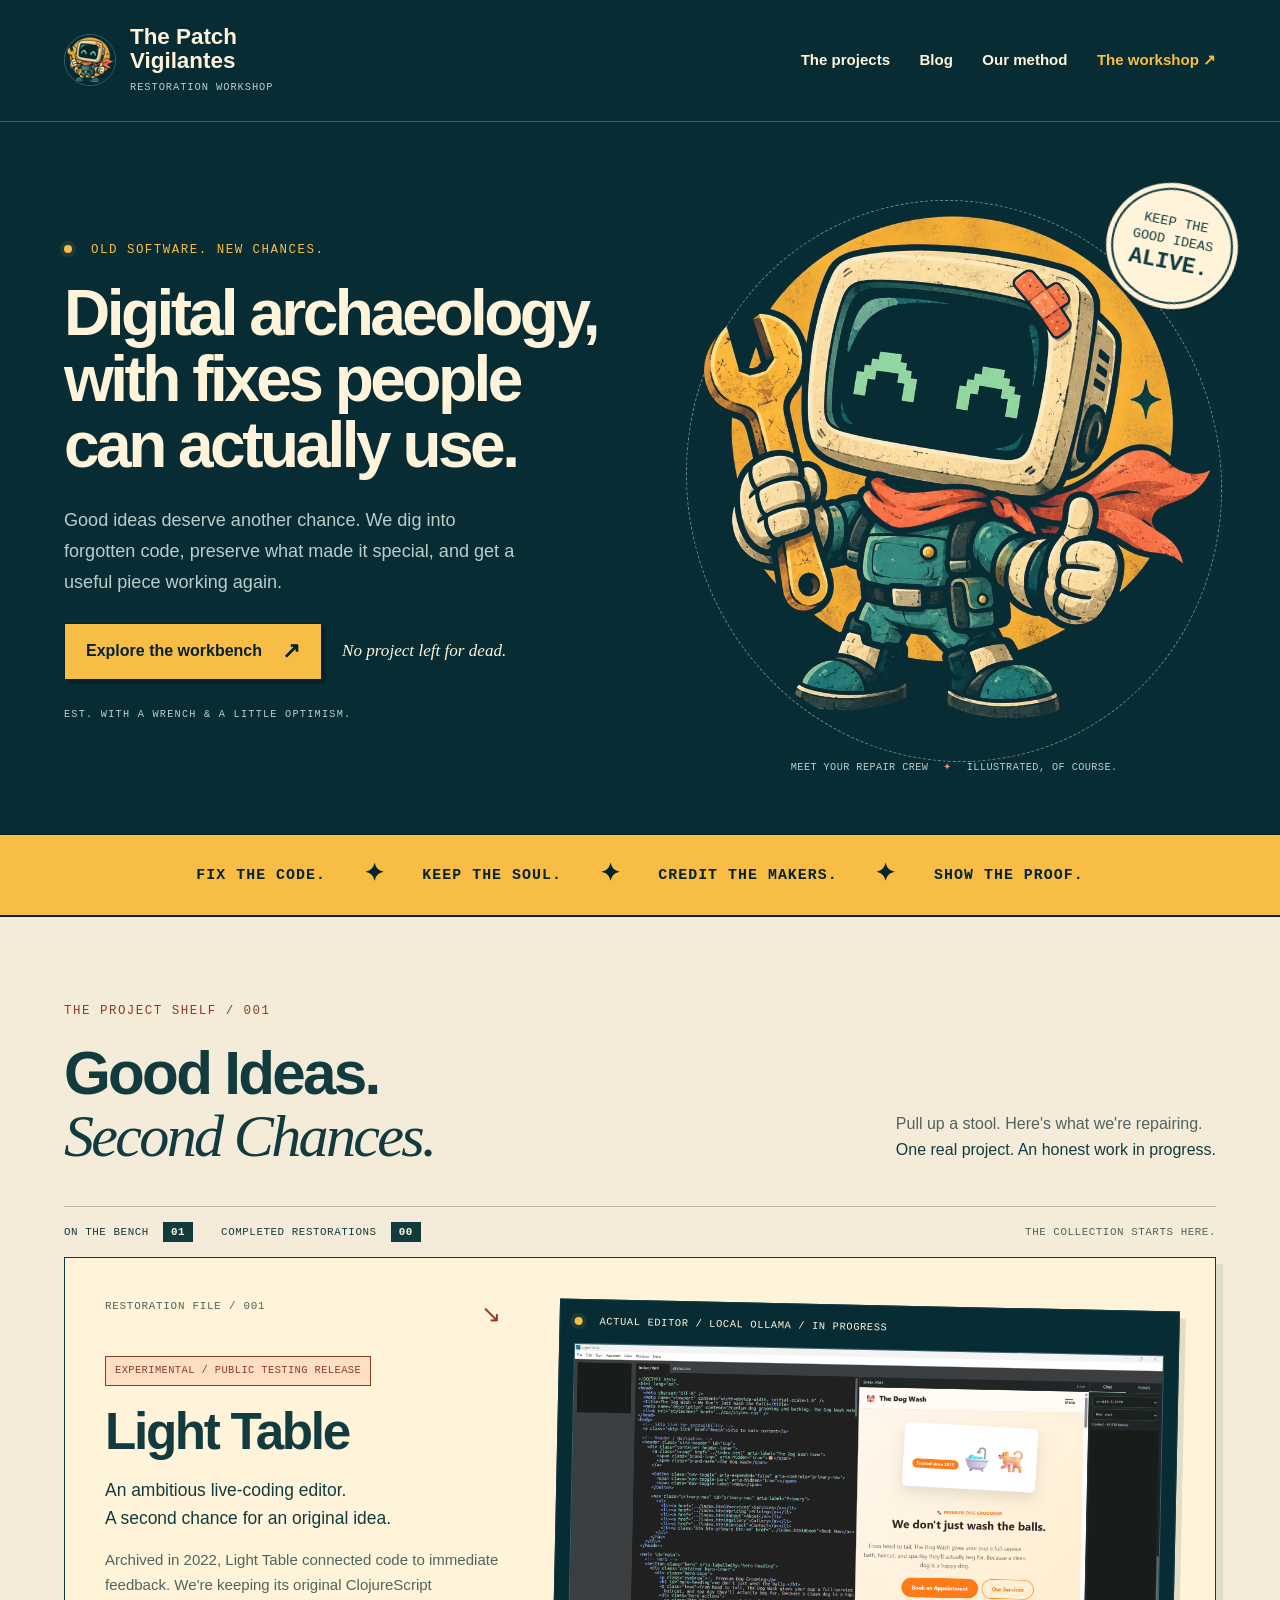
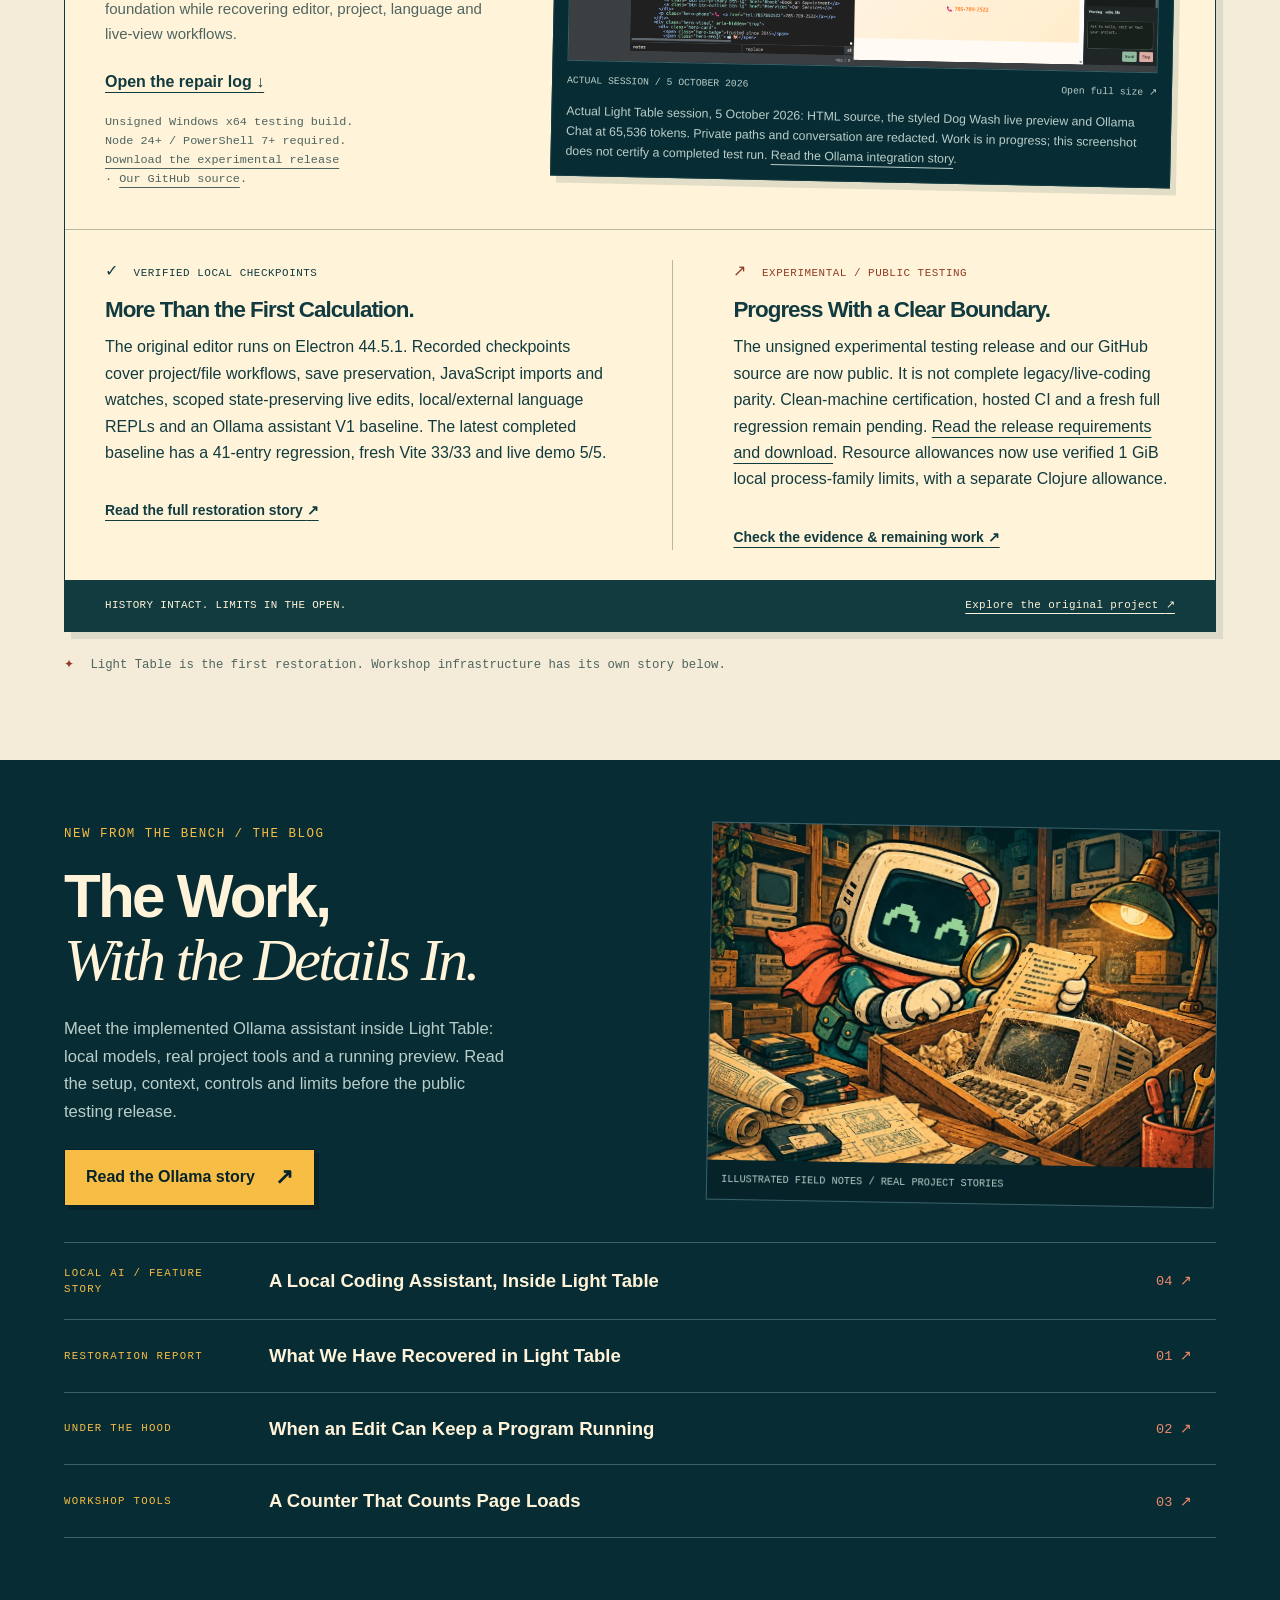
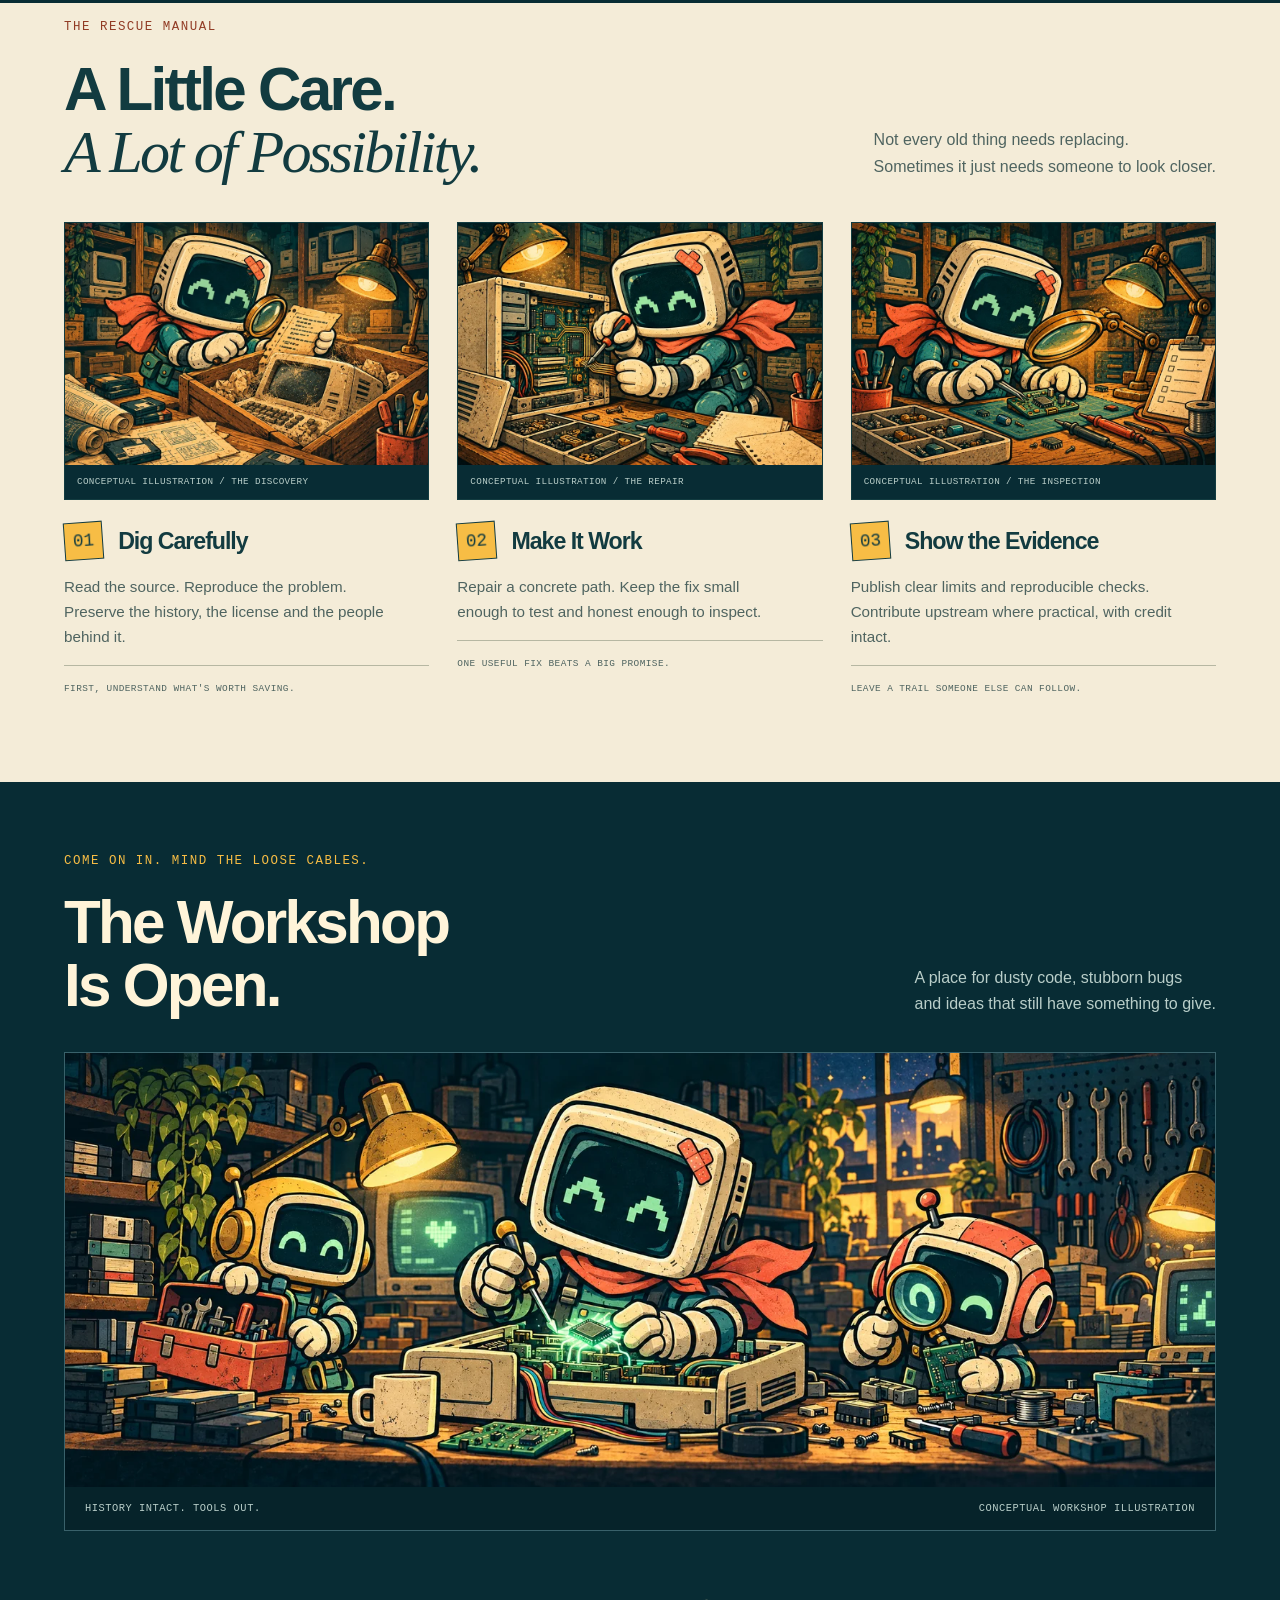
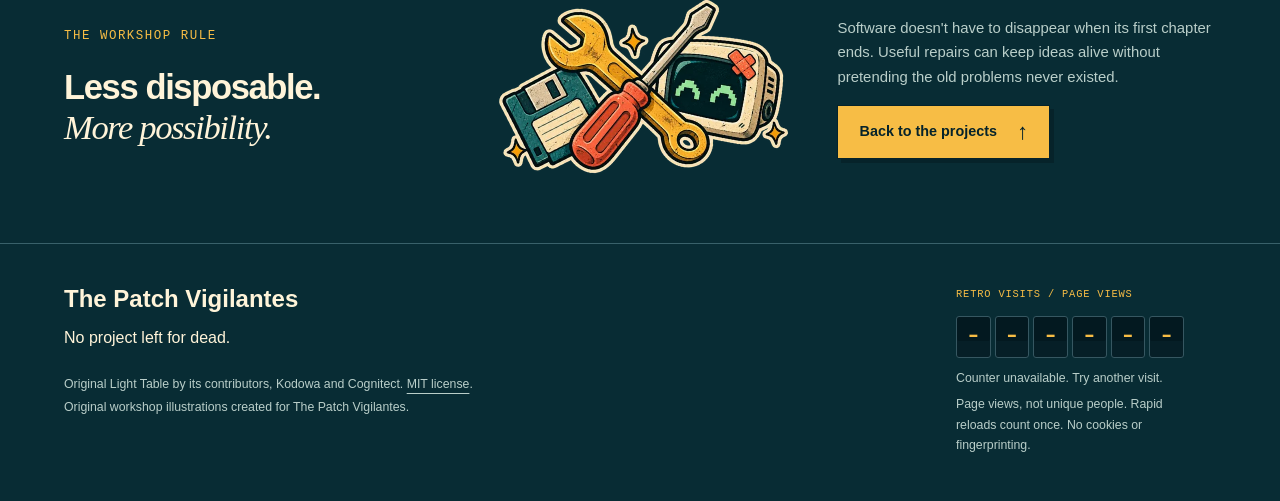
<file: index.html>
<!doctype html>
<html lang="en">
<head>
<meta charset="utf-8"><meta name="viewport" content="width=device-width, initial-scale=1">
<meta name="description" content="The Patch Vigilantes restore overlooked software with practical fixes, preserved history and honest proof. No project left for dead.">
<meta name="counter-endpoint" content="https://counter.novatec.casa/counter">
<meta name="theme-color" content="#082c34">
<title>The Patch Vigilantes - No project left for dead.</title>
<link rel="icon" type="image/png" href="assets/favicon.png">
<link rel="preload" as="image" href="assets/mascot.webp">
<link rel="stylesheet" href="styles.css"><link rel="stylesheet" href="blog/journal.css"><script src="counter.js" defer></script>
</head>
<body>
<a class="skip" href="#main">Skip to content</a><header class="top"><a class="brand" href="index.html"><img src="assets/favicon.png" width="48" height="48" alt=""><span>The Patch<br>Vigilantes<span class="brand-note">RESTORATION WORKSHOP</span></span></a><nav aria-label="Main"><a href="index.html#workbench">The projects</a><a href="blog/index.html" >Blog</a><a href="index.html#method">Our method</a><a class="nav-note" href="index.html#workshop">The workshop <span aria-hidden="true">&#8599;</span></a></nav></header>
<main id="main">
<section class="hero" aria-labelledby="headline">
<div class="hero-copy"><p class="eyebrow"><span class="pilot" aria-hidden="true"></span> OLD SOFTWARE. NEW CHANCES.</p><h1 id="headline">Digital archaeology, with fixes people can actually use.</h1><p class="lead">Good ideas deserve another chance. We dig into forgotten code, preserve what made it special, and get a useful piece working again.</p><div class="hero-actions"><a class="button" href="#workbench">Explore the workbench <span aria-hidden="true">↗</span></a><span class="tagline">No project left for dead.</span></div><p class="hero-footnote">EST. WITH A WRENCH &amp; A LITTLE OPTIMISM.</p></div>
<figure class="mascot"><div class="orbit" aria-hidden="true"></div><span class="hero-stamp" aria-hidden="true">KEEP THE<br>GOOD IDEAS<br><b>ALIVE.</b></span><img src="assets/mascot.webp" width="900" height="900" fetchpriority="high" alt="Our cheerful cream CRT mechanic with a patched screen, golden wrench, teal overalls and coral scarf."><figcaption><span>MEET YOUR REPAIR CREW</span><span aria-hidden="true">✦</span><span>ILLUSTRATED, OF COURSE.</span></figcaption></figure>
</section>
<div class="manifesto" aria-label="Workshop principles"><span>FIX THE CODE.</span><span aria-hidden="true">✦</span><span>KEEP THE SOUL.</span><span aria-hidden="true">✦</span><span>CREDIT THE MAKERS.</span><span aria-hidden="true">✦</span><span>SHOW THE PROOF.</span></div>
<section id="workbench" class="workbench" aria-labelledby="workbench-title">
<div class="section-head"><div><p class="eyebrow">THE PROJECT SHELF / 001</p><h2 id="workbench-title">Good Ideas.<br><em>Second Chances.</em></h2></div><p>Pull up a stool. Here's what we're repairing.<br><strong>One real project. An honest work in progress.</strong></p></div>
<div class="shelf-label"><span>ON THE BENCH <b>01</b></span><span>COMPLETED RESTORATIONS <b>00</b></span><span class="shelf-end">THE COLLECTION STARTS HERE.</span></div>
<article class="project" aria-labelledby="lighttable-title">
<div class="project-overview"><div class="project-title"><p class="file-label">RESTORATION FILE / 001 <span aria-hidden="true">↘</span></p><span class="status">EXPERIMENTAL / PUBLIC TESTING RELEASE</span><h3 id="lighttable-title">Light Table</h3><p class="project-deck">An ambitious live-coding editor.<br>A second chance for an original idea.</p><p>Archived in 2022, Light Table connected code to immediate feedback. We're keeping its original ClojureScript foundation while recovering editor, project, language and live-view workflows.</p><a class="text-link" href="#lighttable-evidence">Open the repair log <span aria-hidden="true">↓</span></a><p class="private-note">Unsigned Windows x64 testing build.<br>Node 24+ / PowerShell 7+ required.<br><a href="https://github.com/T24085/lighttable-revival/releases/tag/v0.9.0-revival.1">Download the experimental release</a> · <a href="https://github.com/T24085/lighttable-revival">Our GitHub source</a>.</p></div>
<figure class="proof"><div class="proof-top"><span class="pilot" aria-hidden="true"></span> ACTUAL EDITOR / LOCAL OLLAMA / IN PROGRESS</div><a href="assets/lighttable-ollama-session-redacted-20261005.png" aria-label="Open the actual Light Table and Ollama session screenshot at full size"><img src="assets/lighttable-ollama-session-redacted-20261005.png" width="1920" height="1032" loading="lazy" decoding="async" alt="Actual Light Table editor with HTML source, a styled Dog Wash website live preview and the local Ornith 1.5 9B Ollama chat dock. The assistant is working; private paths and conversation are covered with solid boxes."></a><figcaption><span>ACTUAL SESSION / 5 OCTOBER 2026</span><span>Open full size &#8599;</span></figcaption><p class="proof-note">Actual Light Table session, 5 October 2026: HTML source, the styled Dog Wash live preview and Ollama Chat at 65,536 tokens. Private paths and conversation are redacted. Work is in progress; this screenshot does not certify a completed test run. <a href="blog/ollama-inside-light-table.html">Read the Ollama integration story</a>.</p></figure></div>
<div id="lighttable-evidence" class="repair-log"><div><p class="log-label"><span aria-hidden="true">&#10003;</span> VERIFIED LOCAL CHECKPOINTS</p><h4>More Than the First Calculation.</h4><p>The original editor runs on Electron 44.5.1. Recorded checkpoints cover project/file workflows, save preservation, JavaScript imports and watches, scoped state-preserving live edits, local/external language REPLs and an Ollama assistant V1 baseline. The latest completed baseline has a 41-entry regression, fresh Vite 33/33 and live demo 5/5.</p><a class="text-link" href="blog/light-table-restoration.html">Read the full restoration story <span aria-hidden="true">&#8599;</span></a></div><div><p class="log-label pending"><span aria-hidden="true">&#8599;</span> EXPERIMENTAL / PUBLIC TESTING</p><h4>Progress With a Clear Boundary.</h4><p>The unsigned experimental testing release and our GitHub source are now public. It is not complete legacy/live-coding parity. Clean-machine certification, hosted CI and a fresh full regression remain pending. <a href="https://github.com/T24085/lighttable-revival/releases/tag/v0.9.0-revival.1">Read the release requirements and download</a>. Resource allowances now use verified 1 GiB local process-family limits, with a separate Clojure allowance.</p><a class="text-link" href="blog/evidence.html">Check the evidence &amp; remaining work <span aria-hidden="true">&#8599;</span></a></div></div>
<div class="project-bottom"><span>HISTORY INTACT. LIMITS IN THE OPEN.</span><a href="https://github.com/LightTable/LightTable">Explore the original project <span aria-hidden="true">↗</span></a></div>
</article>
<p class="shelf-note"><span aria-hidden="true">✦</span> Light Table is the first restoration. Workshop infrastructure has its own story below.</p>
</section>
<section class="home-journal" aria-labelledby="home-blog-title"><div class="home-journal-intro"><div><p class="eyebrow">NEW FROM THE BENCH / THE BLOG</p><h2 id="home-blog-title">The Work,<br><em>With the Details In.</em></h2><p>Meet the implemented Ollama assistant inside Light Table: local models, real project tools and a running preview. Read the setup, context, controls and limits before the public testing release.</p><a class="button" href="blog/ollama-inside-light-table.html">Read the Ollama story <span aria-hidden="true">&#8599;</span></a></div><figure><img src="assets/discovery.webp" width="900" height="600" loading="lazy" alt="Conceptual illustration of our CRT mechanic investigating a forgotten computer."><figcaption>ILLUSTRATED FIELD NOTES / REAL PROJECT STORIES</figcaption></figure></div><nav class="home-story-links" aria-label="Latest blog stories"><a href="blog/ollama-inside-light-table.html"><span class="eyebrow">LOCAL AI / FEATURE STORY</span><strong>A Local Coding Assistant, Inside Light Table</strong><span class="teaser-number" aria-hidden="true">04 &#8599;</span></a><a href="blog/light-table-restoration.html"><span class="eyebrow">RESTORATION REPORT</span><strong>What We Have Recovered in Light Table</strong><span class="teaser-number" aria-hidden="true">01 &#8599;</span></a><a href="blog/live-editing-without-losing-state.html"><span class="eyebrow">UNDER THE HOOD</span><strong>When an Edit Can Keep a Program Running</strong><span class="teaser-number" aria-hidden="true">02 &#8599;</span></a><a href="blog/page-views-without-a-fake-count.html"><span class="eyebrow">WORKSHOP TOOLS</span><strong>A Counter That Counts Page Loads</strong><span class="teaser-number" aria-hidden="true">03 &#8599;</span></a></nav></section>
<section id="method" class="method" aria-labelledby="method-title">
<div class="section-head"><div><p class="eyebrow">THE RESCUE MANUAL</p><h2 id="method-title">A Little Care.<br><em>A Lot of Possibility.</em></h2></div><p>Not every old thing needs replacing.<br>Sometimes it just needs someone to look closer.</p></div>
<ol class="process"><li><figure><img src="assets/discovery.webp" width="900" height="600" loading="lazy" alt="Conceptual illustration: our CRT mechanic brushes dust from a forgotten computer and studies its source notes."><figcaption>CONCEPTUAL ILLUSTRATION / THE DISCOVERY</figcaption></figure><div class="step-heading"><span>01</span><h3>Dig Carefully</h3></div><p>Read the source. Reproduce the problem. Preserve the history, the license and the people behind it.</p><span class="step-note">FIRST, UNDERSTAND WHAT'S WORTH SAVING.</span></li><li><figure><img src="assets/repair.webp" width="900" height="600" loading="lazy" alt="Conceptual illustration: the CRT mechanic makes one precise connection inside an open computer."><figcaption>CONCEPTUAL ILLUSTRATION / THE REPAIR</figcaption></figure><div class="step-heading"><span>02</span><h3>Make It Work</h3></div><p>Repair a concrete path. Keep the fix small enough to test and honest enough to inspect.</p><span class="step-note">ONE USEFUL FIX BEATS A BIG PROMISE.</span></li><li><figure><img src="assets/evidence.webp" width="900" height="600" loading="lazy" alt="Conceptual illustration: our CRT mechanic inspects a small circuit board using a magnifier and test probes."><figcaption>CONCEPTUAL ILLUSTRATION / THE INSPECTION</figcaption></figure><div class="step-heading"><span>03</span><h3>Show the Evidence</h3></div><p>Publish clear limits and reproducible checks. Contribute upstream where practical, with credit intact.</p><span class="step-note">LEAVE A TRAIL SOMEONE ELSE CAN FOLLOW.</span></li></ol>
</section>
<section id="workshop" class="workshop" aria-labelledby="workshop-title"><div class="workshop-heading"><div><p class="eyebrow">COME ON IN. MIND THE LOOSE CABLES.</p><h2 id="workshop-title">The Workshop<br>Is Open.</h2></div><p>A place for dusty code, stubborn bugs<br>and ideas that still have something to give.</p></div><figure class="workshop-art"><img src="assets/workshop.webp" width="1600" height="603" loading="lazy" alt="Conceptual illustration of three friendly CRT mechanics at a warm workbench filled with old computers, repair tools and lamps."><figcaption><span>HISTORY INTACT. TOOLS OUT.</span><span>CONCEPTUAL WORKSHOP ILLUSTRATION</span></figcaption></figure><div class="workshop-closing"><div><p class="eyebrow">THE WORKSHOP RULE</p><p class="closing-line">Less disposable.<br><em>More possibility.</em></p></div><img class="toolkit" src="assets/toolkit.webp" width="520" height="360" loading="lazy" alt=""><div class="closing-note"><p>Software doesn't have to disappear when its first chapter ends. Useful repairs can keep ideas alive without pretending the old problems never existed.</p><a class="button" href="#workbench">Back to the projects <span aria-hidden="true">↑</span></a></div></div></section>
</main>
<footer><div><a class="footer-brand" href="#main">The Patch Vigilantes</a><p>No project left for dead.</p><p class="credit">Original Light Table by its contributors, Kodowa and Cognitect. <a href="https://github.com/LightTable/LightTable/blob/develop/LICENSE.md">MIT license</a>.<br>Original workshop illustrations created for The Patch Vigilantes.</p></div><div class="counter-wrap" id="visit-counter"><span class="counter-label">RETRO VISITS / PAGE VIEWS</span><div id="counter-digits" class="digits" aria-hidden="true"><span>-</span><span>-</span><span>-</span><span>-</span><span>-</span><span>-</span></div><p id="counter-status" role="status">Counter unavailable.</p><p class="counter-fine">Page views, not unique people. Rapid reloads count once. No cookies or fingerprinting.</p></div></footer>
</body></html>
</file>
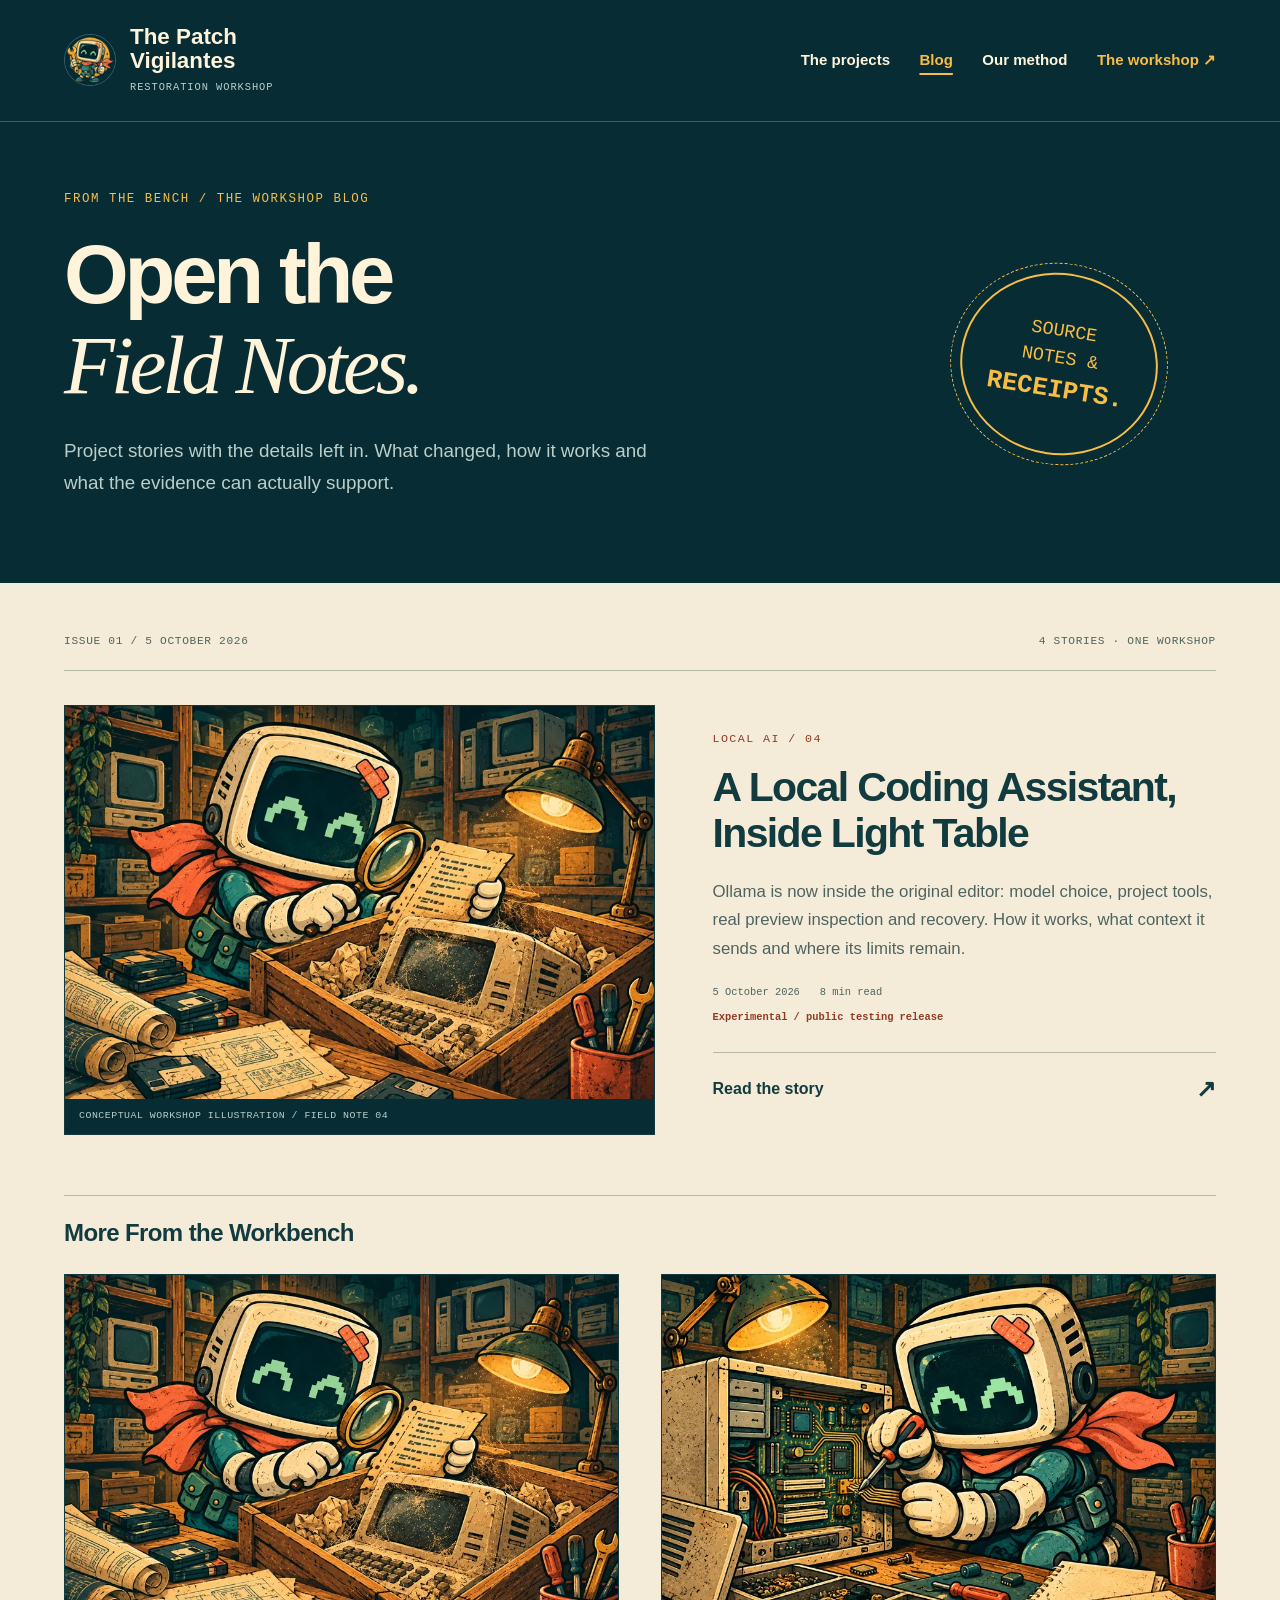
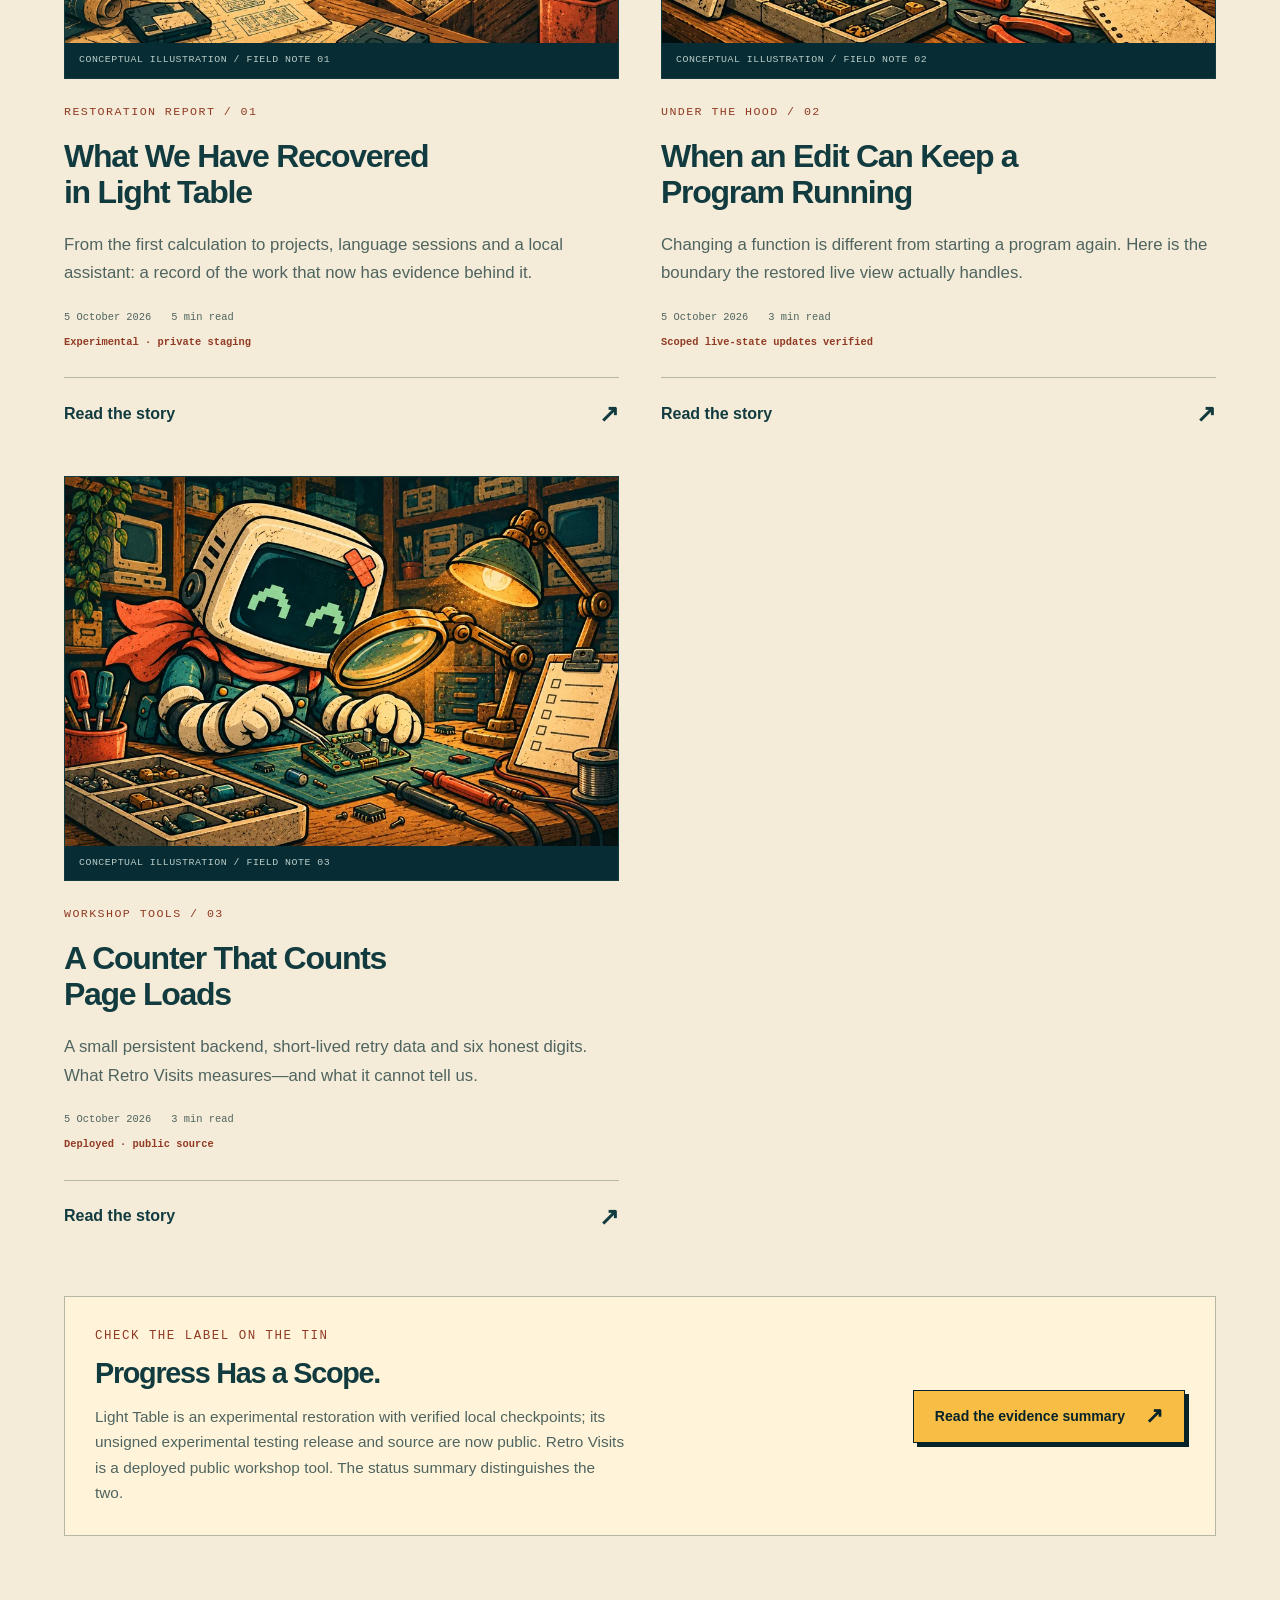
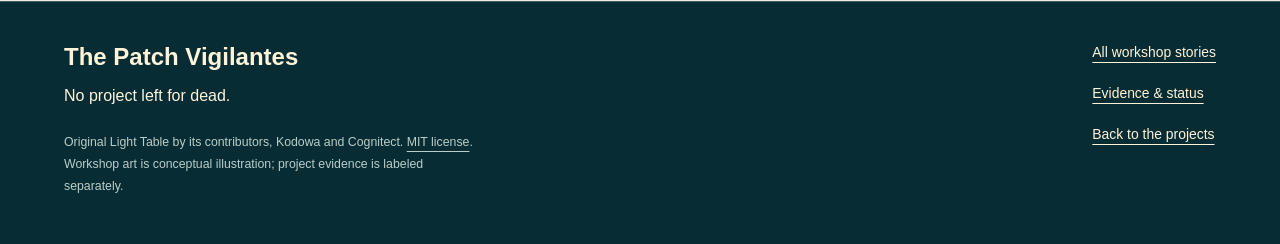
<file: blog/index.html>
<!doctype html><html lang="en"><head><meta charset="utf-8"><meta name="viewport" content="width=device-width, initial-scale=1"><meta name="description" content="Ollama inside Light Table, restoration stories, live-editing mechanics and the public Retro Visits counter."><meta name="theme-color" content="#082c34"><title>Workshop Blog | The Patch Vigilantes</title><link rel="icon" type="image/png" href="../assets/favicon.png"><link rel="stylesheet" href="../styles.css"><link rel="stylesheet" href="journal.css"></head><body><a class="skip" href="#main">Skip to content</a><header class="top"><a class="brand" href="../index.html"><img src="../assets/favicon.png" width="48" height="48" alt=""><span>The Patch<br>Vigilantes<span class="brand-note">RESTORATION WORKSHOP</span></span></a><nav aria-label="Main"><a href="../index.html#workbench">The projects</a><a href="index.html" aria-current="page">Blog</a><a href="../index.html#method">Our method</a><a class="nav-note" href="../index.html#workshop">The workshop <span aria-hidden="true">&#8599;</span></a></nav></header><main id="main" class="journal-main"><section class="journal-masthead index-masthead"><div><p class="eyebrow">FROM THE BENCH / THE WORKSHOP BLOG</p><h1>Open the<br><em>Field Notes.</em></h1><p class="article-deck">Project stories with the details left in. What changed, how it works and what the evidence can actually support.</p></div><div class="journal-seal" aria-hidden="true">SOURCE<br>NOTES &amp;<br><b>RECEIPTS.</b></div></section><div class="journal-index-paper"><div class="index-label"><span>ISSUE 01 / 5 OCTOBER 2026</span><span>4 STORIES · ONE WORKSHOP</span></div><a class="story featured-story" href="ollama-inside-light-table.html"><figure><img src="../assets/discovery.webp" width="900" height="600" fetchpriority="high" alt=""><figcaption>CONCEPTUAL WORKSHOP ILLUSTRATION / FIELD NOTE 04</figcaption></figure><div class="story-copy"><p class="eyebrow">LOCAL AI / 04</p><h2>A Local Coding Assistant, Inside Light Table</h2><p>Ollama is now inside the original editor: model choice, project tools, real preview inspection and recovery. How it works, what context it sends and where its limits remain.</p><div class="article-meta"><time datetime="2026-10-05">5 October 2026</time><span>8 min read</span><span class="article-state">Experimental / public testing release</span></div><span class="story-read">Read the story <span aria-hidden="true">&#8599;</span></span></div></a><section class="more-stories" aria-labelledby="more-title"><h2 id="more-title" class="small-section-title">More From the Workbench</h2><div class="story-grid"><a class="story " href="light-table-restoration.html"><figure><img src="../assets/discovery.webp" width="900" height="600" loading="lazy" alt=""><figcaption>CONCEPTUAL ILLUSTRATION / FIELD NOTE 01</figcaption></figure><div class="story-copy"><p class="eyebrow">RESTORATION REPORT / 01</p><h2>What We Have Recovered in Light Table</h2><p>From the first calculation to projects, language sessions and a local assistant: a record of the work that now has evidence behind it.</p><div class="article-meta"><time datetime="2026-10-05">5 October 2026</time><span>5 min read</span><span class="article-state">Experimental · private staging</span></div><span class="story-read">Read the story <span aria-hidden="true">&#8599;</span></span></div></a><a class="story " href="live-editing-without-losing-state.html"><figure><img src="../assets/repair.webp" width="900" height="600" loading="lazy" alt=""><figcaption>CONCEPTUAL ILLUSTRATION / FIELD NOTE 02</figcaption></figure><div class="story-copy"><p class="eyebrow">UNDER THE HOOD / 02</p><h2>When an Edit Can Keep a Program Running</h2><p>Changing a function is different from starting a program again. Here is the boundary the restored live view actually handles.</p><div class="article-meta"><time datetime="2026-10-05">5 October 2026</time><span>3 min read</span><span class="article-state">Scoped live-state updates verified</span></div><span class="story-read">Read the story <span aria-hidden="true">&#8599;</span></span></div></a><a class="story " href="page-views-without-a-fake-count.html"><figure><img src="../assets/evidence.webp" width="900" height="600" loading="lazy" alt=""><figcaption>CONCEPTUAL ILLUSTRATION / FIELD NOTE 03</figcaption></figure><div class="story-copy"><p class="eyebrow">WORKSHOP TOOLS / 03</p><h2>A Counter That Counts Page Loads</h2><p>A small persistent backend, short-lived retry data and six honest digits. What Retro Visits measures—and what it cannot tell us.</p><div class="article-meta"><time datetime="2026-10-05">5 October 2026</time><span>3 min read</span><span class="article-state">Deployed · public source</span></div><span class="story-read">Read the story <span aria-hidden="true">&#8599;</span></span></div></a></div></section><aside class="index-evidence"><div><p class="eyebrow">CHECK THE LABEL ON THE TIN</p><h2>Progress Has a Scope.</h2><p>Light Table is an experimental restoration with verified local checkpoints; its unsigned experimental testing release and source are now public. Retro Visits is a deployed public workshop tool. The status summary distinguishes the two.</p></div><a class="button" href="evidence.html">Read the evidence summary <span aria-hidden="true">&#8599;</span></a></aside></div></main><footer class="journal-footer"><div><a class="footer-brand" href="../index.html">The Patch Vigilantes</a><p>No project left for dead.</p><p class="credit">Original Light Table by its contributors, Kodowa and Cognitect. <a href="https://github.com/LightTable/LightTable/blob/develop/LICENSE.md">MIT license</a>.<br>Workshop art is conceptual illustration; project evidence is labeled separately.</p></div><nav aria-label="Footer"><a href="index.html">All workshop stories</a><a href="evidence.html">Evidence &amp; status</a><a href="../index.html#workbench">Back to the projects</a></nav></footer></body></html>
</file>
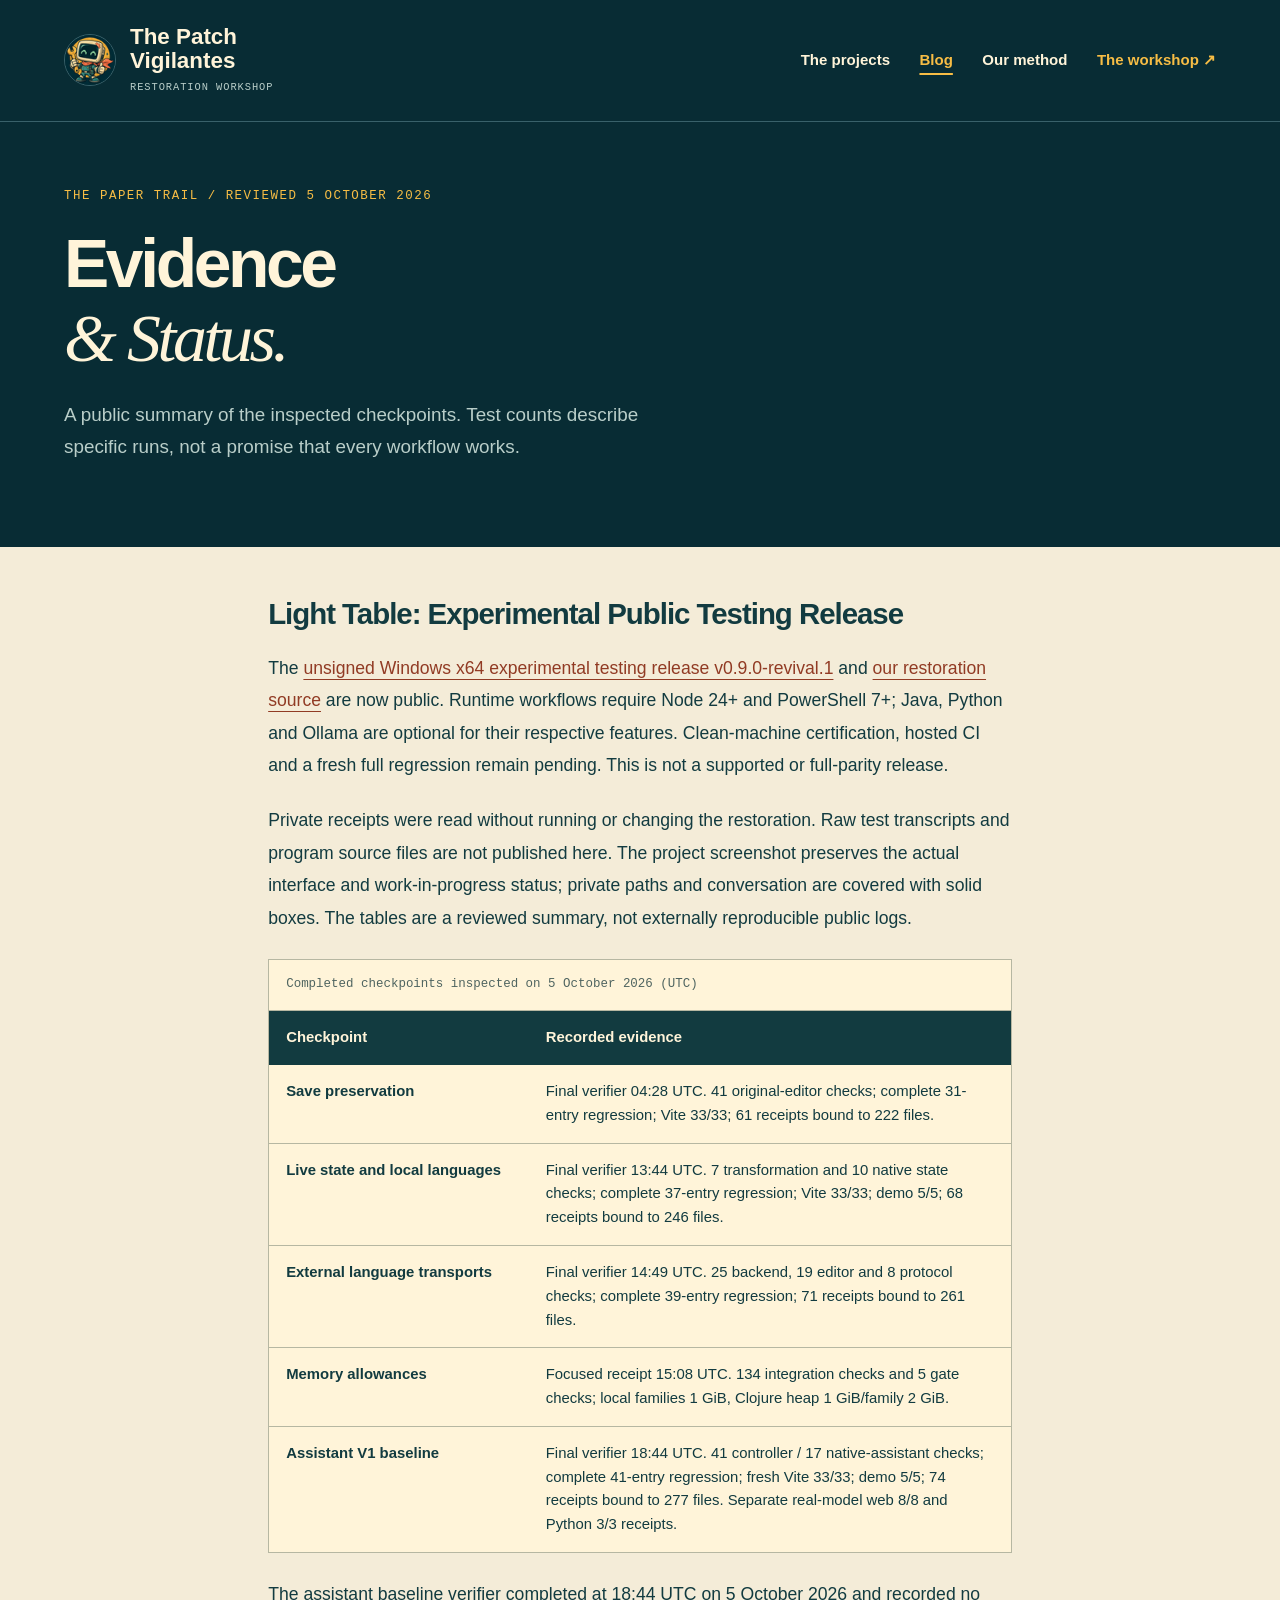
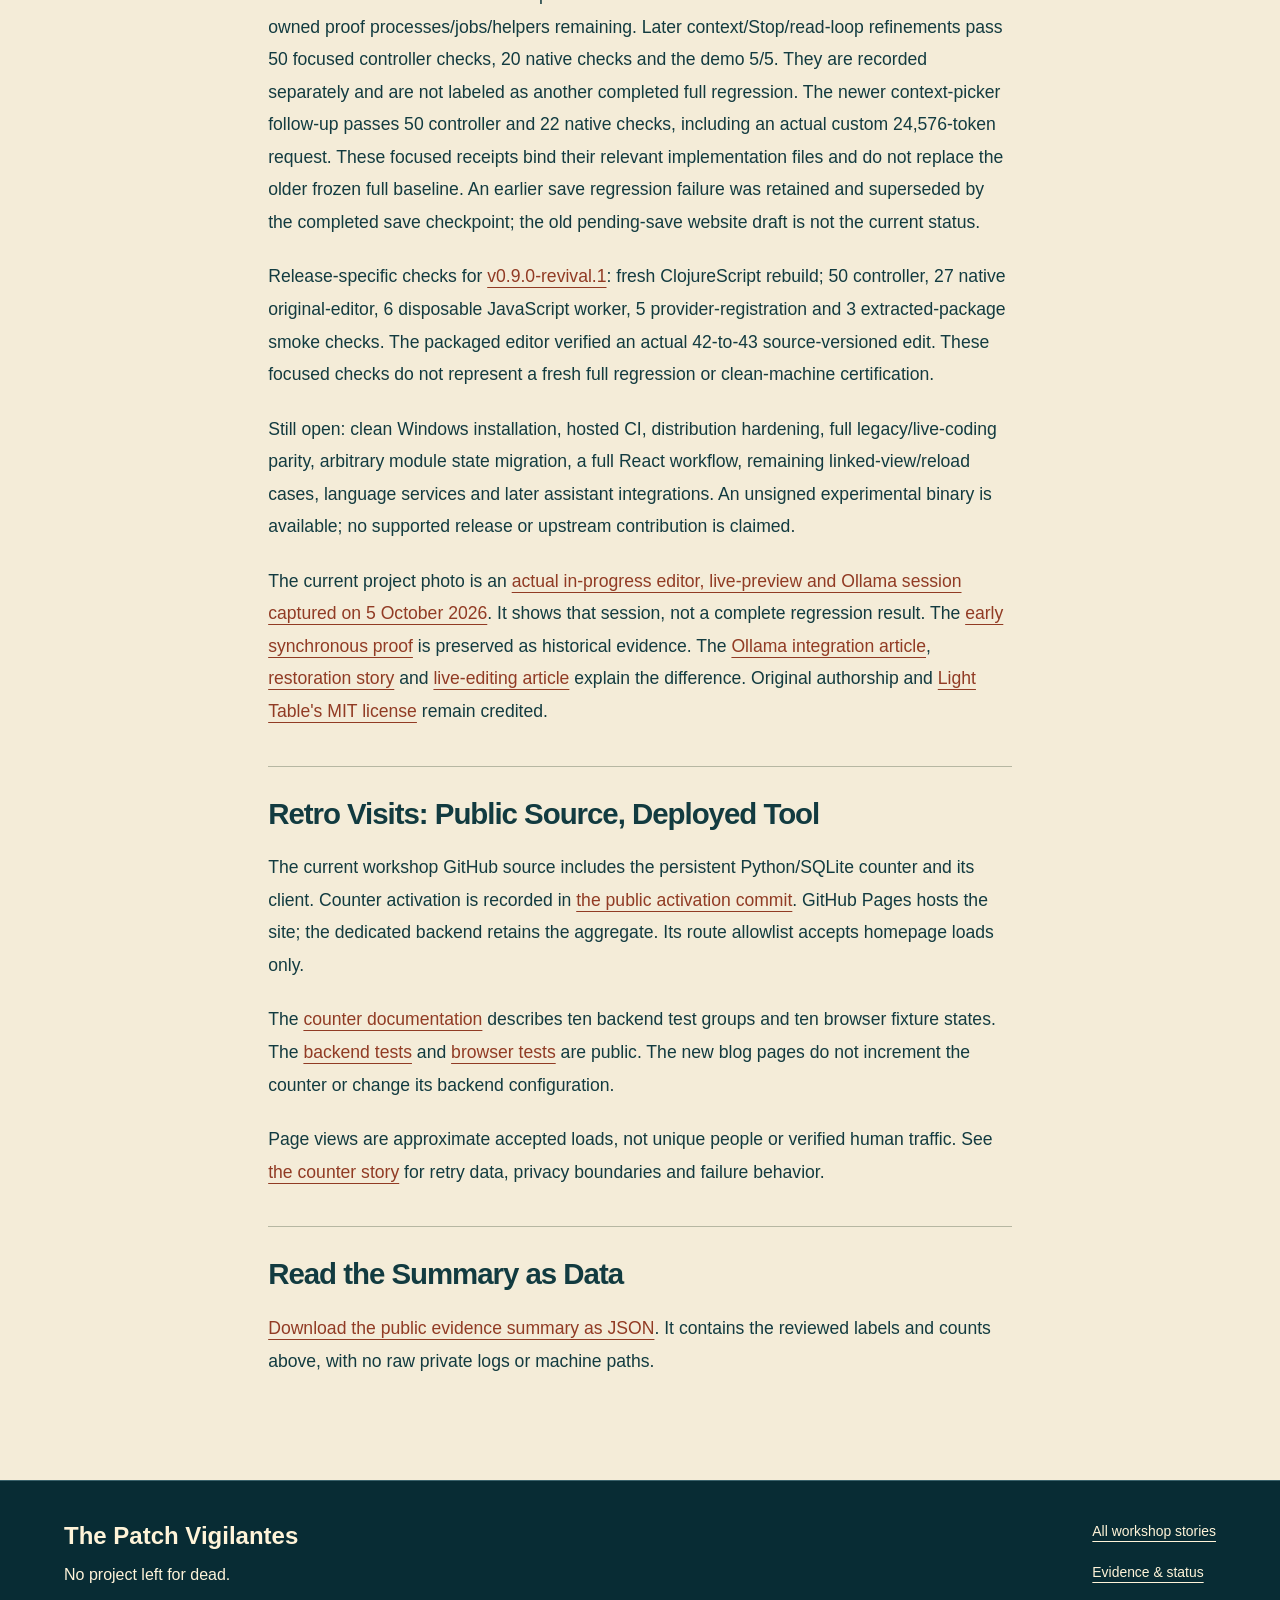
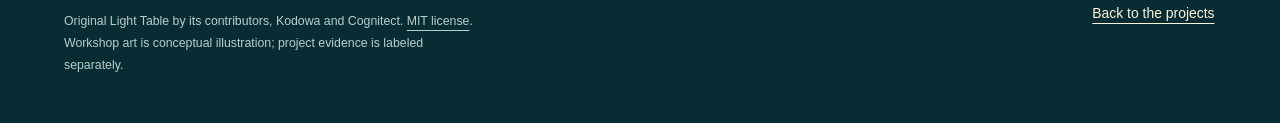
<file: blog/evidence.html>
<!doctype html><html lang="en"><head><meta charset="utf-8"><meta name="viewport" content="width=device-width, initial-scale=1"><meta name="description" content="Reviewed scope and test evidence for Light Table local staging and the public workshop page-view counter."><meta name="theme-color" content="#082c34"><title>Evidence & Status | The Patch Vigilantes</title><link rel="icon" type="image/png" href="../assets/favicon.png"><link rel="stylesheet" href="../styles.css"><link rel="stylesheet" href="journal.css"></head><body><a class="skip" href="#main">Skip to content</a><header class="top"><a class="brand" href="../index.html"><img src="../assets/favicon.png" width="48" height="48" alt=""><span>The Patch<br>Vigilantes<span class="brand-note">RESTORATION WORKSHOP</span></span></a><nav aria-label="Main"><a href="../index.html#workbench">The projects</a><a href="index.html" aria-current="location">Blog</a><a href="../index.html#method">Our method</a><a class="nav-note" href="../index.html#workshop">The workshop <span aria-hidden="true">&#8599;</span></a></nav></header><main id="main" class="journal-main"><div class="journal-masthead evidence-masthead"><p class="eyebrow">THE PAPER TRAIL / REVIEWED 5 OCTOBER 2026</p><h1>Evidence<br><em>&amp; Status.</em></h1><p class="article-deck">A public summary of the inspected checkpoints. Test counts describe specific runs, not a promise that every workflow works.</p></div><div class="article-paper evidence-paper"><article class="article-body"><section id="light-table"><h2>Light Table: Experimental Public Testing Release</h2><p>The <a href="https://github.com/T24085/lighttable-revival/releases/tag/v0.9.0-revival.1">unsigned Windows x64 experimental testing release v0.9.0-revival.1</a> and <a href="https://github.com/T24085/lighttable-revival">our restoration source</a> are now public. Runtime workflows require Node 24+ and PowerShell 7+; Java, Python and Ollama are optional for their respective features. Clean-machine certification, hosted CI and a fresh full regression remain pending. This is not a supported or full-parity release.</p><p>Private receipts were read without running or changing the restoration. Raw test transcripts and program source files are not published here. The project screenshot preserves the actual interface and work-in-progress status; private paths and conversation are covered with solid boxes. The tables are a reviewed summary, not externally reproducible public logs.</p><div class="table-scroll" tabindex="0" role="region" aria-label="Light Table verification checkpoints"><table><caption>Completed checkpoints inspected on 5 October 2026 (UTC)</caption><thead><tr><th scope="col">Checkpoint</th><th scope="col">Recorded evidence</th></tr></thead><tbody><tr><th scope="row">Save preservation</th><td>Final verifier 04:28 UTC. 41 original-editor checks; complete 31-entry regression; Vite 33/33; 61 receipts bound to 222 files.</td></tr><tr id="live-state"><th scope="row">Live state and local languages</th><td>Final verifier 13:44 UTC. 7 transformation and 10 native state checks; complete 37-entry regression; Vite 33/33; demo 5/5; 68 receipts bound to 246 files.</td></tr><tr><th scope="row">External language transports</th><td>Final verifier 14:49 UTC. 25 backend, 19 editor and 8 protocol checks; complete 39-entry regression; 71 receipts bound to 261 files.</td></tr><tr><th scope="row">Memory allowances</th><td>Focused receipt 15:08 UTC. 134 integration checks and 5 gate checks; local families 1 GiB, Clojure heap 1 GiB/family 2 GiB.</td></tr><tr><th scope="row">Assistant V1 baseline</th><td>Final verifier 18:44 UTC. 41 controller / 17 native-assistant checks; complete 41-entry regression; fresh Vite 33/33; demo 5/5; 74 receipts bound to 277 files. Separate real-model web 8/8 and Python 3/3 receipts.</td></tr></tbody></table></div><p>The assistant baseline verifier completed at <time datetime="2026-10-05T18:44:11Z">18:44 UTC on 5 October 2026</time> and recorded no owned proof processes/jobs/helpers remaining. Later context/Stop/read-loop refinements pass 50 focused controller checks, 20 native checks and the demo 5/5. They are recorded separately and are not labeled as another completed full regression. The newer context-picker follow-up passes 50 controller and 22 native checks, including an actual custom 24,576-token request. These focused receipts bind their relevant implementation files and do not replace the older frozen full baseline. An earlier save regression failure was retained and superseded by the completed save checkpoint; the old pending-save website draft is not the current status.</p><p>Release-specific checks for <a href="https://github.com/T24085/lighttable-revival/releases/tag/v0.9.0-revival.1">v0.9.0-revival.1</a>: fresh ClojureScript rebuild; 50 controller, 27 native original-editor, 6 disposable JavaScript worker, 5 provider-registration and 3 extracted-package smoke checks. The packaged editor verified an actual 42-to-43 source-versioned edit. These focused checks do not represent a fresh full regression or clean-machine certification.</p><p>Still open: clean Windows installation, hosted CI, distribution hardening, full legacy/live-coding parity, arbitrary module state migration, a full React workflow, remaining linked-view/reload cases, language services and later assistant integrations. An unsigned experimental binary is available; no supported release or upstream contribution is claimed.</p><p>The current project photo is an <a href="../assets/lighttable-ollama-session-redacted-20261005.png">actual in-progress editor, live-preview and Ollama session captured on 5 October 2026</a>. It shows that session, not a complete regression result. The <a href="../assets/lighttable-proof.png">early synchronous proof</a> is preserved as historical evidence. The <a href="ollama-inside-light-table.html">Ollama integration article</a>, <a href="light-table-restoration.html">restoration story</a> and <a href="live-editing-without-losing-state.html">live-editing article</a> explain the difference. Original authorship and <a href="https://github.com/LightTable/LightTable/blob/develop/LICENSE.md">Light Table's MIT license</a> remain credited.</p></section><section id="counter"><h2>Retro Visits: Public Source, Deployed Tool</h2><p>The current workshop GitHub source includes the persistent Python/SQLite counter and its client. Counter activation is recorded in <a href="https://github.com/T24085/patch-vigilantes/commit/54730432c694ab4ddaa00becbe97687bf1c31b42">the public activation commit</a>. GitHub Pages hosts the site; the dedicated backend retains the aggregate. Its route allowlist accepts homepage loads only.</p><p>The <a href="https://github.com/T24085/patch-vigilantes/blob/main/COUNTER.md">counter documentation</a> describes ten backend test groups and ten browser fixture states. The <a href="https://github.com/T24085/patch-vigilantes/blob/main/test/counter_python.py">backend tests</a> and <a href="https://github.com/T24085/patch-vigilantes/blob/main/test/counter_browser.cjs">browser tests</a> are public. The new blog pages do not increment the counter or change its backend configuration.</p><p>Page views are approximate accepted loads, not unique people or verified human traffic. See <a href="page-views-without-a-fake-count.html">the counter story</a> for retry data, privacy boundaries and failure behavior.</p></section><section><h2>Read the Summary as Data</h2><p><a href="evidence.json">Download the public evidence summary as JSON</a>. It contains the reviewed labels and counts above, with no raw private logs or machine paths.</p></section></article></div></main><footer class="journal-footer"><div><a class="footer-brand" href="../index.html">The Patch Vigilantes</a><p>No project left for dead.</p><p class="credit">Original Light Table by its contributors, Kodowa and Cognitect. <a href="https://github.com/LightTable/LightTable/blob/develop/LICENSE.md">MIT license</a>.<br>Workshop art is conceptual illustration; project evidence is labeled separately.</p></div><nav aria-label="Footer"><a href="index.html">All workshop stories</a><a href="evidence.html">Evidence &amp; status</a><a href="../index.html#workbench">Back to the projects</a></nav></footer></body></html>
</file>
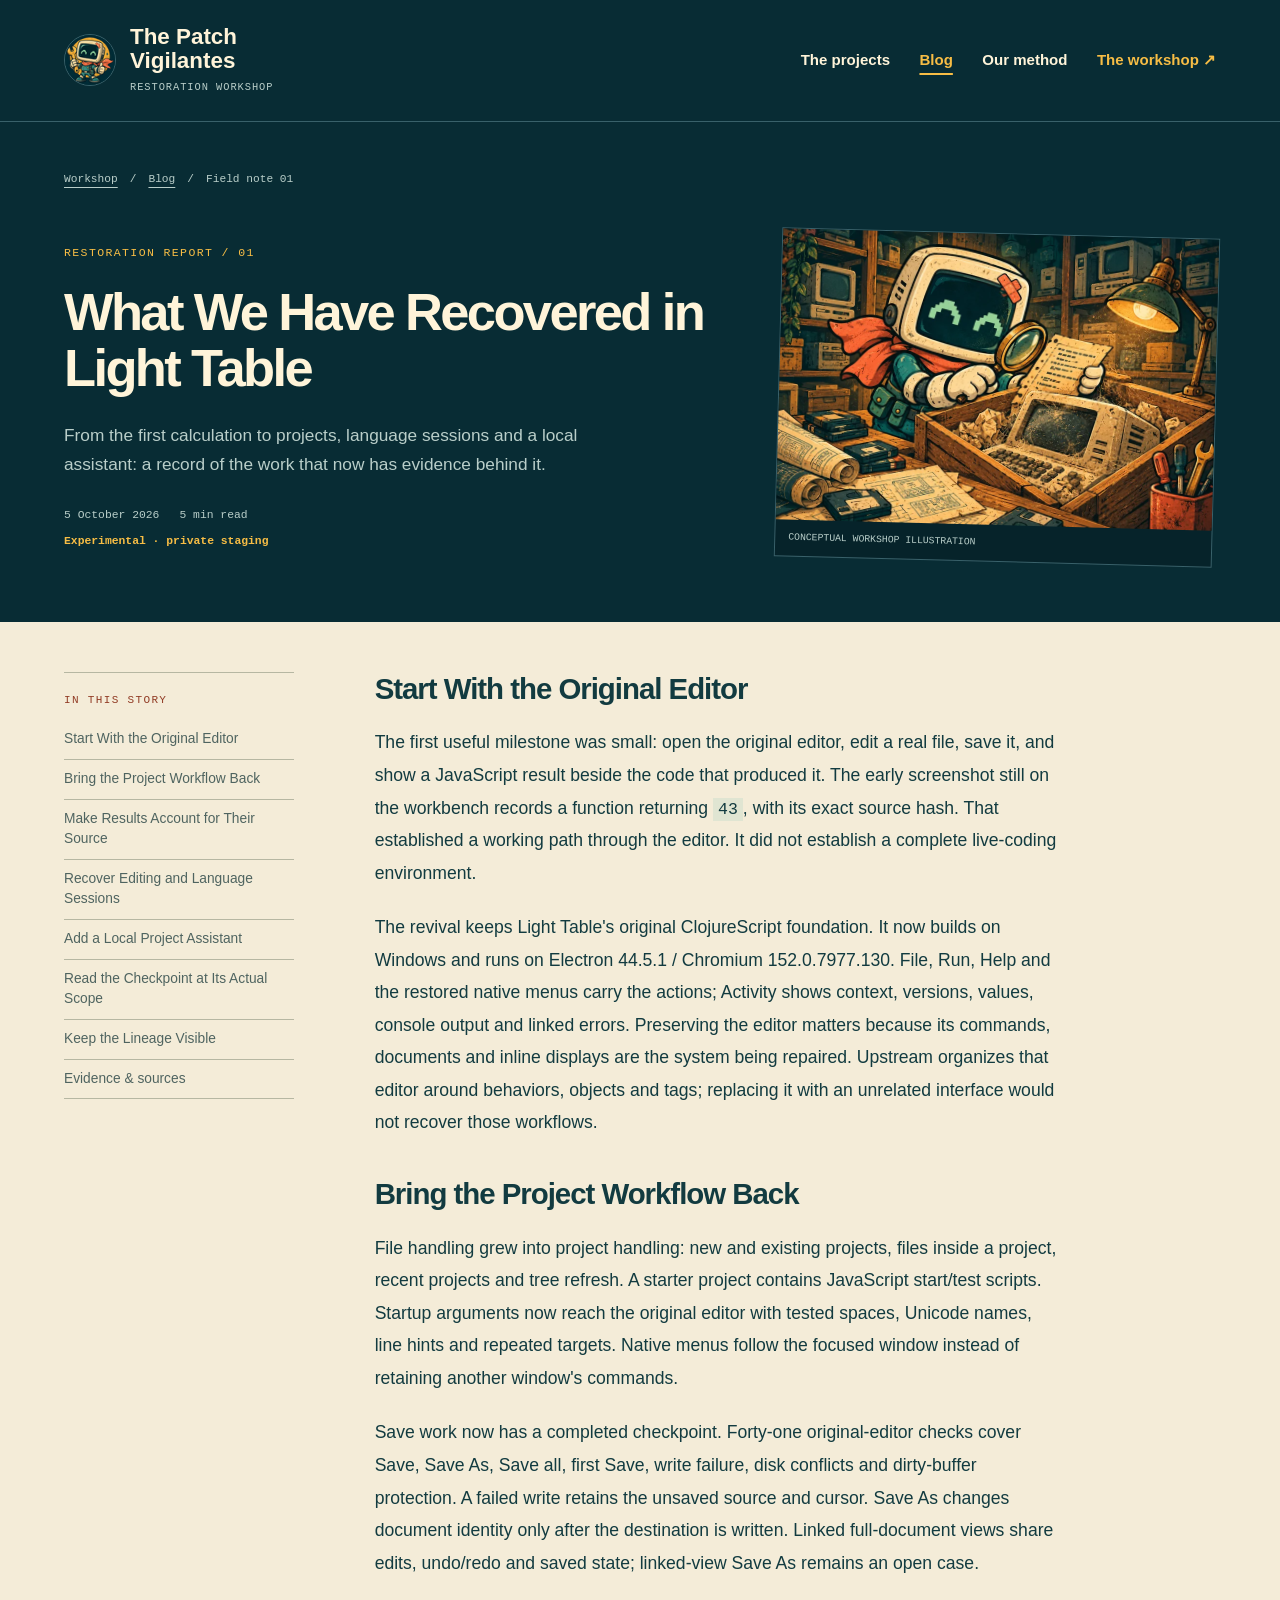
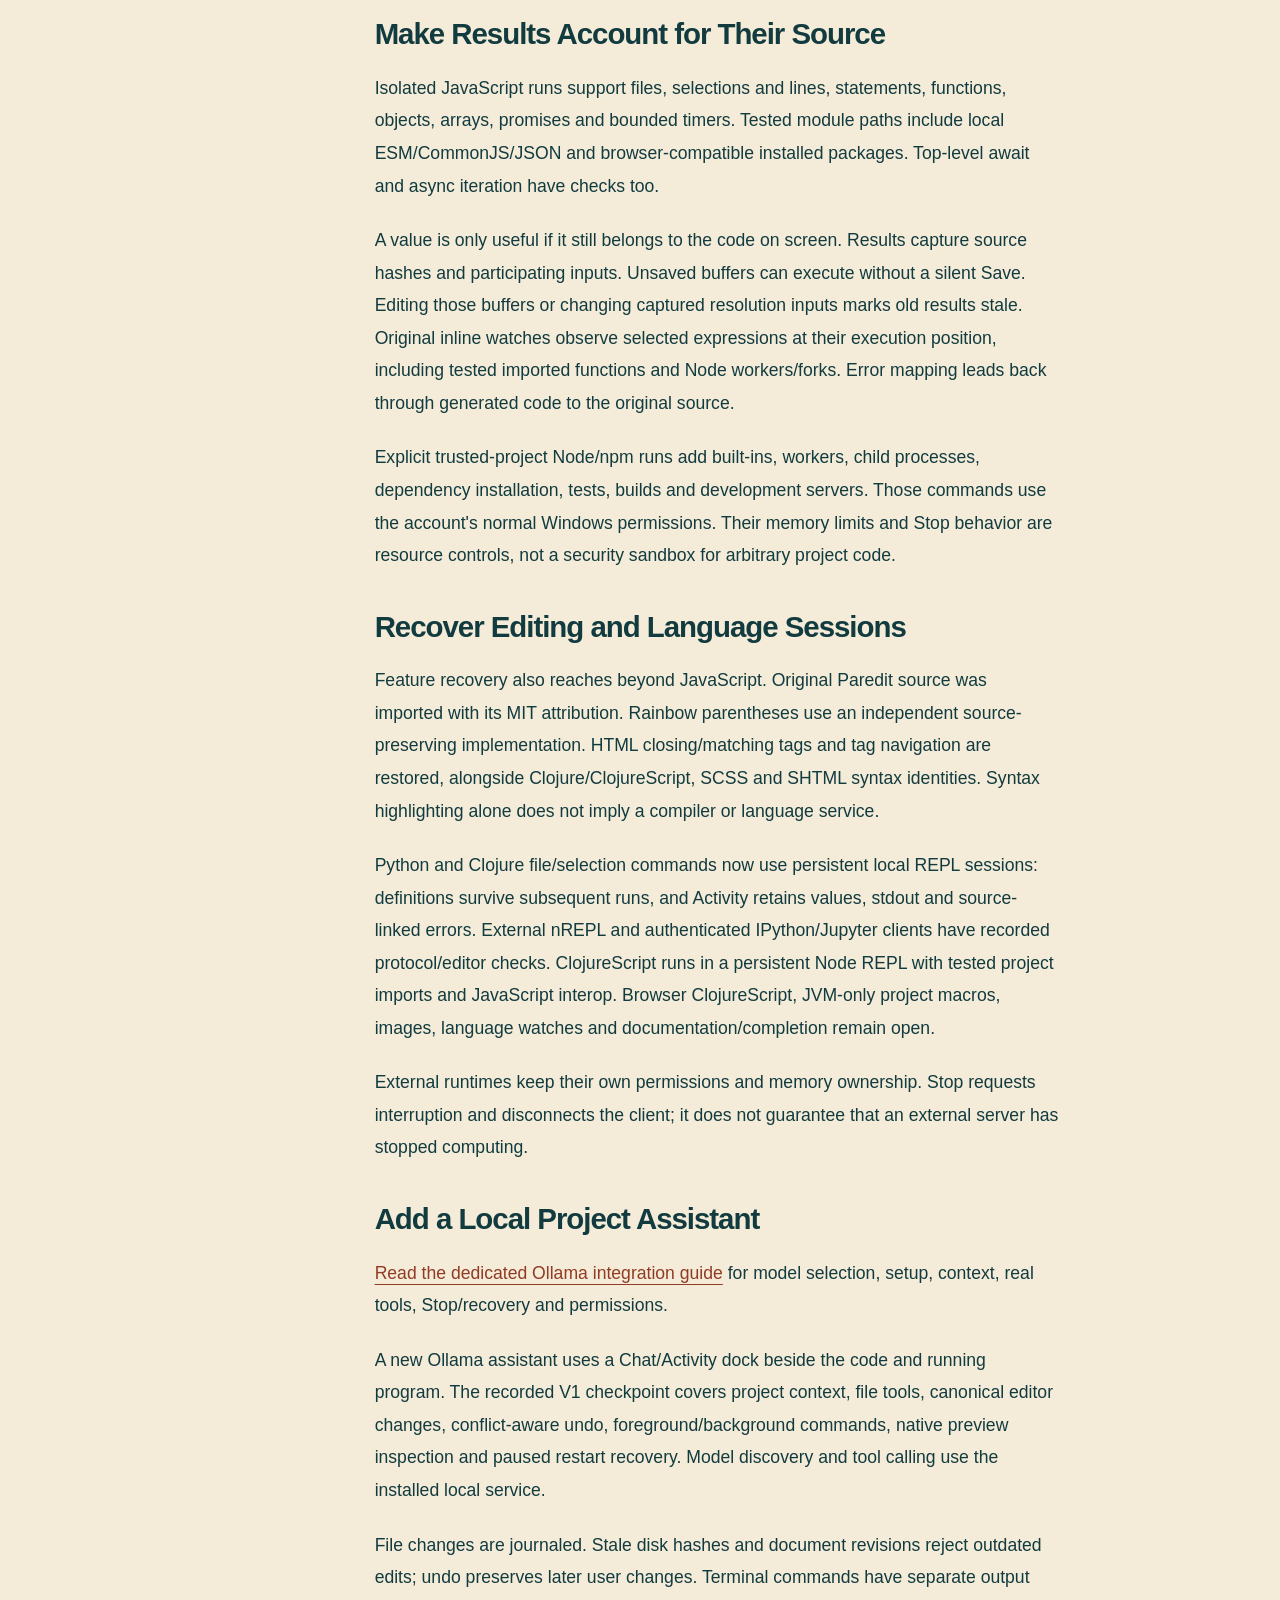
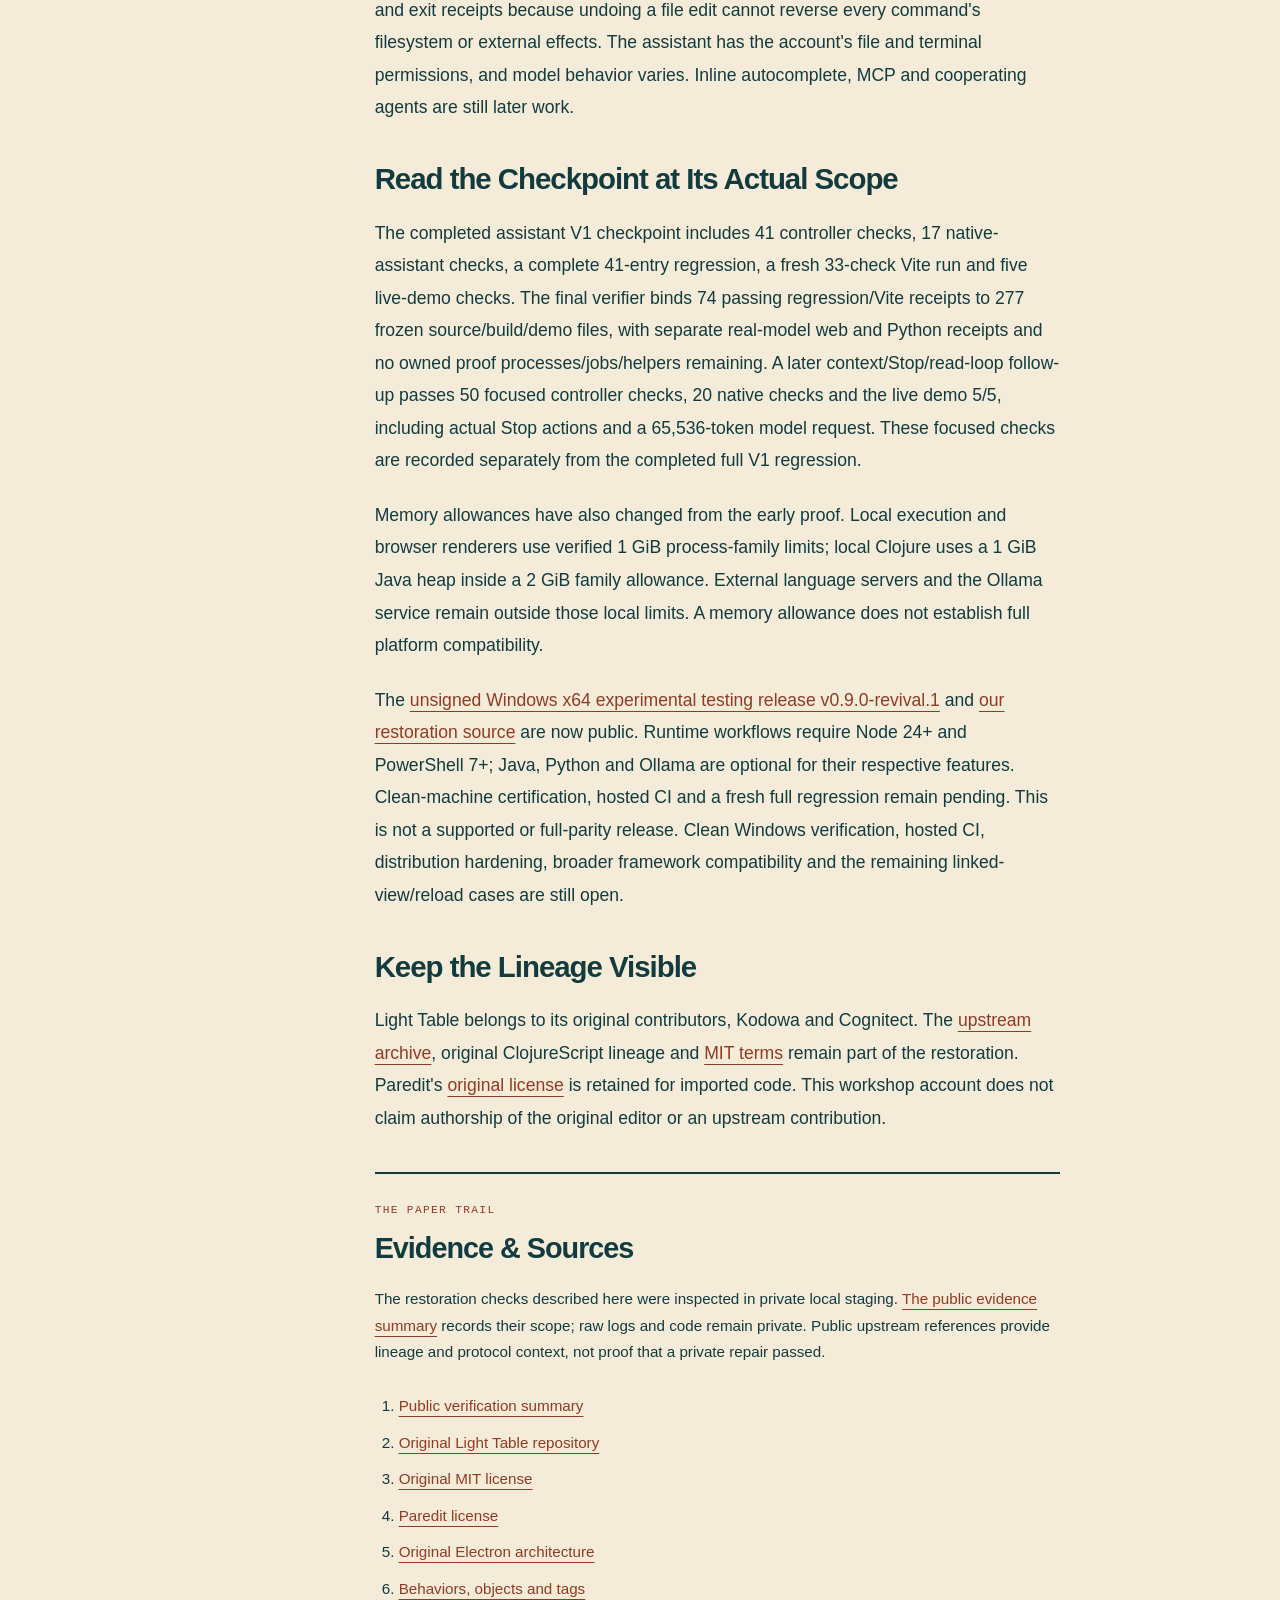
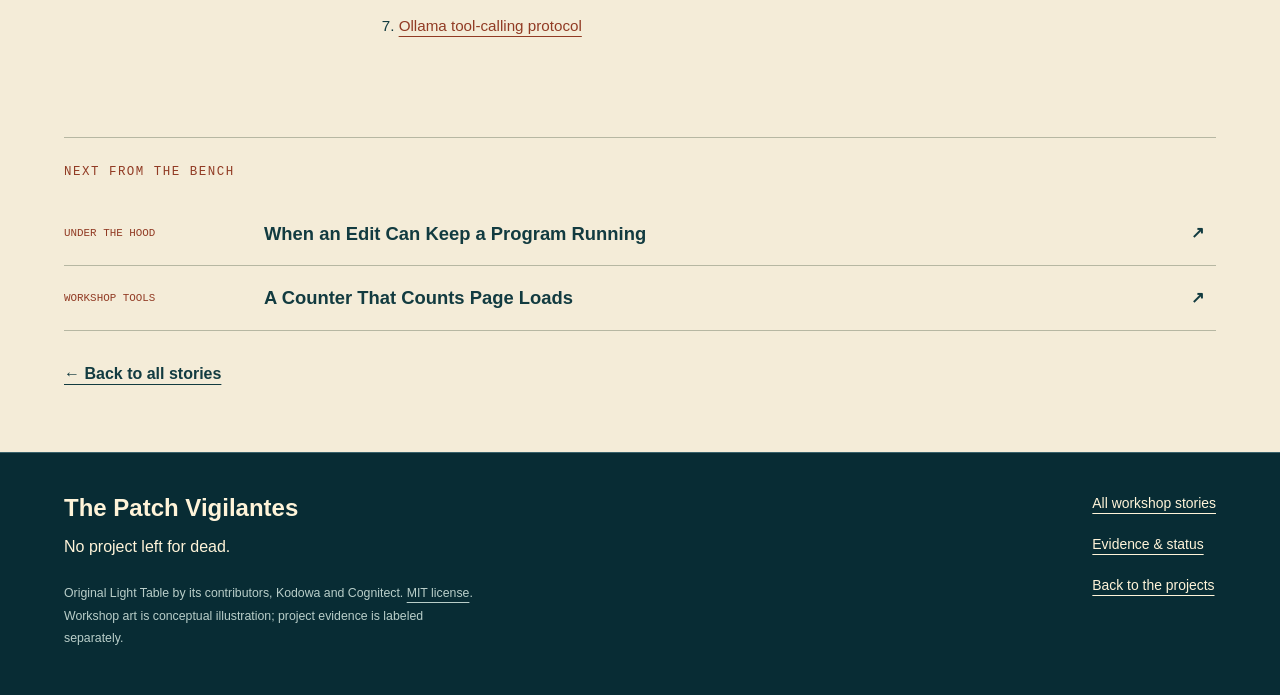
<file: blog/light-table-restoration.html>
<!doctype html><html lang="en"><head><meta charset="utf-8"><meta name="viewport" content="width=device-width, initial-scale=1"><meta name="description" content="From the first calculation to projects, language sessions and a local assistant: a record of the work that now has evidence behind it."><meta name="theme-color" content="#082c34"><title>What We Have Recovered in Light Table | The Patch Vigilantes</title><link rel="icon" type="image/png" href="../assets/favicon.png"><link rel="stylesheet" href="../styles.css"><link rel="stylesheet" href="journal.css"></head><body><a class="skip" href="#main">Skip to content</a><header class="top"><a class="brand" href="../index.html"><img src="../assets/favicon.png" width="48" height="48" alt=""><span>The Patch<br>Vigilantes<span class="brand-note">RESTORATION WORKSHOP</span></span></a><nav aria-label="Main"><a href="../index.html#workbench">The projects</a><a href="index.html" aria-current="location">Blog</a><a href="../index.html#method">Our method</a><a class="nav-note" href="../index.html#workshop">The workshop <span aria-hidden="true">&#8599;</span></a></nav></header><main id="main" class="journal-main"><div class="journal-masthead article-masthead"><nav class="breadcrumb" aria-label="Breadcrumb"><a href="../index.html">Workshop</a><span aria-hidden="true">/</span><a href="index.html">Blog</a><span aria-hidden="true">/</span><span>Field note 01</span></nav><div class="article-intro"><div><p class="eyebrow">RESTORATION REPORT / 01</p><h1>What We Have Recovered in Light Table</h1><p class="article-deck">From the first calculation to projects, language sessions and a local assistant: a record of the work that now has evidence behind it.</p><div class="article-meta"><time datetime="2026-10-05">5 October 2026</time><span>5 min read</span><span class="article-state">Experimental · private staging</span></div></div><figure class="article-cover"><img src="../assets/discovery.webp" width="900" height="600" alt="Conceptual illustration of our CRT mechanic examining source notes beside an old computer."><figcaption>CONCEPTUAL WORKSHOP ILLUSTRATION</figcaption></figure></div></div><div class="article-paper"><div class="article-grid"><nav class="article-toc" aria-label="On this page"><p class="eyebrow">IN THIS STORY</p><a href="#the-start">Start With the Original Editor</a><a href="#projects">Bring the Project Workflow Back</a><a href="#execution">Make Results Account for Their Source</a><a href="#languages">Recover Editing and Language Sessions</a><a href="#assistant">Add a Local Project Assistant</a><a href="#verification">Read the Checkpoint at Its Actual Scope</a><a href="#credit">Keep the Lineage Visible</a><a href="#sources">Evidence &amp; sources</a></nav><article class="article-body"><section id="the-start"><h2>Start With the Original Editor</h2><p>The first useful milestone was small: open the original editor, edit a real file, save it, and show a JavaScript result beside the code that produced it. The early screenshot still on the workbench records a function returning <code>43</code>, with its exact source hash. That established a working path through the editor. It did not establish a complete live-coding environment.</p><p>The revival keeps Light Table's original ClojureScript foundation. It now builds on Windows and runs on Electron 44.5.1 / Chromium 152.0.7977.130. File, Run, Help and the restored native menus carry the actions; Activity shows context, versions, values, console output and linked errors. Preserving the editor matters because its commands, documents and inline displays are the system being repaired. Upstream organizes that editor around behaviors, objects and tags; replacing it with an unrelated interface would not recover those workflows.</p></section><section id="projects"><h2>Bring the Project Workflow Back</h2><p>File handling grew into project handling: new and existing projects, files inside a project, recent projects and tree refresh. A starter project contains JavaScript start/test scripts. Startup arguments now reach the original editor with tested spaces, Unicode names, line hints and repeated targets. Native menus follow the focused window instead of retaining another window's commands.</p><p>Save work now has a completed checkpoint. Forty-one original-editor checks cover Save, Save As, Save all, first Save, write failure, disk conflicts and dirty-buffer protection. A failed write retains the unsaved source and cursor. Save As changes document identity only after the destination is written. Linked full-document views share edits, undo/redo and saved state; linked-view Save As remains an open case.</p></section><section id="execution"><h2>Make Results Account for Their Source</h2><p>Isolated JavaScript runs support files, selections and lines, statements, functions, objects, arrays, promises and bounded timers. Tested module paths include local ESM/CommonJS/JSON and browser-compatible installed packages. Top-level await and async iteration have checks too.</p><p>A value is only useful if it still belongs to the code on screen. Results capture source hashes and participating inputs. Unsaved buffers can execute without a silent Save. Editing those buffers or changing captured resolution inputs marks old results stale. Original inline watches observe selected expressions at their execution position, including tested imported functions and Node workers/forks. Error mapping leads back through generated code to the original source.</p><p>Explicit trusted-project Node/npm runs add built-ins, workers, child processes, dependency installation, tests, builds and development servers. Those commands use the account's normal Windows permissions. Their memory limits and Stop behavior are resource controls, not a security sandbox for arbitrary project code.</p></section><section id="languages"><h2>Recover Editing and Language Sessions</h2><p>Feature recovery also reaches beyond JavaScript. Original Paredit source was imported with its MIT attribution. Rainbow parentheses use an independent source-preserving implementation. HTML closing/matching tags and tag navigation are restored, alongside Clojure/ClojureScript, SCSS and SHTML syntax identities. Syntax highlighting alone does not imply a compiler or language service.</p><p>Python and Clojure file/selection commands now use persistent local REPL sessions: definitions survive subsequent runs, and Activity retains values, stdout and source-linked errors. External nREPL and authenticated IPython/Jupyter clients have recorded protocol/editor checks. ClojureScript runs in a persistent Node REPL with tested project imports and JavaScript interop. Browser ClojureScript, JVM-only project macros, images, language watches and documentation/completion remain open.</p><p>External runtimes keep their own permissions and memory ownership. Stop requests interruption and disconnects the client; it does not guarantee that an external server has stopped computing.</p></section><section id="assistant"><h2>Add a Local Project Assistant</h2><p><a href="ollama-inside-light-table.html">Read the dedicated Ollama integration guide</a> for model selection, setup, context, real tools, Stop/recovery and permissions.</p><p>A new Ollama assistant uses a Chat/Activity dock beside the code and running program. The recorded V1 checkpoint covers project context, file tools, canonical editor changes, conflict-aware undo, foreground/background commands, native preview inspection and paused restart recovery. Model discovery and tool calling use the installed local service.</p><p>File changes are journaled. Stale disk hashes and document revisions reject outdated edits; undo preserves later user changes. Terminal commands have separate output and exit receipts because undoing a file edit cannot reverse every command's filesystem or external effects. The assistant has the account's file and terminal permissions, and model behavior varies. Inline autocomplete, MCP and cooperating agents are still later work.</p></section><section id="verification"><h2>Read the Checkpoint at Its Actual Scope</h2><p>The completed assistant V1 checkpoint includes 41 controller checks, 17 native-assistant checks, a complete 41-entry regression, a fresh 33-check Vite run and five live-demo checks. The final verifier binds 74 passing regression/Vite receipts to 277 frozen source/build/demo files, with separate real-model web and Python receipts and no owned proof processes/jobs/helpers remaining. A later context/Stop/read-loop follow-up passes 50 focused controller checks, 20 native checks and the live demo 5/5, including actual Stop actions and a 65,536-token model request. These focused checks are recorded separately from the completed full V1 regression.</p><p>Memory allowances have also changed from the early proof. Local execution and browser renderers use verified 1 GiB process-family limits; local Clojure uses a 1 GiB Java heap inside a 2 GiB family allowance. External language servers and the Ollama service remain outside those local limits. A memory allowance does not establish full platform compatibility.</p><p>The <a href="https://github.com/T24085/lighttable-revival/releases/tag/v0.9.0-revival.1">unsigned Windows x64 experimental testing release v0.9.0-revival.1</a> and <a href="https://github.com/T24085/lighttable-revival">our restoration source</a> are now public. Runtime workflows require Node 24+ and PowerShell 7+; Java, Python and Ollama are optional for their respective features. Clean-machine certification, hosted CI and a fresh full regression remain pending. This is not a supported or full-parity release. Clean Windows verification, hosted CI, distribution hardening, broader framework compatibility and the remaining linked-view/reload cases are still open.</p></section><section id="credit"><h2>Keep the Lineage Visible</h2><p>Light Table belongs to its original contributors, Kodowa and Cognitect. The <a href="https://github.com/LightTable/LightTable">upstream archive</a>, original ClojureScript lineage and <a href="https://github.com/LightTable/LightTable/blob/develop/LICENSE.md">MIT terms</a> remain part of the restoration. Paredit's <a href="https://github.com/LightTable/Paredit/blob/master/LICENSE.md">original license</a> is retained for imported code. This workshop account does not claim authorship of the original editor or an upstream contribution.</p></section><section id="sources" class="article-sources"><p class="eyebrow">THE PAPER TRAIL</p><h2>Evidence &amp; Sources</h2><p>The restoration checks described here were inspected in private local staging. <a href="evidence.html">The public evidence summary</a> records their scope; raw logs and code remain private. Public upstream references provide lineage and protocol context, not proof that a private repair passed.</p><ol><li><a href="evidence.html#light-table">Public verification summary</a></li><li><a href="https://github.com/LightTable/LightTable">Original Light Table repository</a></li><li><a href="https://github.com/LightTable/LightTable/blob/develop/LICENSE.md">Original MIT license</a></li><li><a href="https://github.com/LightTable/Paredit/blob/master/LICENSE.md">Paredit license</a></li><li><a href="https://github.com/LightTable/LightTable/blob/develop/doc/electron-guide.md">Original Electron architecture</a></li><li><a href="https://github.com/LightTable/LightTable/blob/develop/doc/BOT.md">Behaviors, objects and tags</a></li><li><a href="https://docs.ollama.com/capabilities/tool-calling">Ollama tool-calling protocol</a></li></ol></section></article></div><div class="related-stories"><p class="eyebrow">NEXT FROM THE BENCH</p><a href="live-editing-without-losing-state.html"><span>UNDER THE HOOD</span><strong>When an Edit Can Keep a Program Running</strong><b aria-hidden="true">&#8599;</b></a><a href="page-views-without-a-fake-count.html"><span>WORKSHOP TOOLS</span><strong>A Counter That Counts Page Loads</strong><b aria-hidden="true">&#8599;</b></a></div><a class="text-link" href="index.html">&#8592; Back to all stories</a></div></main><footer class="journal-footer"><div><a class="footer-brand" href="../index.html">The Patch Vigilantes</a><p>No project left for dead.</p><p class="credit">Original Light Table by its contributors, Kodowa and Cognitect. <a href="https://github.com/LightTable/LightTable/blob/develop/LICENSE.md">MIT license</a>.<br>Workshop art is conceptual illustration; project evidence is labeled separately.</p></div><nav aria-label="Footer"><a href="index.html">All workshop stories</a><a href="evidence.html">Evidence &amp; status</a><a href="../index.html#workbench">Back to the projects</a></nav></footer></body></html>
</file>
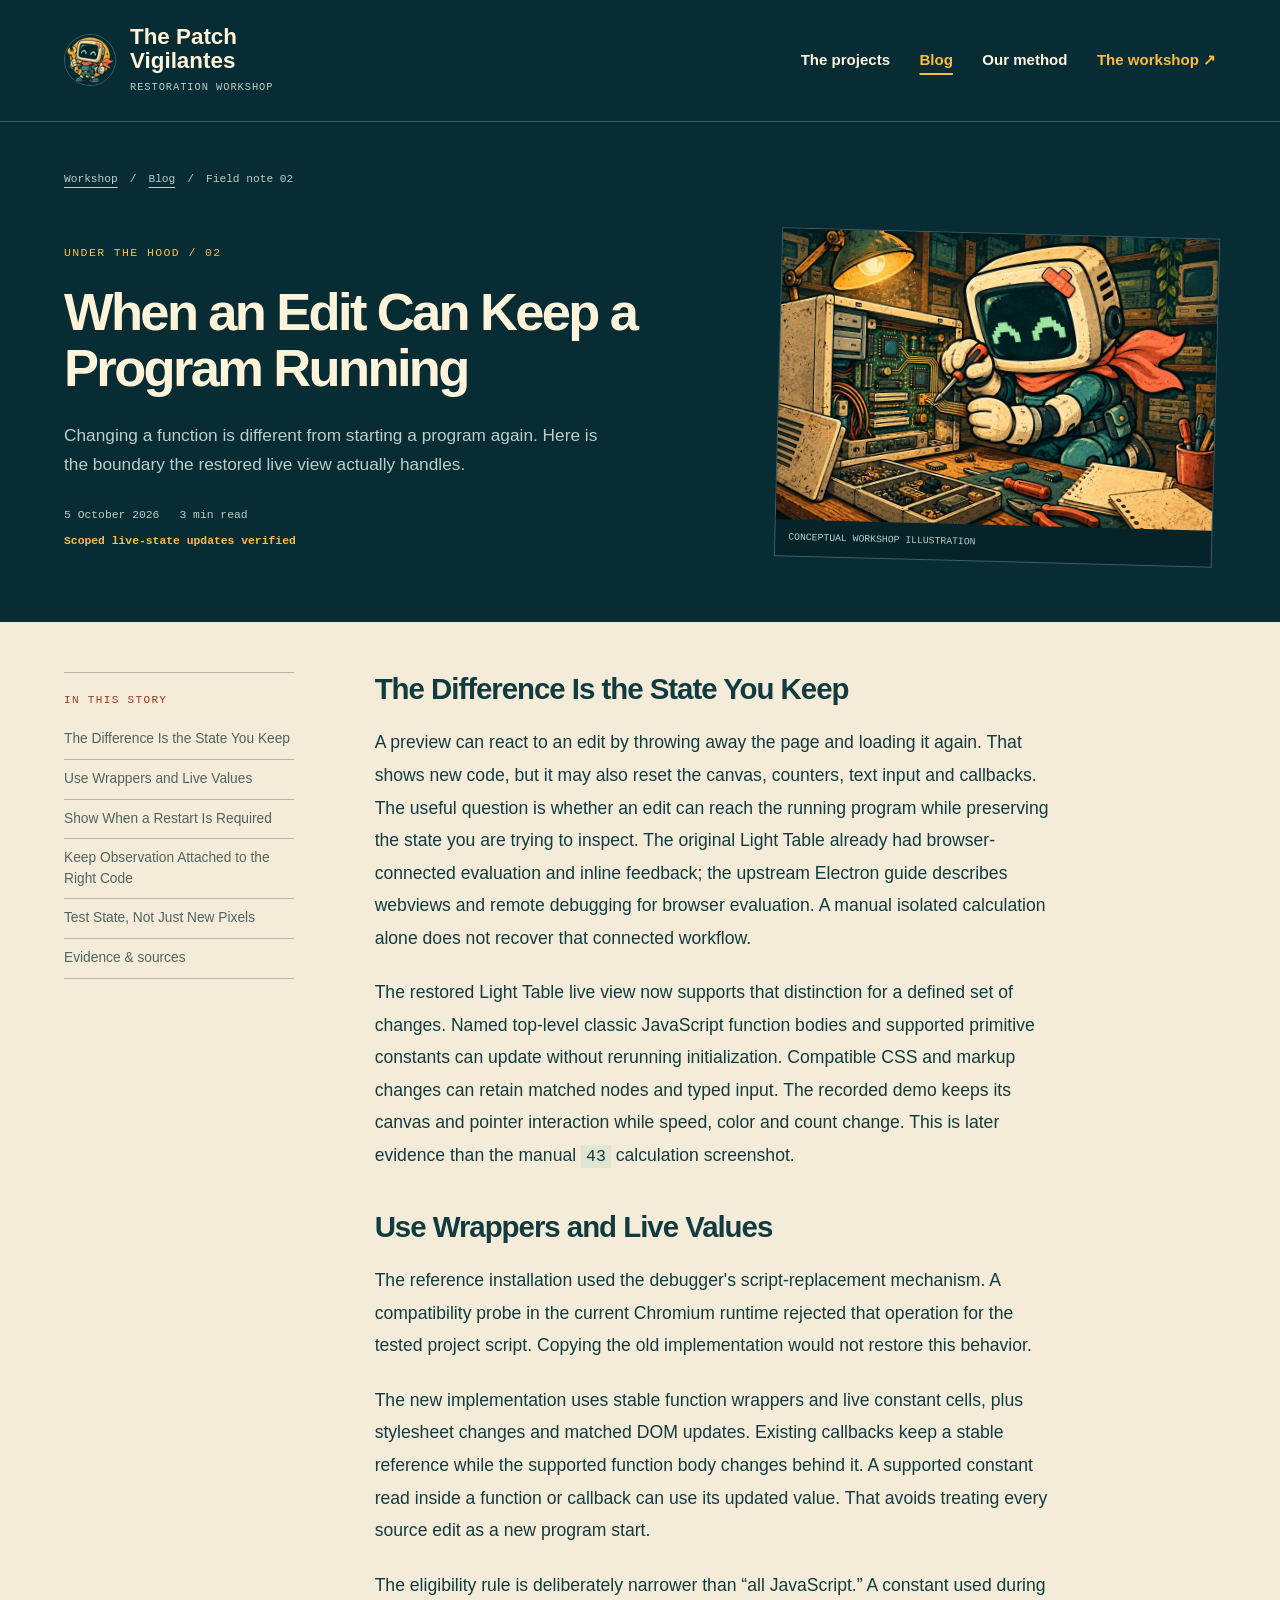
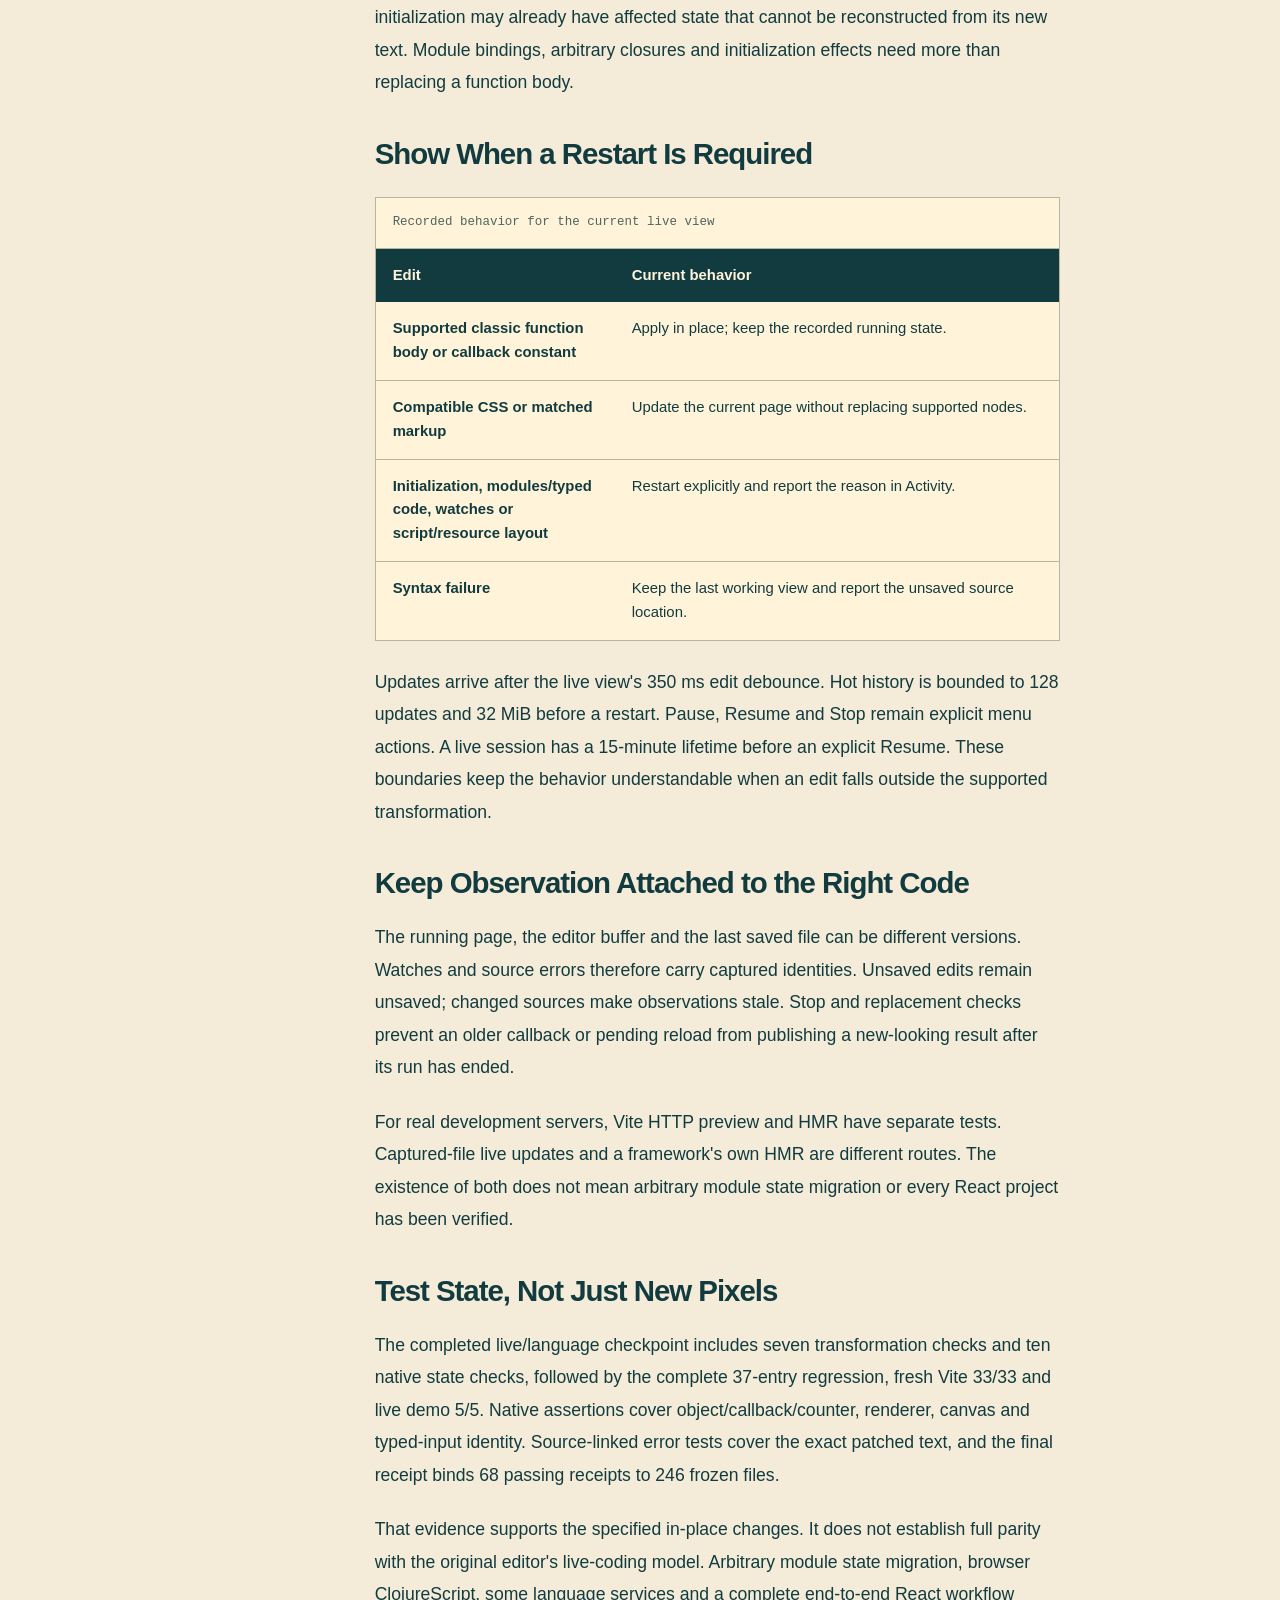
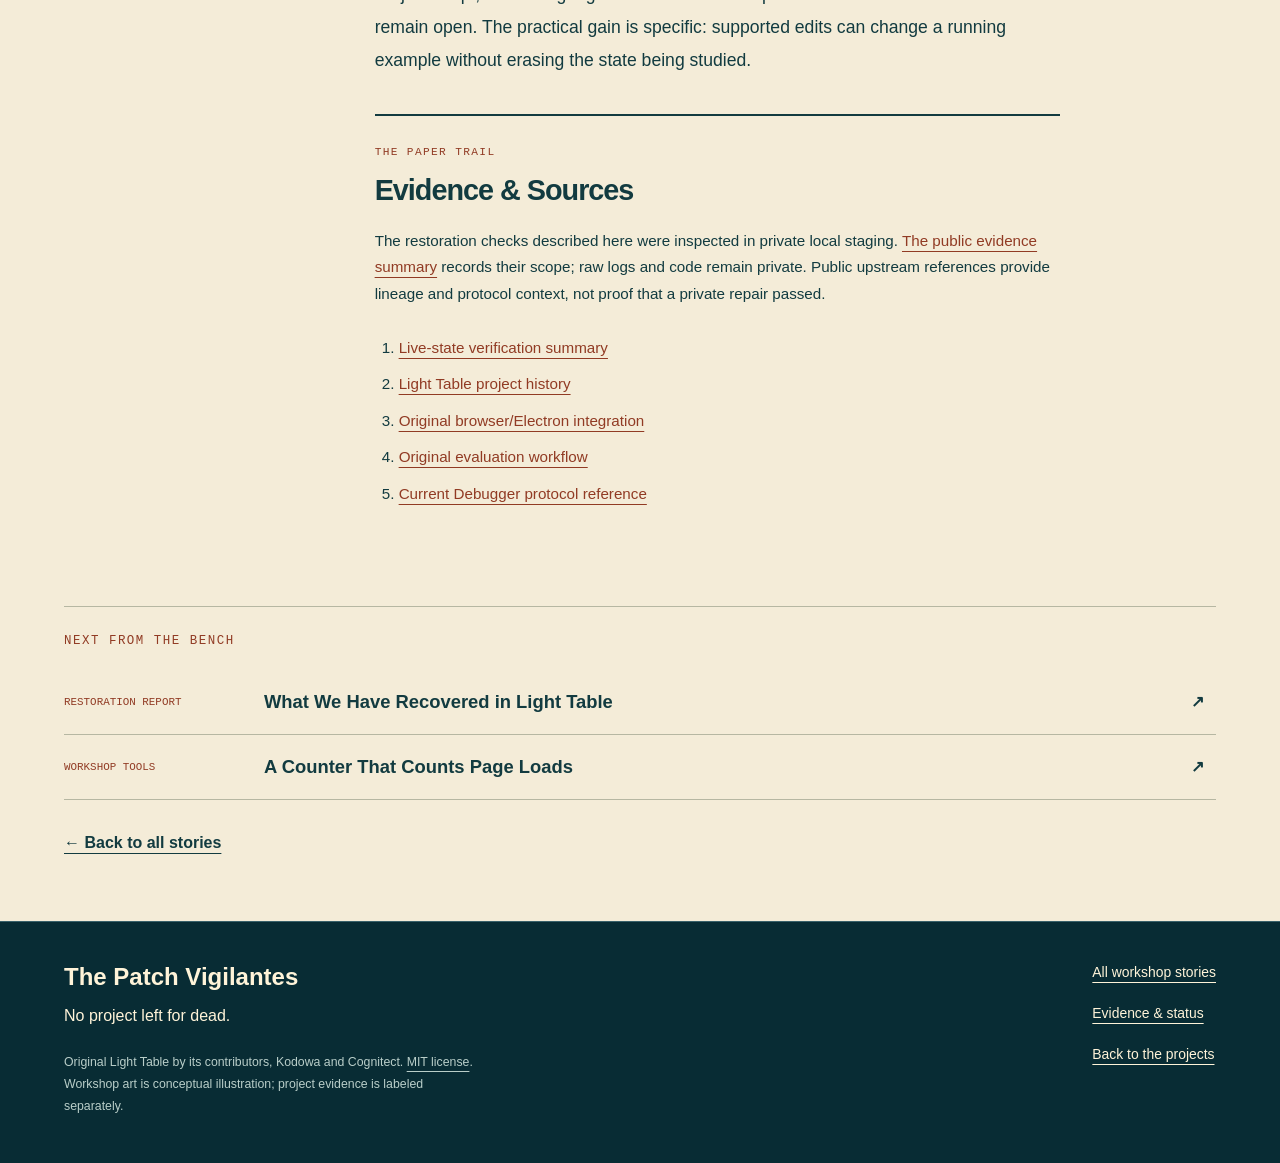
<file: blog/live-editing-without-losing-state.html>
<!doctype html><html lang="en"><head><meta charset="utf-8"><meta name="viewport" content="width=device-width, initial-scale=1"><meta name="description" content="Changing a function is different from starting a program again. Here is the boundary the restored live view actually handles."><meta name="theme-color" content="#082c34"><title>When an Edit Can Keep a Program Running | The Patch Vigilantes</title><link rel="icon" type="image/png" href="../assets/favicon.png"><link rel="stylesheet" href="../styles.css"><link rel="stylesheet" href="journal.css"></head><body><a class="skip" href="#main">Skip to content</a><header class="top"><a class="brand" href="../index.html"><img src="../assets/favicon.png" width="48" height="48" alt=""><span>The Patch<br>Vigilantes<span class="brand-note">RESTORATION WORKSHOP</span></span></a><nav aria-label="Main"><a href="../index.html#workbench">The projects</a><a href="index.html" aria-current="location">Blog</a><a href="../index.html#method">Our method</a><a class="nav-note" href="../index.html#workshop">The workshop <span aria-hidden="true">&#8599;</span></a></nav></header><main id="main" class="journal-main"><div class="journal-masthead article-masthead"><nav class="breadcrumb" aria-label="Breadcrumb"><a href="../index.html">Workshop</a><span aria-hidden="true">/</span><a href="index.html">Blog</a><span aria-hidden="true">/</span><span>Field note 02</span></nav><div class="article-intro"><div><p class="eyebrow">UNDER THE HOOD / 02</p><h1>When an Edit Can Keep a Program Running</h1><p class="article-deck">Changing a function is different from starting a program again. Here is the boundary the restored live view actually handles.</p><div class="article-meta"><time datetime="2026-10-05">5 October 2026</time><span>3 min read</span><span class="article-state">Scoped live-state updates verified</span></div></div><figure class="article-cover"><img src="../assets/repair.webp" width="900" height="600" alt="Conceptual illustration of our CRT mechanic making one precise circuit connection."><figcaption>CONCEPTUAL WORKSHOP ILLUSTRATION</figcaption></figure></div></div><div class="article-paper"><div class="article-grid"><nav class="article-toc" aria-label="On this page"><p class="eyebrow">IN THIS STORY</p><a href="#state">The Difference Is the State You Keep</a><a href="#mechanism">Use Wrappers and Live Values</a><a href="#boundary">Show When a Restart Is Required</a><a href="#identity">Keep Observation Attached to the Right Code</a><a href="#checks">Test State, Not Just New Pixels</a><a href="#sources">Evidence &amp; sources</a></nav><article class="article-body"><section id="state"><h2>The Difference Is the State You Keep</h2><p>A preview can react to an edit by throwing away the page and loading it again. That shows new code, but it may also reset the canvas, counters, text input and callbacks. The useful question is whether an edit can reach the running program while preserving the state you are trying to inspect. The original Light Table already had browser-connected evaluation and inline feedback; the upstream Electron guide describes webviews and remote debugging for browser evaluation. A manual isolated calculation alone does not recover that connected workflow.</p><p>The restored Light Table live view now supports that distinction for a defined set of changes. Named top-level classic JavaScript function bodies and supported primitive constants can update without rerunning initialization. Compatible CSS and markup changes can retain matched nodes and typed input. The recorded demo keeps its canvas and pointer interaction while speed, color and count change. This is later evidence than the manual <code>43</code> calculation screenshot.</p></section><section id="mechanism"><h2>Use Wrappers and Live Values</h2><p>The reference installation used the debugger's script-replacement mechanism. A compatibility probe in the current Chromium runtime rejected that operation for the tested project script. Copying the old implementation would not restore this behavior.</p><p>The new implementation uses stable function wrappers and live constant cells, plus stylesheet changes and matched DOM updates. Existing callbacks keep a stable reference while the supported function body changes behind it. A supported constant read inside a function or callback can use its updated value. That avoids treating every source edit as a new program start.</p><p>The eligibility rule is deliberately narrower than “all JavaScript.” A constant used during initialization may already have affected state that cannot be reconstructed from its new text. Module bindings, arbitrary closures and initialization effects need more than replacing a function body.</p></section><section id="boundary"><h2>Show When a Restart Is Required</h2><div class="table-scroll" tabindex="0" role="region" aria-label="Live edit behavior comparison"><table><caption>Recorded behavior for the current live view</caption><thead><tr><th scope="col">Edit</th><th scope="col">Current behavior</th></tr></thead><tbody><tr><th scope="row">Supported classic function body or callback constant</th><td>Apply in place; keep the recorded running state.</td></tr><tr><th scope="row">Compatible CSS or matched markup</th><td>Update the current page without replacing supported nodes.</td></tr><tr><th scope="row">Initialization, modules/typed code, watches or script/resource layout</th><td>Restart explicitly and report the reason in Activity.</td></tr><tr><th scope="row">Syntax failure</th><td>Keep the last working view and report the unsaved source location.</td></tr></tbody></table></div><p>Updates arrive after the live view's 350 ms edit debounce. Hot history is bounded to 128 updates and 32 MiB before a restart. Pause, Resume and Stop remain explicit menu actions. A live session has a 15-minute lifetime before an explicit Resume. These boundaries keep the behavior understandable when an edit falls outside the supported transformation.</p></section><section id="identity"><h2>Keep Observation Attached to the Right Code</h2><p>The running page, the editor buffer and the last saved file can be different versions. Watches and source errors therefore carry captured identities. Unsaved edits remain unsaved; changed sources make observations stale. Stop and replacement checks prevent an older callback or pending reload from publishing a new-looking result after its run has ended.</p><p>For real development servers, Vite HTTP preview and HMR have separate tests. Captured-file live updates and a framework's own HMR are different routes. The existence of both does not mean arbitrary module state migration or every React project has been verified.</p></section><section id="checks"><h2>Test State, Not Just New Pixels</h2><p>The completed live/language checkpoint includes seven transformation checks and ten native state checks, followed by the complete 37-entry regression, fresh Vite 33/33 and live demo 5/5. Native assertions cover object/callback/counter, renderer, canvas and typed-input identity. Source-linked error tests cover the exact patched text, and the final receipt binds 68 passing receipts to 246 frozen files.</p><p>That evidence supports the specified in-place changes. It does not establish full parity with the original editor's live-coding model. Arbitrary module state migration, browser ClojureScript, some language services and a complete end-to-end React workflow remain open. The practical gain is specific: supported edits can change a running example without erasing the state being studied.</p></section><section id="sources" class="article-sources"><p class="eyebrow">THE PAPER TRAIL</p><h2>Evidence &amp; Sources</h2><p>The restoration checks described here were inspected in private local staging. <a href="evidence.html">The public evidence summary</a> records their scope; raw logs and code remain private. Public upstream references provide lineage and protocol context, not proof that a private repair passed.</p><ol><li><a href="evidence.html#live-state">Live-state verification summary</a></li><li><a href="https://github.com/LightTable/LightTable">Light Table project history</a></li><li><a href="https://github.com/LightTable/LightTable/blob/develop/doc/electron-guide.md">Original browser/Electron integration</a></li><li><a href="https://github.com/LightTable/LightTable/blob/develop/doc/workflow.md">Original evaluation workflow</a></li><li><a href="https://chromedevtools.github.io/devtools-protocol/tot/Debugger/#method-setScriptSource">Current Debugger protocol reference</a></li></ol></section></article></div><div class="related-stories"><p class="eyebrow">NEXT FROM THE BENCH</p><a href="light-table-restoration.html"><span>RESTORATION REPORT</span><strong>What We Have Recovered in Light Table</strong><b aria-hidden="true">&#8599;</b></a><a href="page-views-without-a-fake-count.html"><span>WORKSHOP TOOLS</span><strong>A Counter That Counts Page Loads</strong><b aria-hidden="true">&#8599;</b></a></div><a class="text-link" href="index.html">&#8592; Back to all stories</a></div></main><footer class="journal-footer"><div><a class="footer-brand" href="../index.html">The Patch Vigilantes</a><p>No project left for dead.</p><p class="credit">Original Light Table by its contributors, Kodowa and Cognitect. <a href="https://github.com/LightTable/LightTable/blob/develop/LICENSE.md">MIT license</a>.<br>Workshop art is conceptual illustration; project evidence is labeled separately.</p></div><nav aria-label="Footer"><a href="index.html">All workshop stories</a><a href="evidence.html">Evidence &amp; status</a><a href="../index.html#workbench">Back to the projects</a></nav></footer></body></html>
</file>
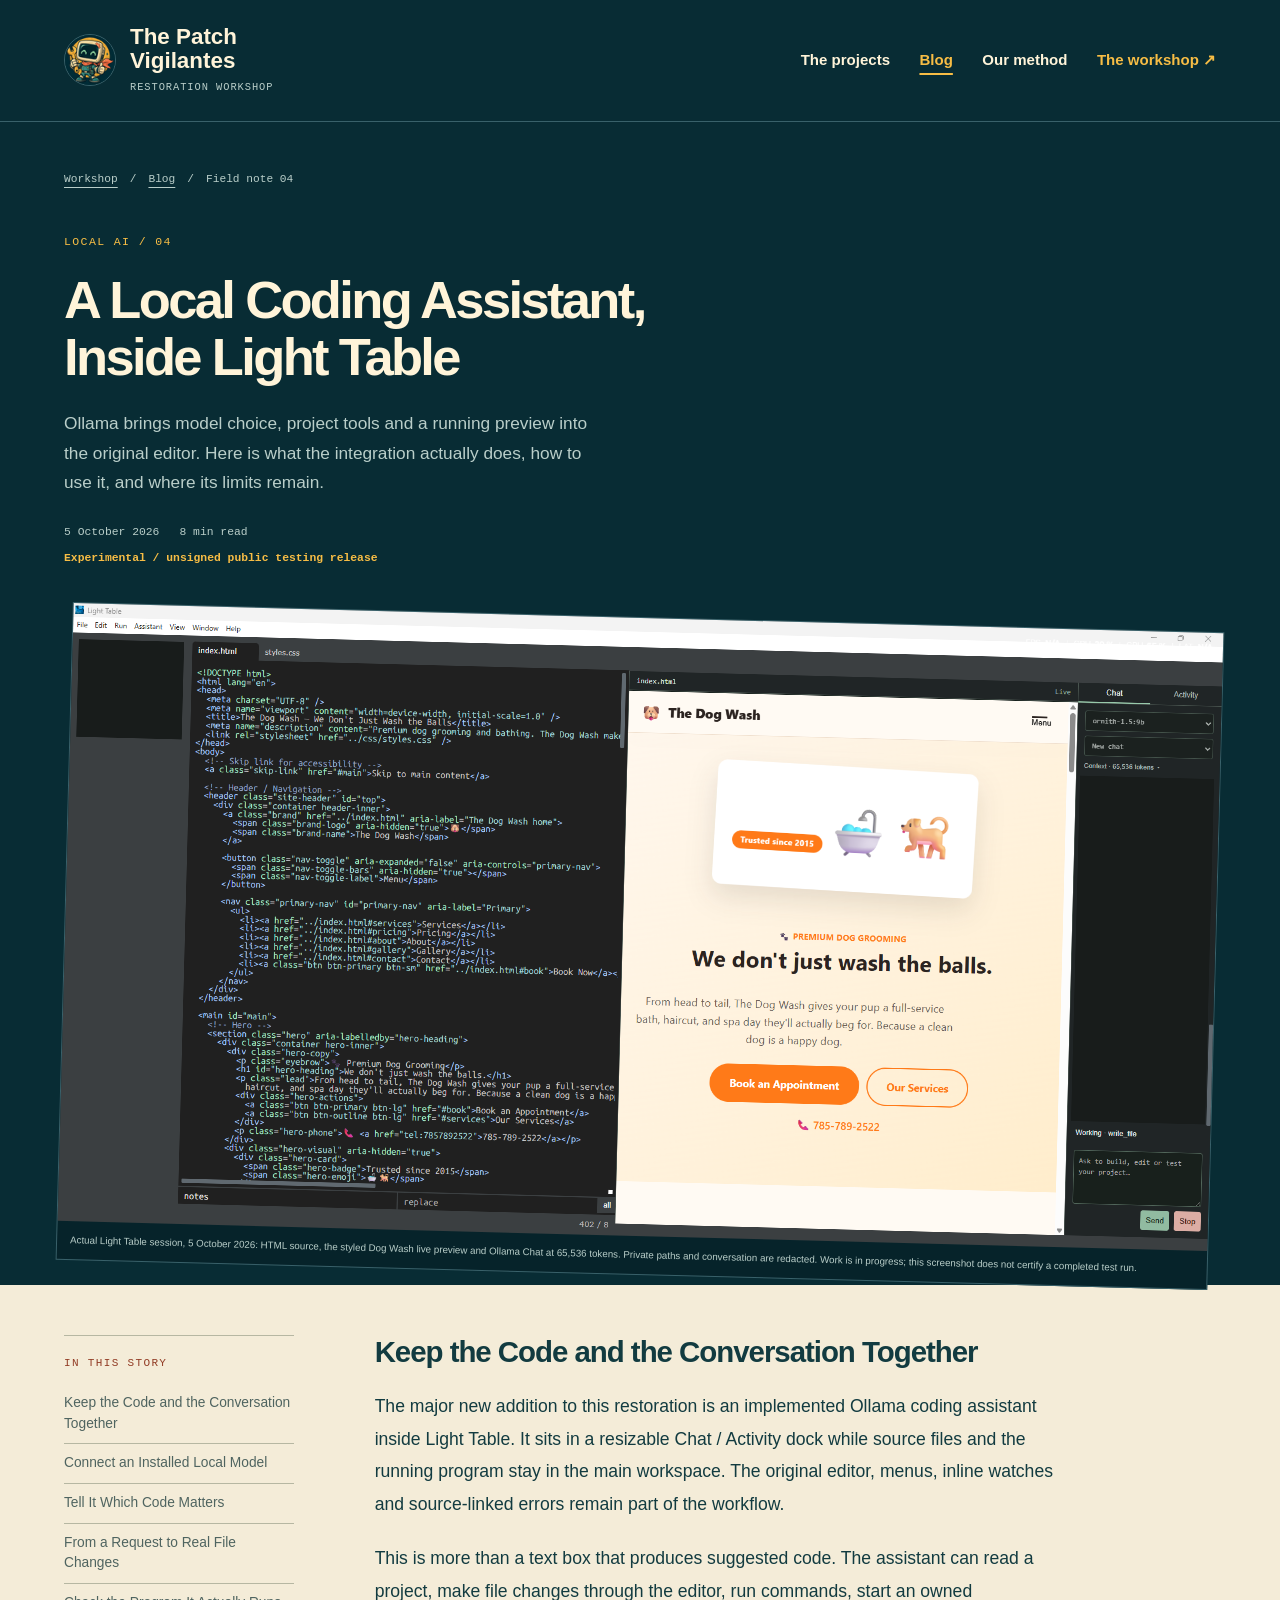
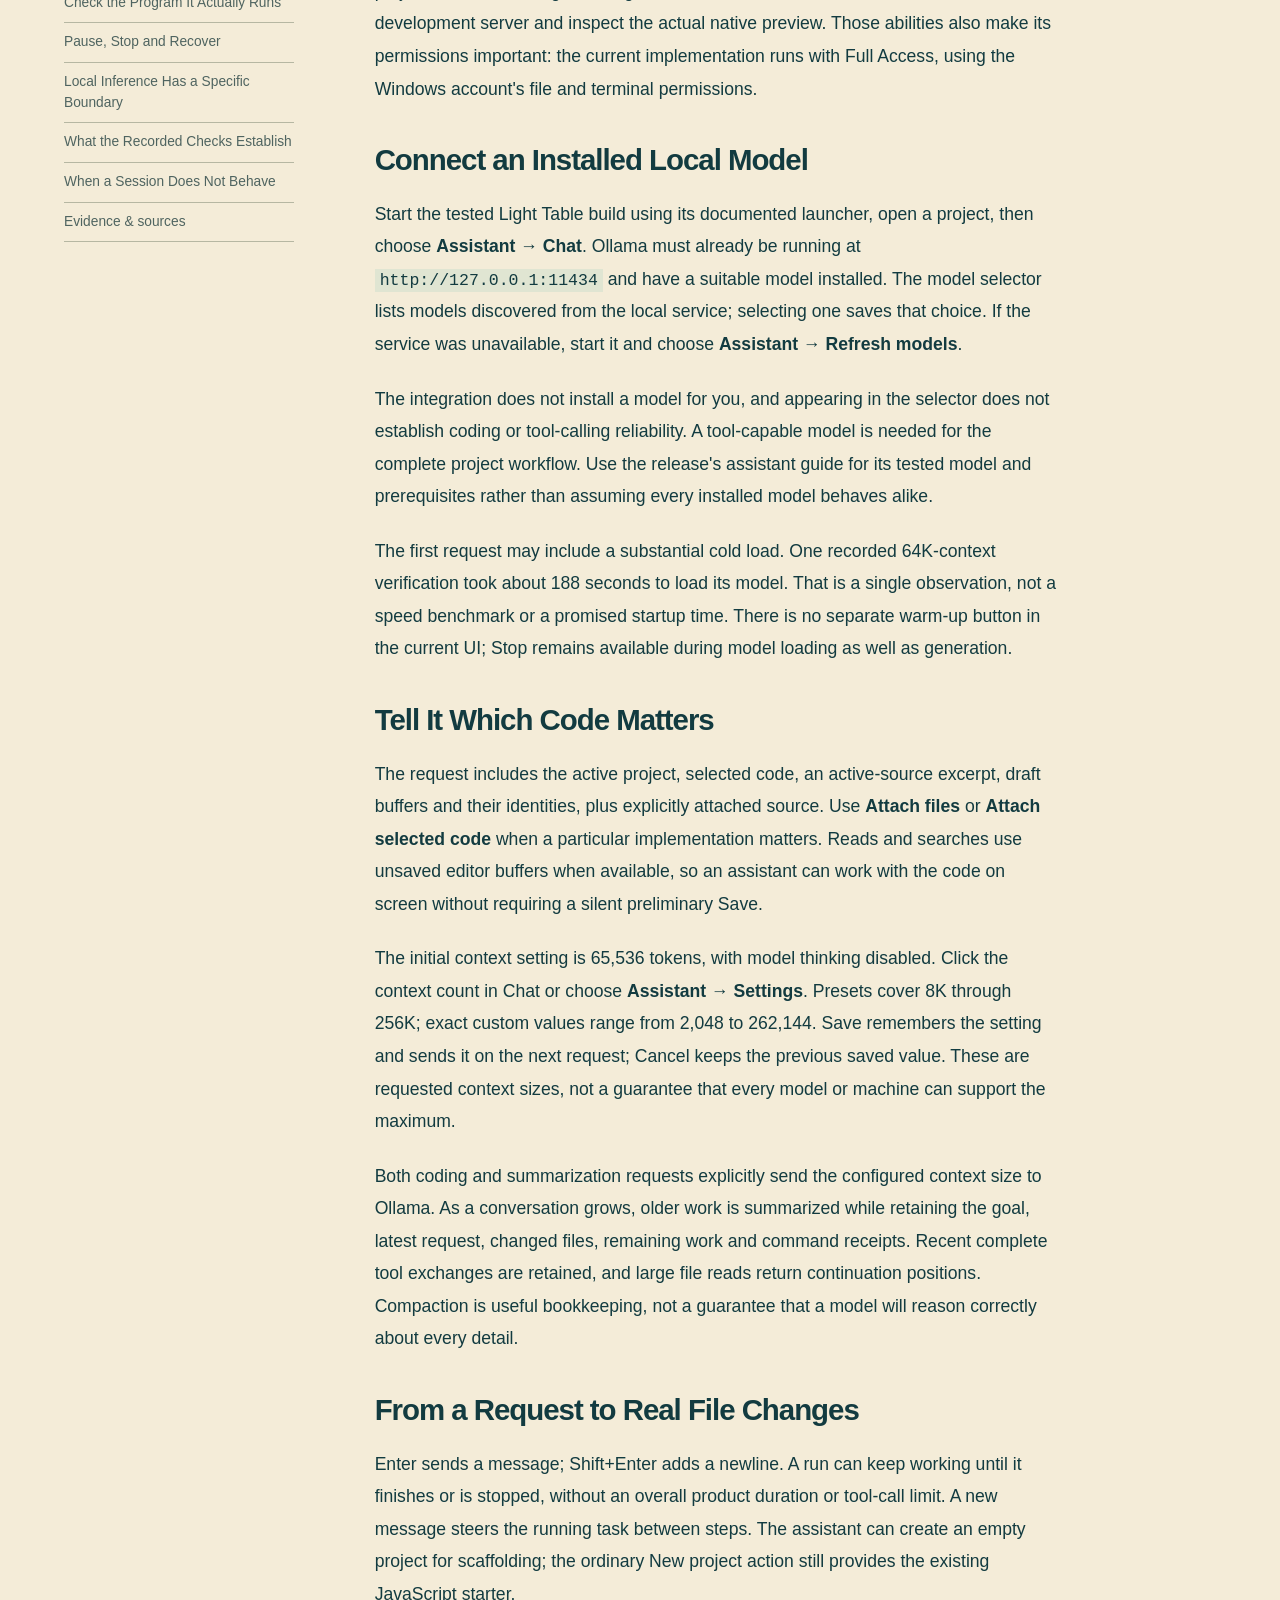
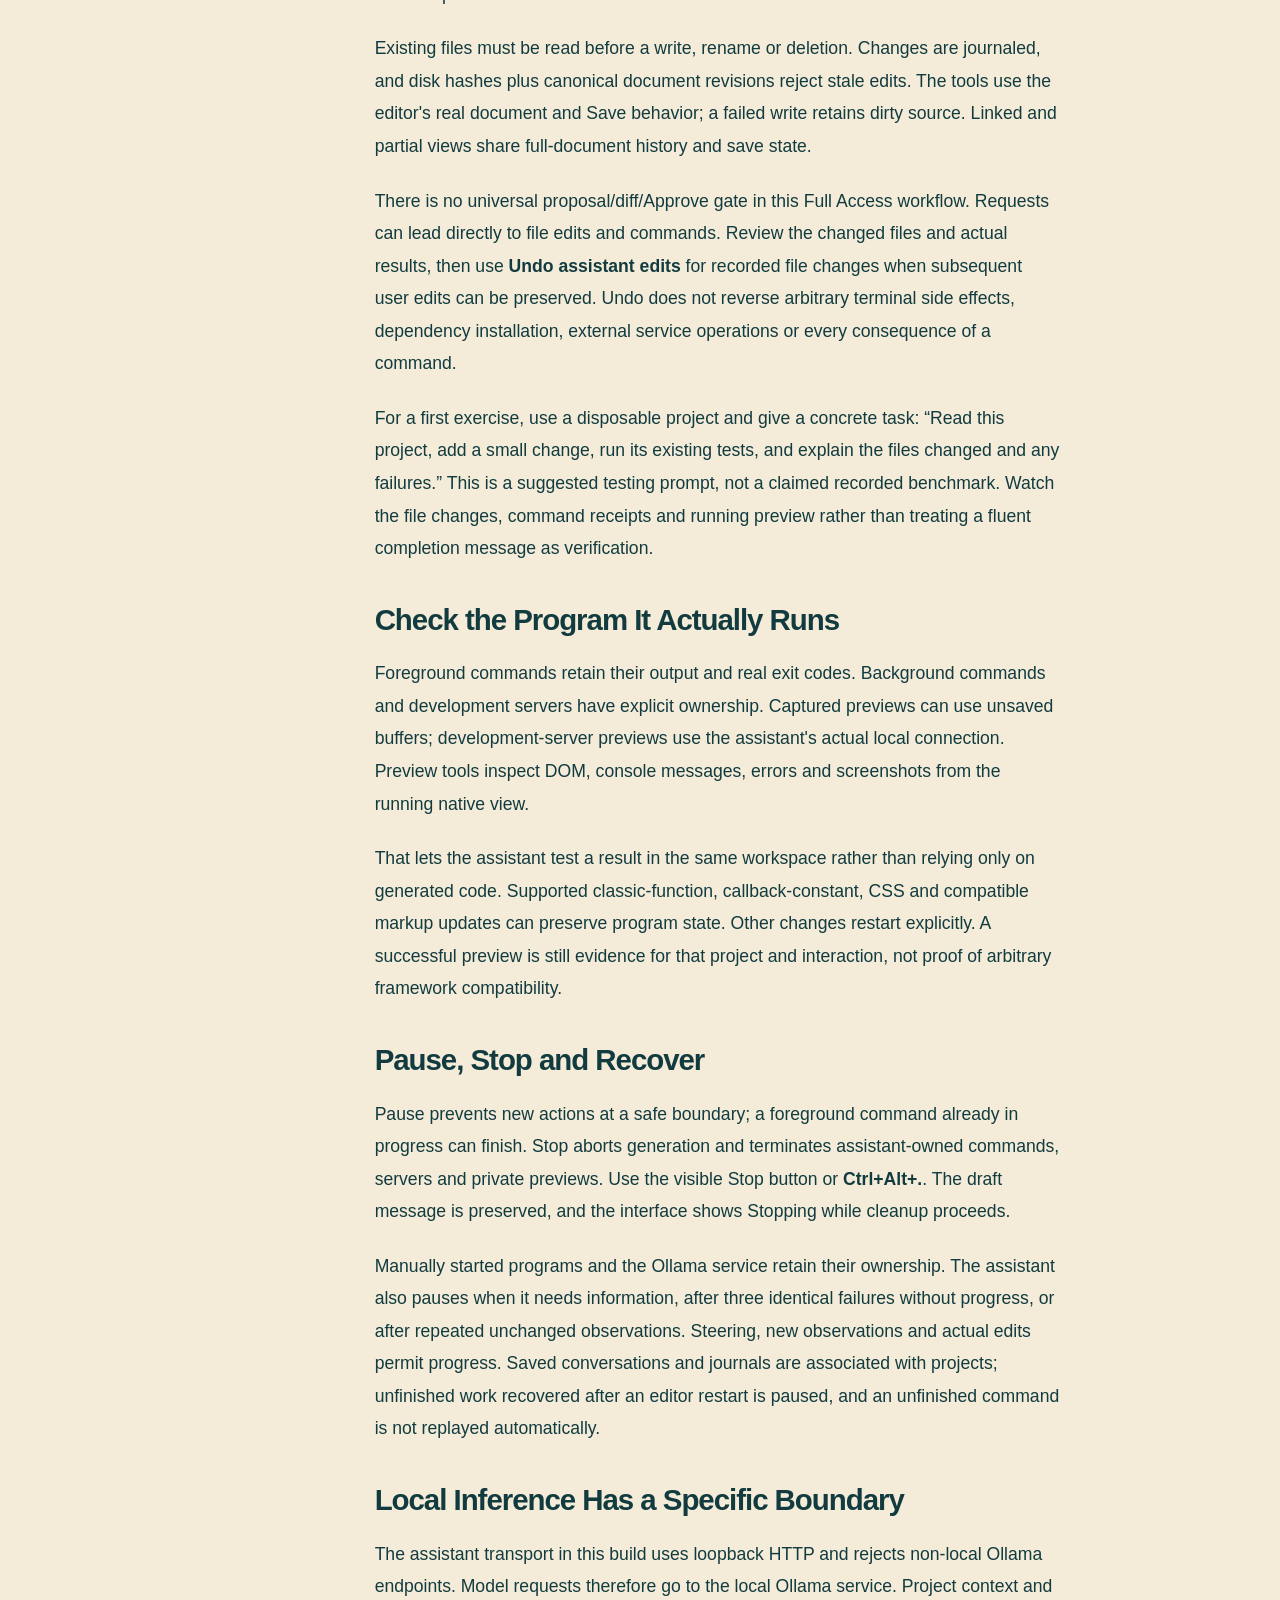
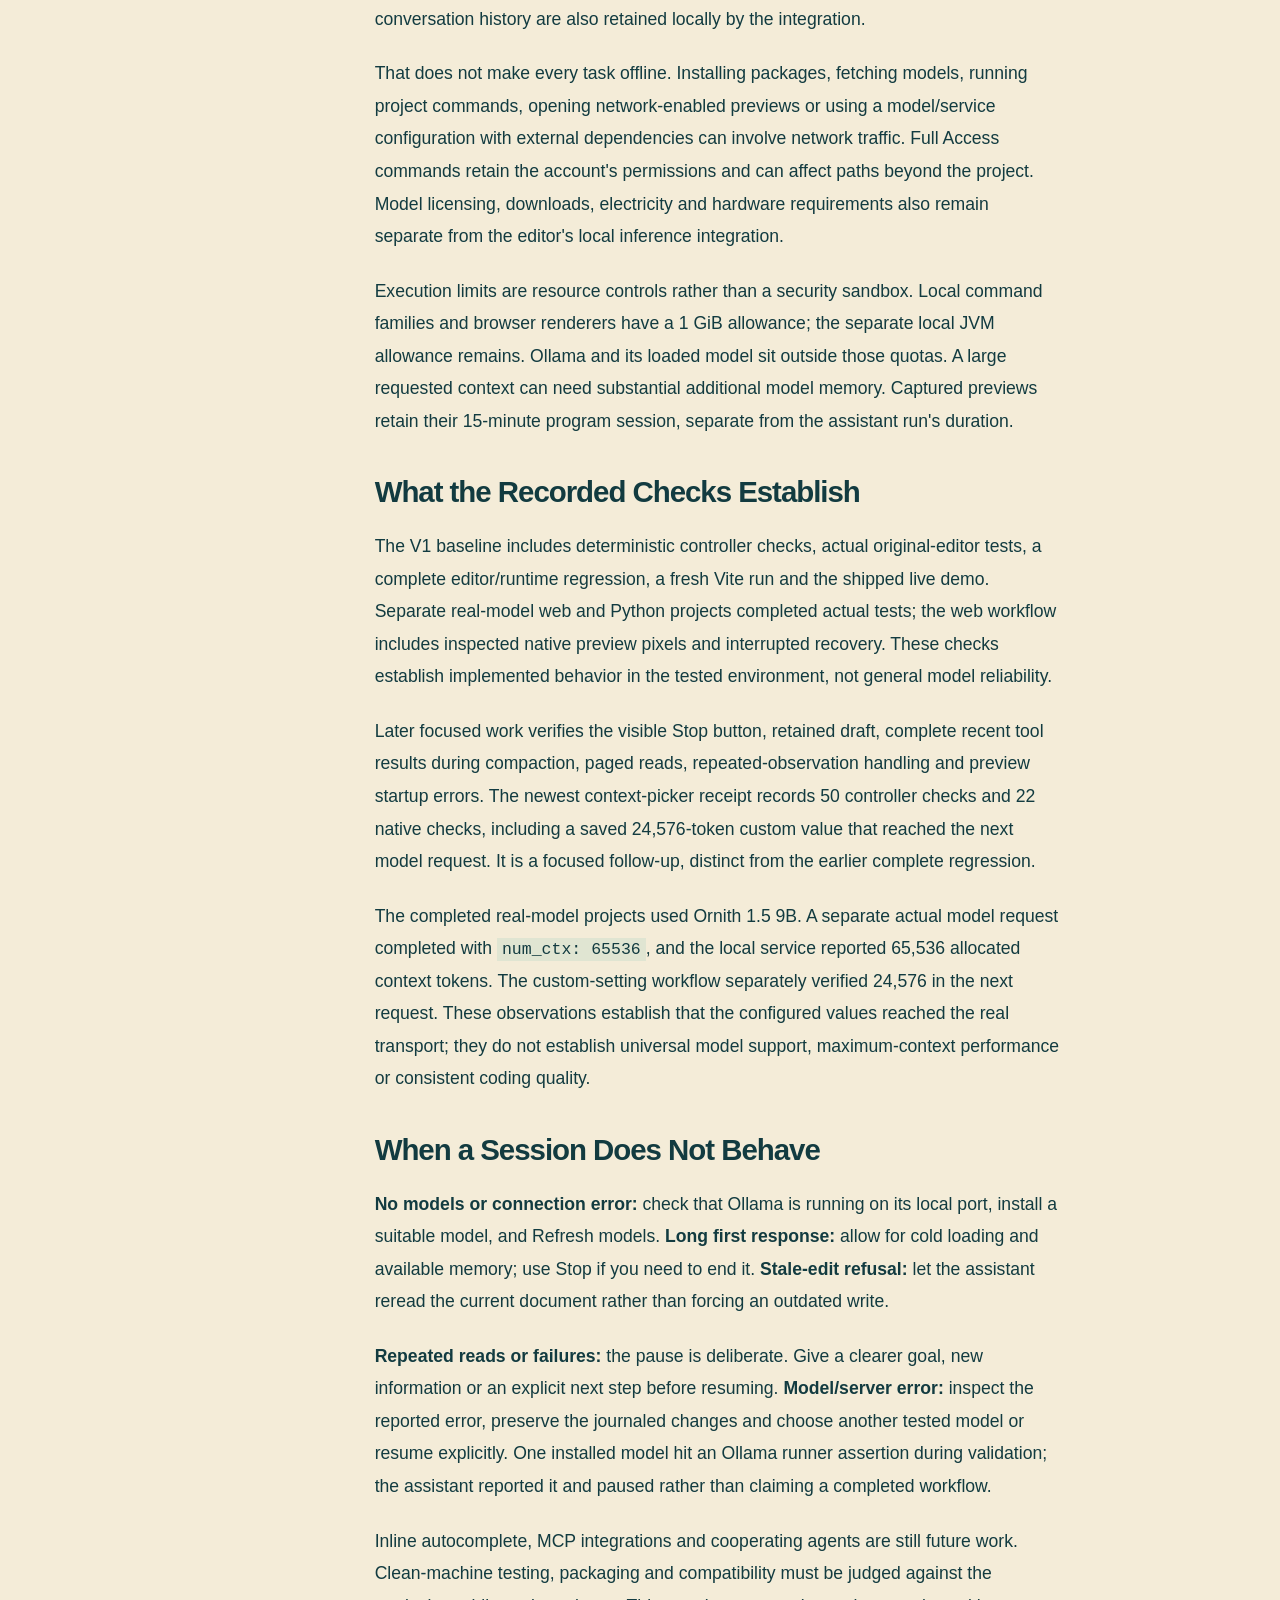
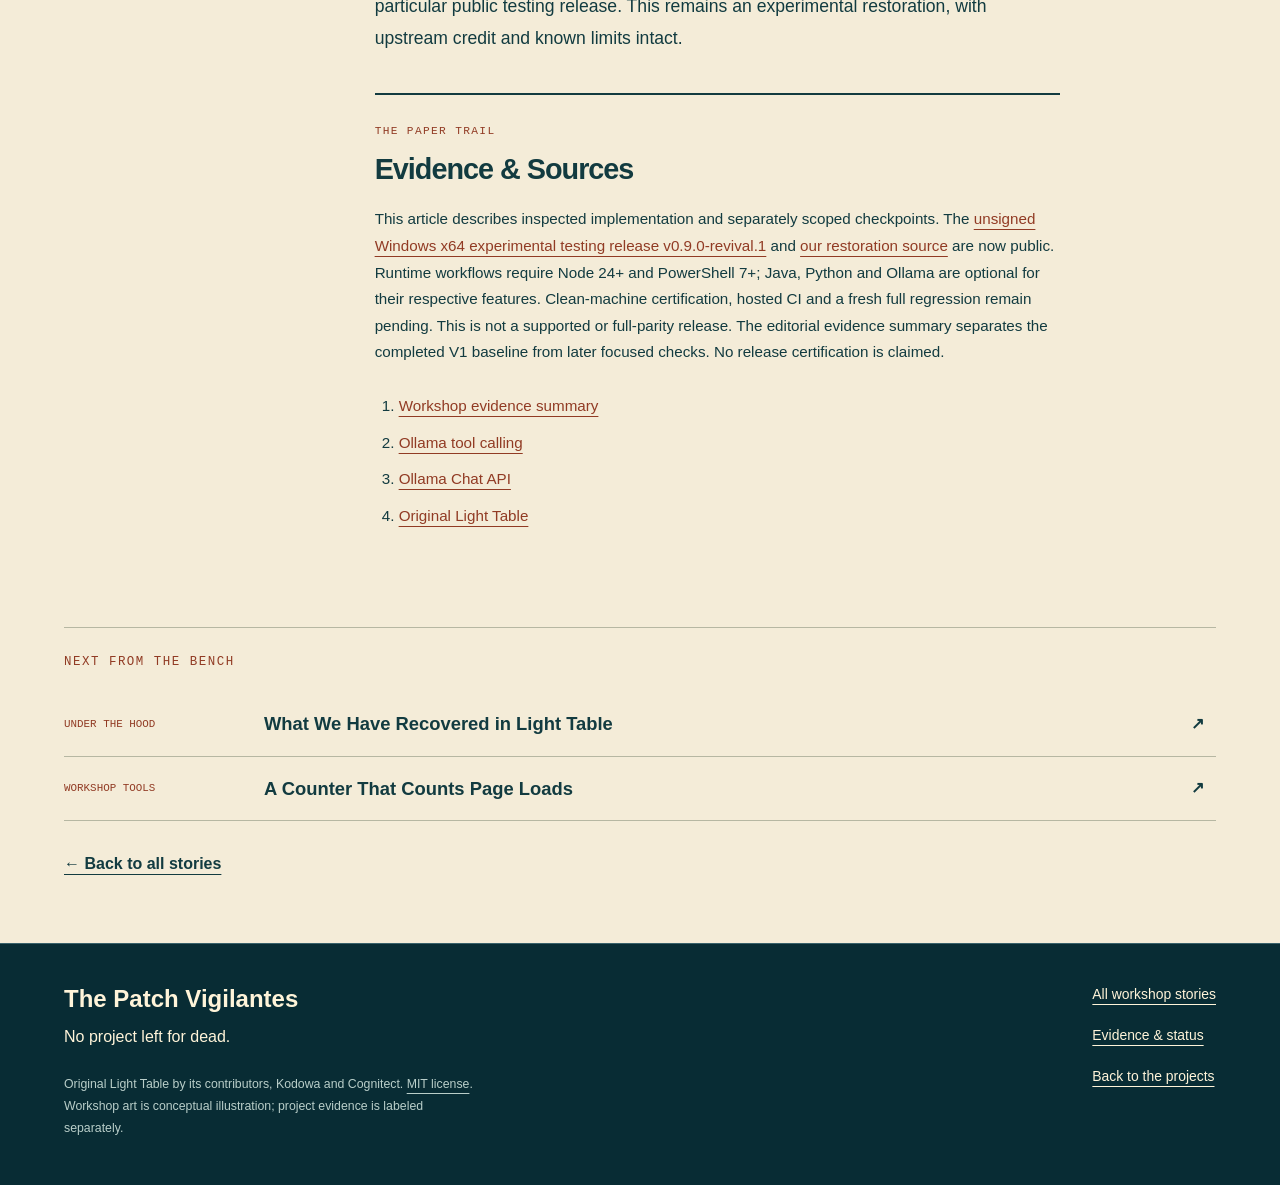
<file: blog/ollama-inside-light-table.html>
<!doctype html><html lang="en"><head><meta charset="utf-8"><meta name="viewport" content="width=device-width, initial-scale=1"><meta name="description" content="Ollama brings model choice, project tools and a running preview into the original editor. Here is what the integration actually does, how to use it, and where its limits remain."><meta name="theme-color" content="#082c34"><title>A Local Coding Assistant, Inside Light Table | The Patch Vigilantes</title><link rel="icon" type="image/png" href="../assets/favicon.png"><link rel="stylesheet" href="../styles.css"><link rel="stylesheet" href="journal.css"><link rel="canonical" href="https://t24085.github.io/patch-vigilantes/blog/ollama-inside-light-table.html"><meta property="og:type" content="article"><meta property="og:title" content="A Local Coding Assistant, Inside Light Table"><meta property="og:description" content="The implemented Ollama integration: local models, real project tools, editor context, preview inspection and honest limits."><meta property="og:url" content="https://t24085.github.io/patch-vigilantes/blog/ollama-inside-light-table.html"><meta property="og:image" content="https://t24085.github.io/patch-vigilantes/assets/lighttable-ollama-session-redacted-20261005.png"><meta property="og:image:alt" content="Actual Light Table code, styled live preview and local Ollama Chat during an in-progress session."><meta name="twitter:card" content="summary_large_image"></head><body><a class="skip" href="#main">Skip to content</a><header class="top"><a class="brand" href="../index.html"><img src="../assets/favicon.png" width="48" height="48" alt=""><span>The Patch<br>Vigilantes<span class="brand-note">RESTORATION WORKSHOP</span></span></a><nav aria-label="Main"><a href="../index.html#workbench">The projects</a><a href="index.html" aria-current="location">Blog</a><a href="../index.html#method">Our method</a><a class="nav-note" href="../index.html#workshop">The workshop <span aria-hidden="true">&#8599;</span></a></nav></header><main id="main" class="journal-main"><div class="journal-masthead article-masthead"><nav class="breadcrumb" aria-label="Breadcrumb"><a href="../index.html">Workshop</a><span aria-hidden="true">/</span><a href="index.html">Blog</a><span aria-hidden="true">/</span><span>Field note 04</span></nav><div class="article-intro article-intro--program"><div><p class="eyebrow">LOCAL AI / 04</p><h1>A Local Coding Assistant, Inside Light Table</h1><p class="article-deck">Ollama brings model choice, project tools and a running preview into the original editor. Here is what the integration actually does, how to use it, and where its limits remain.</p><div class="article-meta"><time datetime="2026-10-05">5 October 2026</time><span>8 min read</span><span class="article-state">Experimental / unsigned public testing release</span></div></div><figure class="article-cover article-cover--program"><a href="../assets/lighttable-ollama-session-redacted-20261005.png" aria-label="Open the actual Light Table and Ollama session screenshot at full size"><img src="../assets/lighttable-ollama-session-redacted-20261005.png" width="1920" height="1032" fetchpriority="high" decoding="async" alt="Actual Light Table editor with HTML source, a styled Dog Wash website live preview and the local Ornith 1.5 9B Ollama chat dock. The assistant is working; private paths and conversation are covered with solid boxes."></a><figcaption>Actual Light Table session, 5 October 2026: HTML source, the styled Dog Wash live preview and Ollama Chat at 65,536 tokens. Private paths and conversation are redacted. Work is in progress; this screenshot does not certify a completed test run.</figcaption></figure></div></div><div class="article-paper"><div class="article-grid"><nav class="article-toc" aria-label="On this page"><p class="eyebrow">IN THIS STORY</p><a href="#inside-editor">Keep the Code and the Conversation Together</a><a href="#setup">Connect an Installed Local Model</a><a href="#context">Tell It Which Code Matters</a><a href="#changes">From a Request to Real File Changes</a><a href="#preview">Check the Program It Actually Runs</a><a href="#control">Pause, Stop and Recover</a><a href="#privacy">Local Inference Has a Specific Boundary</a><a href="#checks">What the Recorded Checks Establish</a><a href="#troubleshooting">When a Session Does Not Behave</a><a href="#sources">Evidence &amp; sources</a></nav><article class="article-body"><section id="inside-editor"><h2>Keep the Code and the Conversation Together</h2><p>The major new addition to this restoration is an implemented Ollama coding assistant inside Light Table. It sits in a resizable Chat / Activity dock while source files and the running program stay in the main workspace. The original editor, menus, inline watches and source-linked errors remain part of the workflow.</p><p>This is more than a text box that produces suggested code. The assistant can read a project, make file changes through the editor, run commands, start an owned development server and inspect the actual native preview. Those abilities also make its permissions important: the current implementation runs with Full Access, using the Windows account's file and terminal permissions.</p></section><section id="setup"><h2>Connect an Installed Local Model</h2><p>Start the tested Light Table build using its documented launcher, open a project, then choose <strong>Assistant → Chat</strong>. Ollama must already be running at <code>http://127.0.0.1:11434</code> and have a suitable model installed. The model selector lists models discovered from the local service; selecting one saves that choice. If the service was unavailable, start it and choose <strong>Assistant → Refresh models</strong>.</p><p>The integration does not install a model for you, and appearing in the selector does not establish coding or tool-calling reliability. A tool-capable model is needed for the complete project workflow. Use the release's assistant guide for its tested model and prerequisites rather than assuming every installed model behaves alike.</p><p>The first request may include a substantial cold load. One recorded 64K-context verification took about 188 seconds to load its model. That is a single observation, not a speed benchmark or a promised startup time. There is no separate warm-up button in the current UI; Stop remains available during model loading as well as generation.</p></section><section id="context"><h2>Tell It Which Code Matters</h2><p>The request includes the active project, selected code, an active-source excerpt, draft buffers and their identities, plus explicitly attached source. Use <strong>Attach files</strong> or <strong>Attach selected code</strong> when a particular implementation matters. Reads and searches use unsaved editor buffers when available, so an assistant can work with the code on screen without requiring a silent preliminary Save.</p><p>The initial context setting is 65,536 tokens, with model thinking disabled. Click the context count in Chat or choose <strong>Assistant → Settings</strong>. Presets cover 8K through 256K; exact custom values range from 2,048 to 262,144. Save remembers the setting and sends it on the next request; Cancel keeps the previous saved value. These are requested context sizes, not a guarantee that every model or machine can support the maximum.</p><p>Both coding and summarization requests explicitly send the configured context size to Ollama. As a conversation grows, older work is summarized while retaining the goal, latest request, changed files, remaining work and command receipts. Recent complete tool exchanges are retained, and large file reads return continuation positions. Compaction is useful bookkeeping, not a guarantee that a model will reason correctly about every detail.</p></section><section id="changes"><h2>From a Request to Real File Changes</h2><p>Enter sends a message; Shift+Enter adds a newline. A run can keep working until it finishes or is stopped, without an overall product duration or tool-call limit. A new message steers the running task between steps. The assistant can create an empty project for scaffolding; the ordinary New project action still provides the existing JavaScript starter.</p><p>Existing files must be read before a write, rename or deletion. Changes are journaled, and disk hashes plus canonical document revisions reject stale edits. The tools use the editor's real document and Save behavior; a failed write retains dirty source. Linked and partial views share full-document history and save state.</p><p>There is no universal proposal/diff/Approve gate in this Full Access workflow. Requests can lead directly to file edits and commands. Review the changed files and actual results, then use <strong>Undo assistant edits</strong> for recorded file changes when subsequent user edits can be preserved. Undo does not reverse arbitrary terminal side effects, dependency installation, external service operations or every consequence of a command.</p><p>For a first exercise, use a disposable project and give a concrete task: “Read this project, add a small change, run its existing tests, and explain the files changed and any failures.” This is a suggested testing prompt, not a claimed recorded benchmark. Watch the file changes, command receipts and running preview rather than treating a fluent completion message as verification.</p></section><section id="preview"><h2>Check the Program It Actually Runs</h2><p>Foreground commands retain their output and real exit codes. Background commands and development servers have explicit ownership. Captured previews can use unsaved buffers; development-server previews use the assistant's actual local connection. Preview tools inspect DOM, console messages, errors and screenshots from the running native view.</p><p>That lets the assistant test a result in the same workspace rather than relying only on generated code. Supported classic-function, callback-constant, CSS and compatible markup updates can preserve program state. Other changes restart explicitly. A successful preview is still evidence for that project and interaction, not proof of arbitrary framework compatibility.</p></section><section id="control"><h2>Pause, Stop and Recover</h2><p>Pause prevents new actions at a safe boundary; a foreground command already in progress can finish. Stop aborts generation and terminates assistant-owned commands, servers and private previews. Use the visible Stop button or <strong>Ctrl+Alt+.</strong>. The draft message is preserved, and the interface shows Stopping while cleanup proceeds.</p><p>Manually started programs and the Ollama service retain their ownership. The assistant also pauses when it needs information, after three identical failures without progress, or after repeated unchanged observations. Steering, new observations and actual edits permit progress. Saved conversations and journals are associated with projects; unfinished work recovered after an editor restart is paused, and an unfinished command is not replayed automatically.</p></section><section id="privacy"><h2>Local Inference Has a Specific Boundary</h2><p>The assistant transport in this build uses loopback HTTP and rejects non-local Ollama endpoints. Model requests therefore go to the local Ollama service. Project context and conversation history are also retained locally by the integration.</p><p>That does not make every task offline. Installing packages, fetching models, running project commands, opening network-enabled previews or using a model/service configuration with external dependencies can involve network traffic. Full Access commands retain the account's permissions and can affect paths beyond the project. Model licensing, downloads, electricity and hardware requirements also remain separate from the editor's local inference integration.</p><p>Execution limits are resource controls rather than a security sandbox. Local command families and browser renderers have a 1 GiB allowance; the separate local JVM allowance remains. Ollama and its loaded model sit outside those quotas. A large requested context can need substantial additional model memory. Captured previews retain their 15-minute program session, separate from the assistant run's duration.</p></section><section id="checks"><h2>What the Recorded Checks Establish</h2><p>The V1 baseline includes deterministic controller checks, actual original-editor tests, a complete editor/runtime regression, a fresh Vite run and the shipped live demo. Separate real-model web and Python projects completed actual tests; the web workflow includes inspected native preview pixels and interrupted recovery. These checks establish implemented behavior in the tested environment, not general model reliability.</p><p>Later focused work verifies the visible Stop button, retained draft, complete recent tool results during compaction, paged reads, repeated-observation handling and preview startup errors. The newest context-picker receipt records 50 controller checks and 22 native checks, including a saved 24,576-token custom value that reached the next model request. It is a focused follow-up, distinct from the earlier complete regression.</p><p>The completed real-model projects used Ornith 1.5 9B. A separate actual model request completed with <code>num_ctx: 65536</code>, and the local service reported 65,536 allocated context tokens. The custom-setting workflow separately verified 24,576 in the next request. These observations establish that the configured values reached the real transport; they do not establish universal model support, maximum-context performance or consistent coding quality.</p></section><section id="troubleshooting"><h2>When a Session Does Not Behave</h2><p><strong>No models or connection error:</strong> check that Ollama is running on its local port, install a suitable model, and Refresh models. <strong>Long first response:</strong> allow for cold loading and available memory; use Stop if you need to end it. <strong>Stale-edit refusal:</strong> let the assistant reread the current document rather than forcing an outdated write.</p><p><strong>Repeated reads or failures:</strong> the pause is deliberate. Give a clearer goal, new information or an explicit next step before resuming. <strong>Model/server error:</strong> inspect the reported error, preserve the journaled changes and choose another tested model or resume explicitly. One installed model hit an Ollama runner assertion during validation; the assistant reported it and paused rather than claiming a completed workflow.</p><p>Inline autocomplete, MCP integrations and cooperating agents are still future work. Clean-machine testing, packaging and compatibility must be judged against the particular public testing release. This remains an experimental restoration, with upstream credit and known limits intact.</p></section><section id="sources" class="article-sources"><p class="eyebrow">THE PAPER TRAIL</p><h2>Evidence &amp; Sources</h2><p>This article describes inspected implementation and separately scoped checkpoints. The <a href="https://github.com/T24085/lighttable-revival/releases/tag/v0.9.0-revival.1">unsigned Windows x64 experimental testing release v0.9.0-revival.1</a> and <a href="https://github.com/T24085/lighttable-revival">our restoration source</a> are now public. Runtime workflows require Node 24+ and PowerShell 7+; Java, Python and Ollama are optional for their respective features. Clean-machine certification, hosted CI and a fresh full regression remain pending. This is not a supported or full-parity release. The editorial evidence summary separates the completed V1 baseline from later focused checks. No release certification is claimed.</p><ol><li><a href="evidence.html#light-table">Workshop evidence summary</a></li><li><a href="https://docs.ollama.com/capabilities/tool-calling">Ollama tool calling</a></li><li><a href="https://docs.ollama.com/api/chat">Ollama Chat API</a></li><li><a href="https://github.com/LightTable/LightTable">Original Light Table</a></li></ol></section></article></div><div class="related-stories"><p class="eyebrow">NEXT FROM THE BENCH</p><a href="light-table-restoration.html"><span>UNDER THE HOOD</span><strong>What We Have Recovered in Light Table</strong><b aria-hidden="true">&#8599;</b></a><a href="page-views-without-a-fake-count.html"><span>WORKSHOP TOOLS</span><strong>A Counter That Counts Page Loads</strong><b aria-hidden="true">&#8599;</b></a></div><a class="text-link" href="index.html">&#8592; Back to all stories</a></div></main><footer class="journal-footer"><div><a class="footer-brand" href="../index.html">The Patch Vigilantes</a><p>No project left for dead.</p><p class="credit">Original Light Table by its contributors, Kodowa and Cognitect. <a href="https://github.com/LightTable/LightTable/blob/develop/LICENSE.md">MIT license</a>.<br>Workshop art is conceptual illustration; project evidence is labeled separately.</p></div><nav aria-label="Footer"><a href="index.html">All workshop stories</a><a href="evidence.html">Evidence &amp; status</a><a href="../index.html#workbench">Back to the projects</a></nav></footer></body></html>
</file>
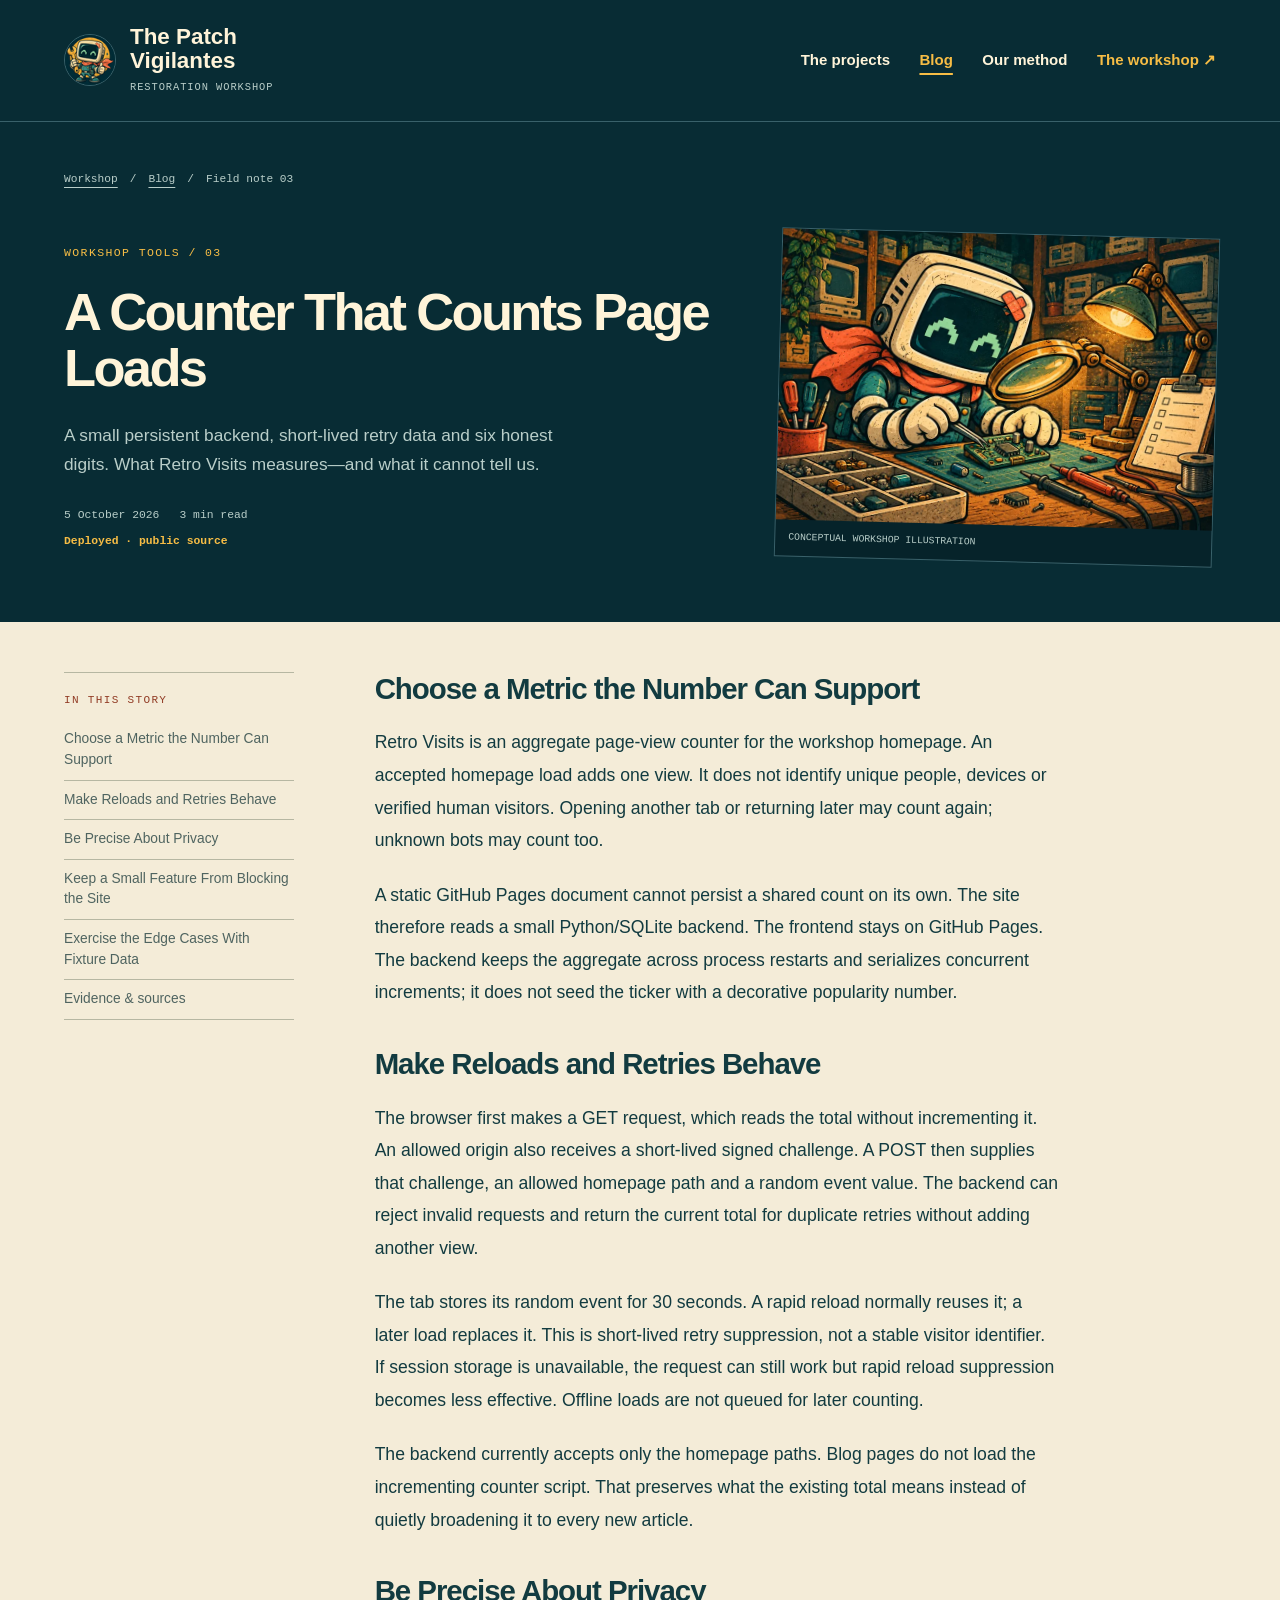
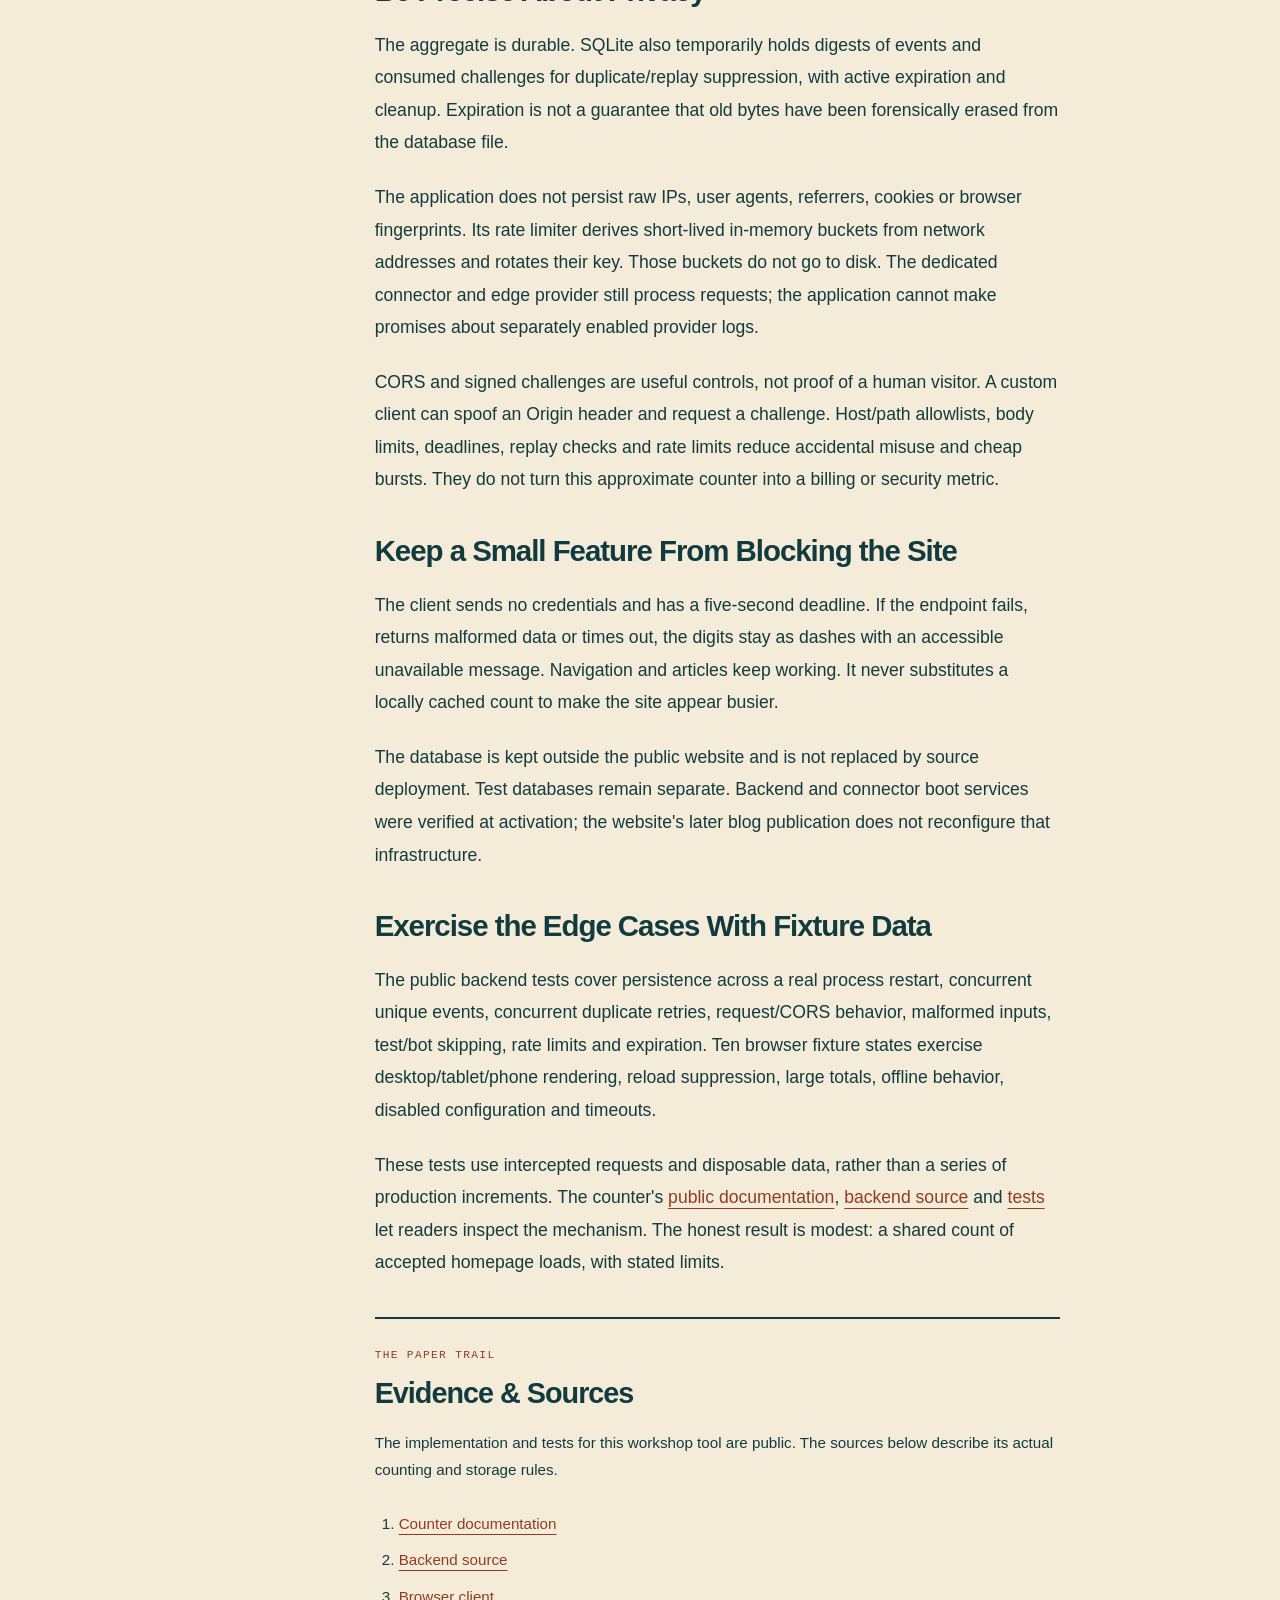
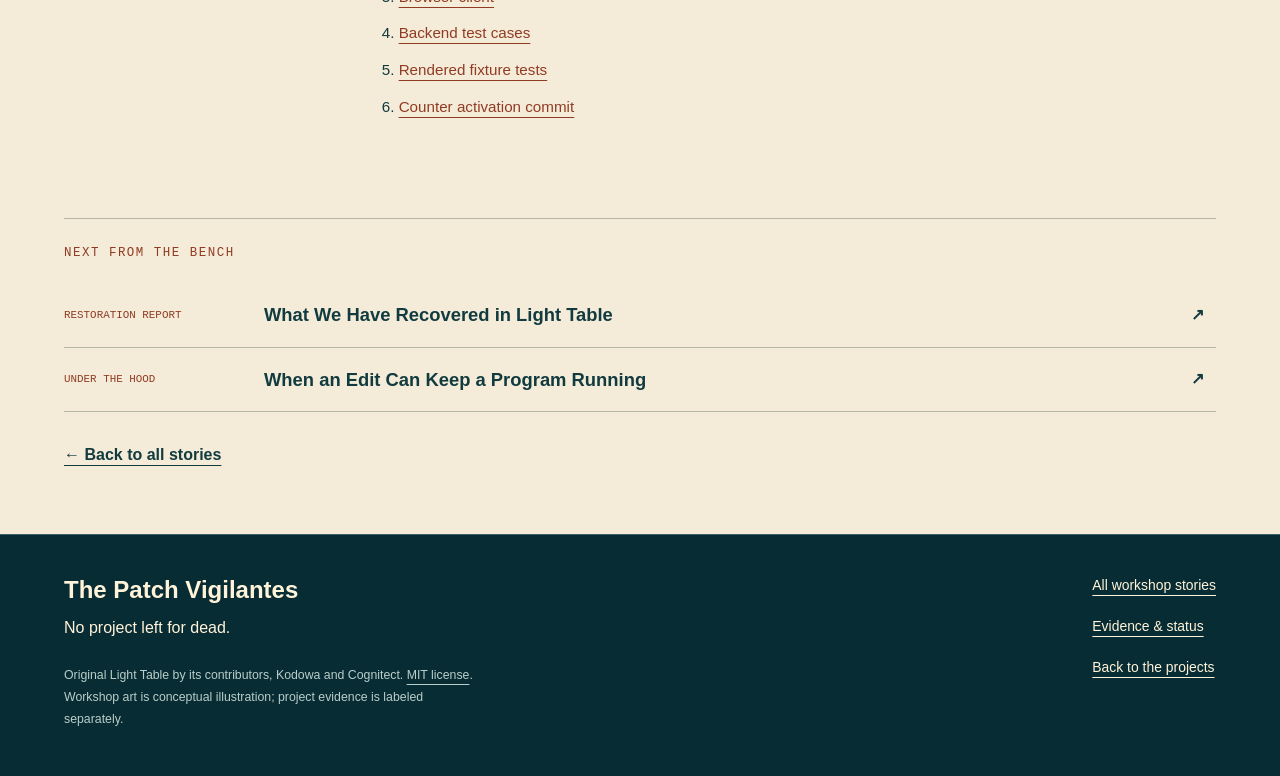
<file: blog/page-views-without-a-fake-count.html>
<!doctype html><html lang="en"><head><meta charset="utf-8"><meta name="viewport" content="width=device-width, initial-scale=1"><meta name="description" content="A small persistent backend, short-lived retry data and six honest digits. What Retro Visits measures—and what it cannot tell us."><meta name="theme-color" content="#082c34"><title>A Counter That Counts Page Loads | The Patch Vigilantes</title><link rel="icon" type="image/png" href="../assets/favicon.png"><link rel="stylesheet" href="../styles.css"><link rel="stylesheet" href="journal.css"></head><body><a class="skip" href="#main">Skip to content</a><header class="top"><a class="brand" href="../index.html"><img src="../assets/favicon.png" width="48" height="48" alt=""><span>The Patch<br>Vigilantes<span class="brand-note">RESTORATION WORKSHOP</span></span></a><nav aria-label="Main"><a href="../index.html#workbench">The projects</a><a href="index.html" aria-current="location">Blog</a><a href="../index.html#method">Our method</a><a class="nav-note" href="../index.html#workshop">The workshop <span aria-hidden="true">&#8599;</span></a></nav></header><main id="main" class="journal-main"><div class="journal-masthead article-masthead"><nav class="breadcrumb" aria-label="Breadcrumb"><a href="../index.html">Workshop</a><span aria-hidden="true">/</span><a href="index.html">Blog</a><span aria-hidden="true">/</span><span>Field note 03</span></nav><div class="article-intro"><div><p class="eyebrow">WORKSHOP TOOLS / 03</p><h1>A Counter That Counts Page Loads</h1><p class="article-deck">A small persistent backend, short-lived retry data and six honest digits. What Retro Visits measures—and what it cannot tell us.</p><div class="article-meta"><time datetime="2026-10-05">5 October 2026</time><span>3 min read</span><span class="article-state">Deployed · public source</span></div></div><figure class="article-cover"><img src="../assets/evidence.webp" width="900" height="600" alt="Conceptual illustration of our CRT mechanic inspecting a circuit board with a magnifier."><figcaption>CONCEPTUAL WORKSHOP ILLUSTRATION</figcaption></figure></div></div><div class="article-paper"><div class="article-grid"><nav class="article-toc" aria-label="On this page"><p class="eyebrow">IN THIS STORY</p><a href="#meaning">Choose a Metric the Number Can Support</a><a href="#loads">Make Reloads and Retries Behave</a><a href="#storage">Be Precise About Privacy</a><a href="#failure">Keep a Small Feature From Blocking the Site</a><a href="#tests">Exercise the Edge Cases With Fixture Data</a><a href="#sources">Evidence &amp; sources</a></nav><article class="article-body"><section id="meaning"><h2>Choose a Metric the Number Can Support</h2><p>Retro Visits is an aggregate page-view counter for the workshop homepage. An accepted homepage load adds one view. It does not identify unique people, devices or verified human visitors. Opening another tab or returning later may count again; unknown bots may count too.</p><p>A static GitHub Pages document cannot persist a shared count on its own. The site therefore reads a small Python/SQLite backend. The frontend stays on GitHub Pages. The backend keeps the aggregate across process restarts and serializes concurrent increments; it does not seed the ticker with a decorative popularity number.</p></section><section id="loads"><h2>Make Reloads and Retries Behave</h2><p>The browser first makes a GET request, which reads the total without incrementing it. An allowed origin also receives a short-lived signed challenge. A POST then supplies that challenge, an allowed homepage path and a random event value. The backend can reject invalid requests and return the current total for duplicate retries without adding another view.</p><p>The tab stores its random event for 30 seconds. A rapid reload normally reuses it; a later load replaces it. This is short-lived retry suppression, not a stable visitor identifier. If session storage is unavailable, the request can still work but rapid reload suppression becomes less effective. Offline loads are not queued for later counting.</p><p>The backend currently accepts only the homepage paths. Blog pages do not load the incrementing counter script. That preserves what the existing total means instead of quietly broadening it to every new article.</p></section><section id="storage"><h2>Be Precise About Privacy</h2><p>The aggregate is durable. SQLite also temporarily holds digests of events and consumed challenges for duplicate/replay suppression, with active expiration and cleanup. Expiration is not a guarantee that old bytes have been forensically erased from the database file.</p><p>The application does not persist raw IPs, user agents, referrers, cookies or browser fingerprints. Its rate limiter derives short-lived in-memory buckets from network addresses and rotates their key. Those buckets do not go to disk. The dedicated connector and edge provider still process requests; the application cannot make promises about separately enabled provider logs.</p><p>CORS and signed challenges are useful controls, not proof of a human visitor. A custom client can spoof an Origin header and request a challenge. Host/path allowlists, body limits, deadlines, replay checks and rate limits reduce accidental misuse and cheap bursts. They do not turn this approximate counter into a billing or security metric.</p></section><section id="failure"><h2>Keep a Small Feature From Blocking the Site</h2><p>The client sends no credentials and has a five-second deadline. If the endpoint fails, returns malformed data or times out, the digits stay as dashes with an accessible unavailable message. Navigation and articles keep working. It never substitutes a locally cached count to make the site appear busier.</p><p>The database is kept outside the public website and is not replaced by source deployment. Test databases remain separate. Backend and connector boot services were verified at activation; the website's later blog publication does not reconfigure that infrastructure.</p></section><section id="tests"><h2>Exercise the Edge Cases With Fixture Data</h2><p>The public backend tests cover persistence across a real process restart, concurrent unique events, concurrent duplicate retries, request/CORS behavior, malformed inputs, test/bot skipping, rate limits and expiration. Ten browser fixture states exercise desktop/tablet/phone rendering, reload suppression, large totals, offline behavior, disabled configuration and timeouts.</p><p>These tests use intercepted requests and disposable data, rather than a series of production increments. The counter's <a href="https://github.com/T24085/patch-vigilantes/blob/main/COUNTER.md">public documentation</a>, <a href="https://github.com/T24085/patch-vigilantes/blob/main/server/counter.py">backend source</a> and <a href="https://github.com/T24085/patch-vigilantes/blob/main/test/counter_python.py">tests</a> let readers inspect the mechanism. The honest result is modest: a shared count of accepted homepage loads, with stated limits.</p></section><section id="sources" class="article-sources"><p class="eyebrow">THE PAPER TRAIL</p><h2>Evidence &amp; Sources</h2><p>The implementation and tests for this workshop tool are public. The sources below describe its actual counting and storage rules.</p><ol><li><a href="https://github.com/T24085/patch-vigilantes/blob/main/COUNTER.md">Counter documentation</a></li><li><a href="https://github.com/T24085/patch-vigilantes/blob/main/server/counter.py">Backend source</a></li><li><a href="https://github.com/T24085/patch-vigilantes/blob/main/site/counter.js">Browser client</a></li><li><a href="https://github.com/T24085/patch-vigilantes/blob/main/test/counter_python.py">Backend test cases</a></li><li><a href="https://github.com/T24085/patch-vigilantes/blob/main/test/counter_browser.cjs">Rendered fixture tests</a></li><li><a href="https://github.com/T24085/patch-vigilantes/commit/54730432c694ab4ddaa00becbe97687bf1c31b42">Counter activation commit</a></li></ol></section></article></div><div class="related-stories"><p class="eyebrow">NEXT FROM THE BENCH</p><a href="light-table-restoration.html"><span>RESTORATION REPORT</span><strong>What We Have Recovered in Light Table</strong><b aria-hidden="true">&#8599;</b></a><a href="live-editing-without-losing-state.html"><span>UNDER THE HOOD</span><strong>When an Edit Can Keep a Program Running</strong><b aria-hidden="true">&#8599;</b></a></div><a class="text-link" href="index.html">&#8592; Back to all stories</a></div></main><footer class="journal-footer"><div><a class="footer-brand" href="../index.html">The Patch Vigilantes</a><p>No project left for dead.</p><p class="credit">Original Light Table by its contributors, Kodowa and Cognitect. <a href="https://github.com/LightTable/LightTable/blob/develop/LICENSE.md">MIT license</a>.<br>Workshop art is conceptual illustration; project evidence is labeled separately.</p></div><nav aria-label="Footer"><a href="index.html">All workshop stories</a><a href="evidence.html">Evidence &amp; status</a><a href="../index.html#workbench">Back to the projects</a></nav></footer></body></html>
</file>
<file: styles.css>
:root{--canvas:#082c34;--deep:#06232a;--surface:#0c3540;--cream:#fff4d9;--paper:#f4ecd8;--ink:#123b40;--muted:#4f6460;--light-muted:#b9cec9;--line:#39616a;--paper-line:#b6b7a2;--gold:#f7bd45;--coral:#f18a6b;--rust:#913b24;--body:"Segoe UI",Arial,sans-serif;--display:"Arial Black","Segoe UI",sans-serif;--mono:Consolas,"Courier New",monospace;color-scheme:dark}
*{box-sizing:border-box}html{scroll-behavior:smooth;scroll-padding-top:28px}body{margin:0;background:var(--canvas);color:var(--cream);font:1rem/1.65 var(--body)}a{color:inherit;text-underline-offset:5px;text-decoration-thickness:1px}a:hover{color:var(--gold)}a:focus-visible{outline:3px solid var(--coral);outline-offset:6px}img{display:block;width:100%;height:auto}figure,p{margin:0}h1,h2,h3,h4{font-family:var(--display);line-height:1.04;margin:0;letter-spacing:-.045em}h2{font-size:clamp(2.4rem,4.7vw,4.6rem)}h2 em,.closing-line em{font-family:Georgia,serif;font-weight:400}h3{font-size:1.45rem}p{margin-bottom:1rem}figure{min-width:0}.top,.hero,footer{max-width:1600px;margin:auto}.top{padding:25px 5%;display:flex;align-items:center;justify-content:space-between;gap:30px;border-bottom:1px solid var(--line)}.brand{display:flex;gap:14px;align-items:center;text-decoration:none;font-weight:850;line-height:1.05;font-size:1.4rem}.brand img{width:52px;height:52px;border-radius:50%;border:1px solid var(--line)}.brand-note{display:block;font:.65rem/1.5 var(--mono);letter-spacing:.09em;color:var(--light-muted);margin-top:8px}.top nav{display:flex;gap:35px;align-items:center;font-size:.94rem;font-weight:600}.top nav a{text-decoration:none;padding:8px 0}.nav-note{color:var(--gold)}.hero{padding:66px 5% 58px;display:grid;grid-template-columns:1.07fr 1fr;gap:3%;align-items:center;overflow:hidden;position:relative}.hero-copy{position:relative;z-index:2}.eyebrow{font:.78rem/1.5 var(--mono);letter-spacing:.12em;color:var(--gold);margin-bottom:22px}.pilot{display:inline-block;width:8px;height:8px;background:var(--gold);border-radius:50%;box-shadow:0 0 0 4px #f7bd4518;vertical-align:middle;margin-right:10px}h1{font-size:clamp(2.9rem,5vw,5.1rem);max-width:15ch;line-height:1.03;letter-spacing:-.055em}.lead{font-size:1.13rem;line-height:1.7;color:var(--light-muted);max-width:46ch;margin:26px 0}.hero-actions{display:flex;flex-wrap:wrap;gap:20px;align-items:center}.button{display:inline-flex;align-items:center;gap:20px;background:var(--gold);color:var(--deep);text-decoration:none;font-weight:800;padding:14px 21px;border:1px solid var(--deep);box-shadow:4px 4px 0 var(--deep);transition:transform .2s,background .2s}.button:hover{background:var(--cream);color:var(--deep);transform:translateY(-3px)}.button span{font-size:1.4rem;line-height:1}.tagline{font:italic 1.07rem Georgia,serif;color:var(--cream)}.hero-footnote{font:.64rem/1.5 var(--mono);letter-spacing:.12em;color:var(--light-muted);margin:27px 0 0}.mascot{position:relative;align-self:center;margin:0 -3% 0 0}.mascot img{position:relative;border-radius:50%;mix-blend-mode:lighten}.orbit{position:absolute;inset:2%;border:1px dashed #71877e;border-radius:50%;transform:rotate(-15deg)}.hero-stamp{position:absolute;right:0;top:0;z-index:2;background:var(--cream);color:var(--ink);border:2px solid var(--ink);outline:5px solid var(--cream);font:.85rem/1.3 var(--mono);padding:24px 18px;transform:rotate(11deg);border-radius:50%;text-align:center;box-shadow:5px 6px 0 #0003}.hero-stamp b{font-size:1.4rem}.mascot figcaption{display:flex;justify-content:center;gap:15px;font:.64rem/1.5 var(--mono);color:var(--light-muted);letter-spacing:.04em;margin-top:16px}.mascot figcaption>span:nth-child(2){color:var(--coral)}.manifesto{display:flex;justify-content:center;align-items:center;gap:3.2%;padding:22px 4%;background:var(--gold);color:var(--deep);font:800 .93rem/1.5 var(--mono);letter-spacing:.07em;border-top:2px solid var(--deep);border-bottom:2px solid var(--deep)}.manifesto>span:nth-child(even){font-size:1.5rem}
.workbench,.method{background:var(--paper);color:var(--ink);padding:85px max(5%,calc((100vw - 1440px)/2));color-scheme:light}.section-head{display:flex;justify-content:space-between;align-items:end;gap:40px;margin-bottom:38px}.section-head .eyebrow{color:var(--rust)}.section-head>p{color:var(--muted);max-width:43ch;margin:0 0 4px}.section-head>p strong{font-weight:500;color:var(--ink)}.shelf-label{display:flex;gap:28px;align-items:center;border-top:1px solid var(--paper-line);padding:17px 0;font:.68rem/1.5 var(--mono);letter-spacing:.05em}.shelf-label b{background:var(--ink);color:var(--cream);padding:4px 8px;margin-left:7px}.shelf-end{margin-left:auto;color:var(--muted)}.project{background:var(--cream);border:1px solid var(--ink);box-shadow:7px 7px 0 #123b401a}.project-overview{display:grid;grid-template-columns:.78fr 1.22fr;gap:5%;padding:40px}.file-label{font:.68rem/1.5 var(--mono);letter-spacing:.07em;color:var(--muted);display:flex;justify-content:space-between;margin-bottom:21px}.file-label>span{font-size:1.5rem;color:var(--rust)}.status{display:inline-block;padding:6px 9px;background:#f18a6b30;border:1px solid var(--rust);color:var(--rust);font:.65rem/1.5 var(--mono);letter-spacing:.04em;margin-bottom:19px}.project h3{font-size:clamp(2.7rem,4vw,4.2rem)}.project-deck{font-size:1.09rem;line-height:1.6;margin:19px 0 15px}.project-title>p:not(.file-label):not(.project-deck){color:var(--muted);font-size:.94rem}.text-link{display:inline-block;margin:6px 0 18px;font-weight:800}.text-link:hover,.project-bottom a:hover,.credit a:hover{color:var(--rust)}.private-note{font:.74rem/1.6 var(--mono)!important;max-width:35ch;margin-bottom:0}.proof{align-self:center;transform:rotate(1.2deg);background:var(--canvas);border:1px solid var(--ink);box-shadow:6px 7px 0 #123b4020;color:var(--cream);padding:14px;transition:transform .25s}.proof:hover{transform:rotate(0deg)}.proof-top{font:.65rem/1.5 var(--mono);letter-spacing:.06em;margin-bottom:13px}.proof img{border:1px solid var(--line)}.proof>a{display:block}.proof figcaption{display:flex;justify-content:space-between;gap:10px;font:.61rem/1.6 var(--mono);color:var(--light-muted);margin-top:12px}.proof-note{font:.77rem/1.6 var(--body);color:var(--light-muted);margin:14px 0 0}.repair-log{border-top:1px solid var(--paper-line);display:grid;grid-template-columns:1fr 1fr;padding:30px 40px;gap:6%}.repair-log>div+div{border-left:1px solid var(--paper-line);padding-left:12%}.log-label{font:.68rem/1.5 var(--mono);letter-spacing:.05em;margin-bottom:14px}.log-label>span{padding-right:8px;font-size:1rem}.pending{color:var(--rust)}h4{font-size:1.4rem;margin-bottom:13px}.repair-log p:last-child{font-size:.91rem;color:var(--muted);margin-bottom:0}.repair-log code{font:.85rem var(--mono);background:#dfe7d5;padding:2px 4px;color:var(--ink)}.project-bottom{background:var(--ink);color:var(--cream);padding:17px 40px;display:flex;justify-content:space-between;gap:20px;font:.68rem/1.5 var(--mono);letter-spacing:.035em}.project-bottom a:hover{color:var(--gold)}.shelf-note{font:.77rem/1.7 var(--mono);color:var(--muted);margin:23px 0 0}.shelf-note>span{color:var(--rust);padding-right:9px}
.method{padding-top:15px;padding-bottom:85px}.process{display:grid;grid-template-columns:repeat(3,minmax(0,1fr));gap:28px;list-style:none;padding:0;margin:0}.process li{min-width:0}.process figure{border:1px solid var(--ink);background:var(--canvas);color:var(--cream);position:relative}.process img{aspect-ratio:3/2;object-fit:cover}.process figcaption{font:.58rem/1.5 var(--mono);letter-spacing:.04em;padding:10px 12px;color:var(--light-muted)}.step-heading{display:flex;align-items:center;gap:15px;margin:22px 0 14px}.step-heading>span{font:1.1rem var(--mono);border:1px solid var(--ink);padding:8px;background:var(--gold);transform:rotate(-4deg)}.process li>p{color:var(--muted);font-size:.95rem;max-width:39ch}.step-note{display:block;font:.59rem/1.6 var(--mono);letter-spacing:.045em;padding-top:15px;border-top:1px solid var(--paper-line);color:var(--muted)}
.workshop{max-width:1600px;margin:auto;padding:70px 5% 55px}.workshop-heading{display:flex;justify-content:space-between;align-items:end;gap:30px;margin-bottom:35px}.workshop-heading>p{color:var(--light-muted);margin-bottom:0}.workshop-art{border:1px solid var(--line);position:relative}.workshop-art img{aspect-ratio:1600/603;object-fit:cover}.workshop-art figcaption{display:flex;justify-content:space-between;gap:20px;padding:14px 20px;background:var(--deep);color:var(--light-muted);font:.65rem/1.5 var(--mono);letter-spacing:.05em}.workshop-closing{display:grid;grid-template-columns:1fr .8fr 1fr;gap:4%;align-items:center;margin-top:55px}.closing-line{font:800 clamp(1.7rem,2.7vw,2.8rem)/1.15 var(--display);letter-spacing:-.04em;margin:0}.toolkit{transform:rotate(-6deg)}.closing-note>p{color:var(--light-muted);font-size:.93rem}.closing-note .button{font-size:.9rem}footer{padding:35px 5% 40px;border-top:1px solid var(--line);display:flex;justify-content:space-between;gap:40px}.footer-brand{font-weight:800;font-size:1.5rem;text-decoration:none}footer p{margin:6px 0}.credit{color:var(--light-muted);font-size:.77rem;max-width:61ch;margin-top:22px;line-height:1.8}.counter-wrap{min-width:260px}.counter-label{font:.65rem var(--mono);letter-spacing:.08em;color:var(--gold)}.digits{display:flex;gap:4px;margin:10px 0}.digits span{background:#031920;border:1px solid #365761;border-radius:3px;box-shadow:inset 0 -16px 0 #061f27;color:var(--gold);font:1.8rem/1.4 var(--mono);padding:0 8px}.counter-wrap p{color:var(--light-muted);font-size:.77rem}.counter-fine{max-width:33ch}.skip{position:absolute;top:-100px;left:20px;background:var(--gold);color:var(--deep);padding:12px;z-index:10}.skip:focus{top:10px}
@media(prefers-reduced-motion:no-preference){.pilot{animation:pilot 4s ease-in-out infinite}.hero-stamp{animation:stamp-in .8s ease-out both}@keyframes pilot{50%{box-shadow:0 0 0 6px #f7bd4528}}@keyframes stamp-in{from{opacity:0;transform:rotate(0deg) scale(.85)}to{opacity:1;transform:rotate(11deg) scale(1)}}}
@media(min-width:1600px){.manifesto{gap:50px}}
@media(max-width:1050px){.top nav{gap:22px}.nav-note{display:none}.hero{padding-top:50px;padding-bottom:48px}.hero-stamp{font-size:.64rem;padding:19px 14px}.hero-stamp b{font-size:1.1rem}.hero-actions{gap:17px}.tagline{font-size:.98rem}.manifesto{font-size:.73rem;gap:3%}.section-head{gap:25px}.section-head>p{max-width:33ch;font-size:.94rem}.project-overview{grid-template-columns:.85fr 1.15fr;padding:28px;gap:4%}.proof figcaption{flex-direction:column;gap:1px}.repair-log{padding:28px}.project-bottom{padding:17px 28px}.process{gap:20px}.step-heading{gap:10px}.step-heading h3{font-size:1.23rem}.process figcaption{font-size:.53rem;padding:9px}.shelf-end{display:none}.workshop-closing{grid-template-columns:1fr .65fr 1fr;gap:3%}.closing-line{font-size:1.8rem}}
@media(max-width:800px){.hero{grid-template-columns:1.1fr .9fr}.hero h1{font-size:clamp(2.65rem,5.6vw,3.6rem)}.lead{font-size:1rem}.hero-stamp{right:-3%;top:-5%}.mascot figcaption{font-size:.51rem;gap:8px}.hero-footnote{font-size:.55rem}.manifesto{flex-wrap:wrap;gap:10px 20px}.manifesto>span:nth-child(6){display:none}.section-head{align-items:start}.project-overview{grid-template-columns:1fr}.project-title{display:grid;grid-template-columns:1fr 1fr;column-gap:25px}.project-title>.file-label,.project-title>.status,.project-title>h3,.project-title>.project-deck{grid-column:1}.project-title>.file-label{margin-bottom:14px}.project-title>.status{justify-self:start}.project-title>p:nth-of-type(3){grid-column:2;grid-row:2 / span 3;align-self:start}.project-title>.text-link,.project-title>.private-note{grid-column:2}.project-title>.text-link{grid-row:5}.project-title>.private-note{grid-row:6}.proof{margin-top:25px;transform:rotate(.5deg)}.proof figcaption{flex-direction:row}.process{grid-template-columns:1fr;gap:32px}.process li{display:grid;grid-template-columns:1fr 1fr;gap:0 24px}.process figure{grid-row:1 / span 3}.step-heading{margin:0 0 12px;align-self:start}.step-note{align-self:end}.process li>p{font-size:.95rem}.workshop-heading>p{max-width:29ch}.workshop-closing{grid-template-columns:1fr 1.25fr}.toolkit{grid-column:1;grid-row:2;width:85%;margin-top:20px}.closing-note{grid-column:2;grid-row:1 / span 2}footer{gap:25px}.counter-wrap{min-width:230px}}
@media(max-width:560px){.top{padding:18px 6%;align-items:center;gap:14px}.brand{font-size:1.07rem;gap:10px}.brand img{width:42px;height:42px}.brand-note{font-size:.51rem;letter-spacing:.045em}.top nav{flex-direction:column;gap:0;align-items:start;font-size:.73rem}.top nav a{padding:7px 0;min-height:32px}.hero{grid-template-columns:1fr;padding:38px 6% 30px;gap:34px}.hero h1{font-size:clamp(2.55rem,9.4vw,3.4rem);max-width:16ch}.eyebrow{font-size:.66rem;margin-bottom:17px}.lead{font-size:1.03rem;margin:23px 0}.hero-actions{gap:19px}.button{font-size:.9rem;padding:13px 18px;gap:17px}.hero-footnote{margin-top:24px}.mascot{width:91%;margin:auto}.hero-stamp{right:0;top:0;font-size:.69rem;padding:19px 14px}.mascot figcaption{font-size:.53rem;gap:10px;margin-top:12px}.manifesto{padding:17px 5%;font-size:.65rem;gap:8px 14px}.manifesto>span:nth-child(even){font-size:1rem}.manifesto>span:nth-child(4){display:none}.workbench,.method{padding:46px 6%}.section-head{display:block;margin-bottom:26px}h2{font-size:2.5rem}.section-head>p{margin-top:23px;max-width:38ch;font-size:.94rem}.shelf-label{gap:13px;font-size:.53rem;padding:16px 0}.shelf-label b{margin-left:2px;padding:3px 5px}.project{box-shadow:4px 4px 0 #123b401a}.project-overview{padding:22px;gap:0}.project-title{display:block}.project-title>p:nth-of-type(3){margin-bottom:14px}.project h3{font-size:3rem}.status{font-size:.57rem;margin-bottom:16px}.project-deck{font-size:1.02rem}.private-note{font-size:.71rem!important}.proof{margin:27px -8px 0;padding:10px;transform:none}.proof-top{font-size:.54rem}.proof figcaption{font-size:.51rem;flex-direction:column;gap:4px}.proof-note{font-size:.72rem}.repair-log{grid-template-columns:1fr;padding:23px;gap:26px}.repair-log>div+div{border-left:0;border-top:1px solid var(--paper-line);padding:23px 0 0}.repair-log p:last-child{font-size:.92rem}.log-label{font-size:.62rem}h4{font-size:1.35rem}.project-bottom{flex-direction:column;gap:13px;padding:18px 22px;font-size:.59rem}.project-bottom a{font-size:.75rem;min-height:30px}.shelf-note{font-size:.7rem}.method{padding-top:8px}.process{gap:36px}.process li{display:block}.process figcaption{font-size:.54rem;padding:11px}.step-heading{margin:21px 0 13px}.step-heading h3{font-size:1.45rem}.step-note{font-size:.6rem}.process li>p{max-width:none}.workshop{padding:45px 6%}.workshop-heading{display:block;margin-bottom:26px}.workshop-heading>p{margin-top:23px;max-width:none;font-size:.94rem}.workshop-art{margin:0 -2%}.workshop-art img{aspect-ratio:4/3;object-position:49% center}.workshop-art figcaption{flex-direction:column;padding:13px;gap:4px;font-size:.54rem}.workshop-closing{grid-template-columns:1fr;gap:26px;margin-top:35px}.closing-line{font-size:2.3rem}.toolkit{grid-row:auto;grid-column:auto;width:80%;max-width:290px;margin:0 auto}.closing-note{grid-column:auto;grid-row:auto}.closing-note>p{font-size:1rem}footer{flex-direction:column;padding:30px 6%;gap:30px}.footer-brand{font-size:1.4rem}.credit{font-size:.77rem}.counter-wrap{min-width:0}.counter-label{font-size:.66rem}.counter-wrap p{font-size:.77rem}}
@media(prefers-reduced-motion:reduce){html{scroll-behavior:auto}*,*::before,*::after{animation:none!important;transition:none!important}.button:hover{transform:none}.proof:hover{transform:none}}

.counter-wrap{max-width:100%}.digits{display:grid;grid-template-columns:repeat(var(--counter-length,6),minmax(0,1fr));width:min(100%,calc(var(--counter-length,6)*38px));max-width:100%}.digits span{text-align:center;padding:0;font-size:clamp(.7rem,calc(12rem/var(--counter-length,6)),1.8rem)}
</file>
<file: blog/journal.css>
/* Workshop field notes share the existing cream/teal color and local-font system. */
.top nav [aria-current]{color:var(--gold);text-decoration:underline;text-decoration-thickness:2px;text-underline-offset:8px}.top nav{gap:clamp(18px,2.3vw,35px)}.journal-main{max-width:none}.journal-masthead{max-width:1440px;margin:auto;padding:45px 5% 60px}.journal-masthead h1{font-size:clamp(2.6rem,5.3vw,5.1rem);max-width:23ch;line-height:1.08;letter-spacing:-.05em}.journal-masthead h1 em{font-family:Georgia,serif;font-weight:400}.article-deck{font-size:1.18rem;color:var(--light-muted);line-height:1.7;max-width:56ch;margin:24px 0}.index-masthead{display:flex;align-items:center;justify-content:space-between;gap:40px;padding-top:68px}.index-masthead h1{font-size:clamp(3.2rem,6.5vw,6.4rem)}.journal-seal{font:1.15rem/1.45 var(--mono);text-align:center;border:2px solid var(--gold);outline:1px dashed var(--gold);outline-offset:9px;border-radius:50%;padding:44px 28px;color:var(--gold);transform:rotate(9deg);margin:15px 5% 0 0;flex-shrink:0}.journal-seal b{font-size:1.6rem}.journal-index-paper,.article-paper{background:var(--paper);color:var(--ink);color-scheme:light;padding:50px max(5%,calc((100vw - 1300px)/2)) 65px}.index-label{display:flex;justify-content:space-between;gap:20px;font:.7rem/1.5 var(--mono);color:var(--muted);letter-spacing:.06em;border-bottom:1px solid var(--paper-line);padding-bottom:20px;margin-bottom:34px}.story{text-decoration:none;color:var(--ink);display:block;position:relative}.story:hover{color:var(--ink)}.story:focus-visible{outline-color:var(--rust)}.story figure{background:var(--canvas);border:1px solid var(--ink);overflow:hidden}.story img{aspect-ratio:3/2;object-fit:cover;transition:transform .35s}.story:hover img{transform:scale(1.025)}.story figcaption{padding:10px 14px;color:var(--light-muted);font:.62rem/1.5 var(--mono);letter-spacing:.05em}.featured-story{display:grid;grid-template-columns:1.08fr .92fr;gap:5%;align-items:center}.story-copy>.eyebrow{color:var(--rust);font-size:.73rem;margin-bottom:16px}.story-copy h2{font-size:clamp(2rem,3.2vw,3.2rem);line-height:1.13;letter-spacing:-.04em}.story-copy>p:not(.eyebrow){font-size:1.05rem;color:var(--muted);line-height:1.7;margin:21px 0}.article-meta{display:flex;flex-wrap:wrap;gap:8px 20px;font:.71rem/1.6 var(--mono);color:var(--light-muted);margin:26px 0 0}.article-state{flex-basis:100%;color:var(--gold);font-weight:600}.story .article-meta{color:var(--muted);font-size:.65rem;margin-top:18px}.story .article-state{color:var(--rust)}.story-read{display:flex;justify-content:space-between;align-items:center;font-weight:800;margin-top:27px;border-top:1px solid var(--paper-line);padding-top:16px}.story-read>span{font-size:1.5rem}.more-stories{margin-top:60px;padding-top:25px;border-top:1px solid var(--paper-line)}.small-section-title{font-size:1.5rem;letter-spacing:-.025em;margin-bottom:28px}.story-grid{display:grid;grid-template-columns:1fr 1fr;gap:42px}.story-grid .story-copy{padding-top:25px}.story-grid h2{font-size:clamp(1.85rem,2.5vw,2.5rem);max-width:22ch}.index-evidence{margin-top:60px;display:flex;gap:35px;justify-content:space-between;align-items:center;background:var(--cream);border:1px solid var(--paper-line);padding:30px}.index-evidence .eyebrow{color:var(--rust);margin-bottom:13px}.index-evidence h2{font-size:1.8rem}.index-evidence p:last-child{margin:15px 0 0;max-width:62ch;color:var(--muted);font-size:.96rem}.index-evidence .button{flex-shrink:0;font-size:.88rem}.breadcrumb{display:flex;gap:12px;flex-wrap:wrap;font:.7rem/1.6 var(--mono);color:var(--light-muted);margin-bottom:40px}.breadcrumb a{padding:4px 0}.breadcrumb>span{padding:4px 0}.article-intro{display:grid;grid-template-columns:1.2fr .8fr;gap:5%;align-items:center}.article-intro h1{font-size:clamp(2.5rem,4.1vw,4.1rem);max-width:23ch}.article-intro .eyebrow{font-size:.72rem}.article-intro .article-deck{font-size:1.08rem}.article-cover{border:1px solid var(--line);transform:rotate(1.5deg);background:var(--deep)}.article-cover img{aspect-ratio:3/2;object-fit:cover}.article-cover figcaption{font:.61rem/1.5 var(--mono);color:var(--light-muted);padding:11px 13px}.article-grid{display:grid;grid-template-columns:230px minmax(0,760px);gap:7%;max-width:1160px;margin:auto;align-items:start}.article-toc{position:sticky;top:25px;border-top:1px solid var(--paper-line);padding-top:19px}.article-toc .eyebrow{color:var(--rust);font-size:.69rem;margin-bottom:12px}.article-toc a{display:block;font-size:.86rem;line-height:1.5;padding:9px 0;text-decoration:none;border-bottom:1px solid var(--paper-line);color:var(--muted)}.article-toc a:hover{color:var(--rust);text-decoration:underline}.article-toc a:focus-visible{outline-color:var(--rust)}.article-body{min-width:0;font-size:1.1rem;line-height:1.85;max-width:70ch}.article-body section{scroll-margin-top:25px;margin-bottom:38px}.article-body h2{font-size:clamp(1.65rem,2.3vw,2.25rem);line-height:1.18;letter-spacing:-.035em;margin:0 0 20px}.article-body p{color:var(--ink);margin-bottom:22px}.article-body a{color:var(--rust);text-decoration-thickness:1px}.article-body a:hover{color:var(--ink);text-decoration-thickness:2px}.article-body a:focus-visible{outline-color:var(--rust)}.article-body code{font:.94em/1.6 var(--mono);background:#e0e5d2;padding:2px 5px;overflow-wrap:anywhere}.article-sources{border-top:2px solid var(--ink);padding-top:28px;font-size:.95rem;line-height:1.75}.article-sources .eyebrow{color:var(--rust);font-size:.7rem;margin-bottom:13px}.article-sources h2{font-size:1.8rem}.article-sources ol{padding-left:24px}.article-sources li{padding:5px 0}.table-scroll{max-width:100%;overflow-x:auto;margin:25px 0;border:1px solid var(--paper-line);background:var(--cream)}.table-scroll:focus-visible{outline:3px solid var(--rust);outline-offset:3px}.table-scroll table{border-collapse:collapse;width:100%;min-width:440px;font-size:.93rem;line-height:1.6}.table-scroll caption{text-align:left;padding:15px 17px;font-size:.78rem;color:var(--muted);font-family:var(--mono);border-bottom:1px solid var(--paper-line)}.table-scroll th,.table-scroll td{padding:15px 17px;text-align:left;vertical-align:top;border-bottom:1px solid var(--paper-line)}.table-scroll thead{background:var(--ink);color:var(--cream)}.table-scroll tbody th{width:35%;font-weight:650}.table-scroll tr:last-child>*{border-bottom:0}.related-stories{max-width:1160px;margin:55px auto 30px;border-top:1px solid var(--paper-line);padding-top:25px}.related-stories>.eyebrow{color:var(--rust);margin-bottom:20px}.related-stories a{display:grid;grid-template-columns:180px 1fr 25px;gap:20px;align-items:center;padding:18px 0;border-bottom:1px solid var(--paper-line);text-decoration:none}.related-stories a>span{font:.68rem/1.5 var(--mono);color:var(--rust)}.related-stories strong{font-size:1.15rem;line-height:1.5}.related-stories a:hover{color:var(--rust)}.article-paper>.text-link{display:block;max-width:1160px;margin:30px auto 0}.article-paper>.text-link:hover{color:var(--rust)}.journal-footer nav{display:flex;flex-direction:column;gap:10px;font-size:.87rem}.journal-footer nav a{padding:4px 0}.evidence-masthead{padding-top:65px}.evidence-paper>.article-body{margin:auto;max-width:76ch}.evidence-paper .article-body section+section{border-top:1px solid var(--paper-line);padding-top:30px}
.home-journal{padding:65px max(5%,calc((100vw - 1440px)/2));background:var(--canvas);color:var(--cream)}.home-journal-intro{display:grid;grid-template-columns:1fr .9fr;gap:7%;align-items:center}.home-journal-intro>div>p:not(.eyebrow){color:var(--light-muted);max-width:48ch;font-size:1.04rem;margin:24px 0}.home-journal-intro h2 em{font-family:Georgia,serif;font-weight:400}.home-journal-intro figure{border:1px solid var(--line);transform:rotate(1deg)}.home-journal-intro figure img{aspect-ratio:3/2;object-fit:cover}.home-journal-intro figcaption{background:var(--deep);color:var(--light-muted);font:.64rem/1.5 var(--mono);padding:12px 14px}.home-story-links{margin-top:36px;border-top:1px solid var(--line)}.home-story-links a{display:grid;grid-template-columns:180px 1fr 60px;gap:25px;align-items:center;text-decoration:none;border-bottom:1px solid var(--line);padding:22px 0}.home-story-links .eyebrow{font-size:.67rem;margin:0}.home-story-links strong{font-size:1.16rem;line-height:1.5}.teaser-number{font:.85rem var(--mono);color:var(--coral)}.home-story-links a:hover strong{text-decoration:underline;text-underline-offset:5px}.repair-log .text-link{font-size:.87rem;margin:17px 0 0;line-height:1.6}.repair-log .text-link:hover{color:var(--rust)}
@media(max-width:1050px){.article-grid{grid-template-columns:190px minmax(0,1fr);gap:5%}.article-toc a{font-size:.81rem}.article-intro{grid-template-columns:1.1fr .9fr}.index-evidence{display:block}.index-evidence .button{margin-top:25px}.journal-seal{font-size:.95rem;padding:34px 23px}.journal-seal b{font-size:1.3rem}.featured-story{gap:4%}.story-copy h2{font-size:2.3rem}.story-copy>p:not(.eyebrow){font-size:.98rem}.article-meta{font-size:.65rem}.article-intro .article-deck{font-size:1rem}.home-journal-intro{gap:5%}.home-story-links a{grid-template-columns:150px 1fr 50px;gap:20px}}
@media(max-width:800px){.article-grid{display:block}.article-toc{position:static;margin:0 0 35px;padding:15px 0;display:flex;flex-wrap:wrap;gap:0 20px}.article-toc .eyebrow{width:100%;margin-bottom:8px}.article-toc a{max-width:100%;font-size:.82rem;border:0;text-decoration:underline;padding:7px 0}.article-intro{grid-template-columns:1fr;gap:35px}.article-cover{max-width:700px;transform:none}.article-masthead{padding-bottom:40px}.article-intro h1{font-size:clamp(2.5rem,5.5vw,3.8rem);max-width:24ch}.article-intro .article-deck{font-size:1.1rem;max-width:55ch}.featured-story{grid-template-columns:1fr;gap:25px}.featured-story h2{max-width:25ch;font-size:2.4rem}.featured-story>figure{max-height:none}.journal-seal{margin-right:12px;padding:30px 20px;font-size:.8rem}.journal-seal b{font-size:1.1rem}.story-grid{gap:25px}.story-grid h2{font-size:1.9rem}.index-masthead .article-deck{font-size:1.05rem}.related-stories a{grid-template-columns:1fr 25px;gap:10px}.related-stories a>span{grid-column:1 / -1}.home-story-links a{grid-template-columns:1fr 50px;gap:8px 15px}.home-story-links .eyebrow{grid-column:1 / -1}.home-journal-intro{grid-template-columns:1.05fr .95fr;gap:5%}.home-journal-intro h2{font-size:2.4rem}}
@media(max-width:560px){.top nav{flex-direction:row;flex-wrap:wrap;justify-content:flex-end;gap:2px 14px;max-width:140px;font-size:.72rem}.top nav>a{min-height:32px;padding:5px 0}.top nav>a:first-child{flex-basis:auto}.top .brand-note{font-size:.49rem}.journal-masthead{padding:30px 6% 38px}.index-masthead{padding-top:42px;display:block}.index-masthead h1{font-size:3.25rem}.index-masthead .article-deck{margin:22px 0 0;font-size:1.05rem}.journal-seal{display:none}.journal-index-paper,.article-paper{padding:32px 6% 45px}.index-label{flex-direction:column;gap:5px;font-size:.63rem;margin-bottom:24px}.story-copy h2,.featured-story h2{font-size:2.2rem}.story-copy>.eyebrow{font-size:.65rem}.story-copy>p:not(.eyebrow){font-size:1rem;margin:17px 0}.story figcaption{font-size:.55rem;padding:10px}.article-meta{font-size:.65rem;gap:7px 15px}.story .article-meta{font-size:.62rem}.story-read{margin-top:20px;padding-top:13px}.more-stories{margin-top:35px;padding-top:23px}.small-section-title{font-size:1.35rem;line-height:1.25;margin-bottom:23px}.story-grid{grid-template-columns:1fr;gap:35px}.story-grid .story-copy{padding-top:21px}.story-grid h2{font-size:2rem}.index-evidence{margin-top:35px;padding:23px}.index-evidence .eyebrow{font-size:.61rem}.index-evidence h2{font-size:1.55rem}.index-evidence p:last-child{font-size:.95rem}.index-evidence .button{font-size:.77rem;padding:12px 14px;gap:12px}.breadcrumb{font-size:.62rem;gap:7px;margin-bottom:26px}.article-intro h1{font-size:2.5rem;max-width:20ch}.article-intro .article-deck{font-size:1.02rem}.article-intro .eyebrow{font-size:.63rem}.article-cover figcaption{font-size:.54rem}.article-body{font-size:1.02rem;line-height:1.8}.article-body h2{font-size:1.7rem;line-height:1.2;margin-bottom:18px}.article-body section{margin-bottom:31px}.article-body p{margin-bottom:20px}.article-toc{margin-bottom:28px;gap:0 15px}.article-toc a{font-size:.78rem}.article-toc .eyebrow{font-size:.62rem}.article-sources{font-size:.94rem;padding-top:23px}.article-sources li{padding:7px 0}.table-scroll table{font-size:.85rem;min-width:410px}.table-scroll th,.table-scroll td{padding:12px}.table-scroll caption{font-size:.68rem;padding:12px}.related-stories{margin-top:35px}.related-stories strong{font-size:1.05rem}.related-stories a>span{font-size:.61rem}.related-stories>.eyebrow{font-size:.65rem}.evidence-masthead{padding-top:42px}.evidence-masthead h1{font-size:3rem}.home-journal{padding:45px 6%}.home-journal-intro{grid-template-columns:1fr;gap:30px}.home-journal-intro h2{font-size:2.6rem}.home-journal-intro>div>p:not(.eyebrow){font-size:1rem;margin:23px 0}.home-journal-intro figure{transform:none}.home-journal-intro figcaption{font-size:.55rem}.home-story-links{margin-top:26px}.home-story-links a{padding:19px 0}.home-story-links strong{font-size:1.07rem}.home-story-links .eyebrow{font-size:.6rem}.teaser-number{font-size:.75rem}.journal-footer nav{font-size:.85rem}}
@media(prefers-reduced-motion:reduce){.story:hover img{transform:none}}

/* Actual program capture: preserve the entire approved screenshot. */
.article-intro--program{grid-template-columns:1fr}.article-cover--program img{aspect-ratio:auto;object-fit:contain;height:auto}.article-cover--program>a{display:block}.article-cover--program figcaption{line-height:1.6;text-transform:none;letter-spacing:0;font-family:var(--sans)}
</file>
